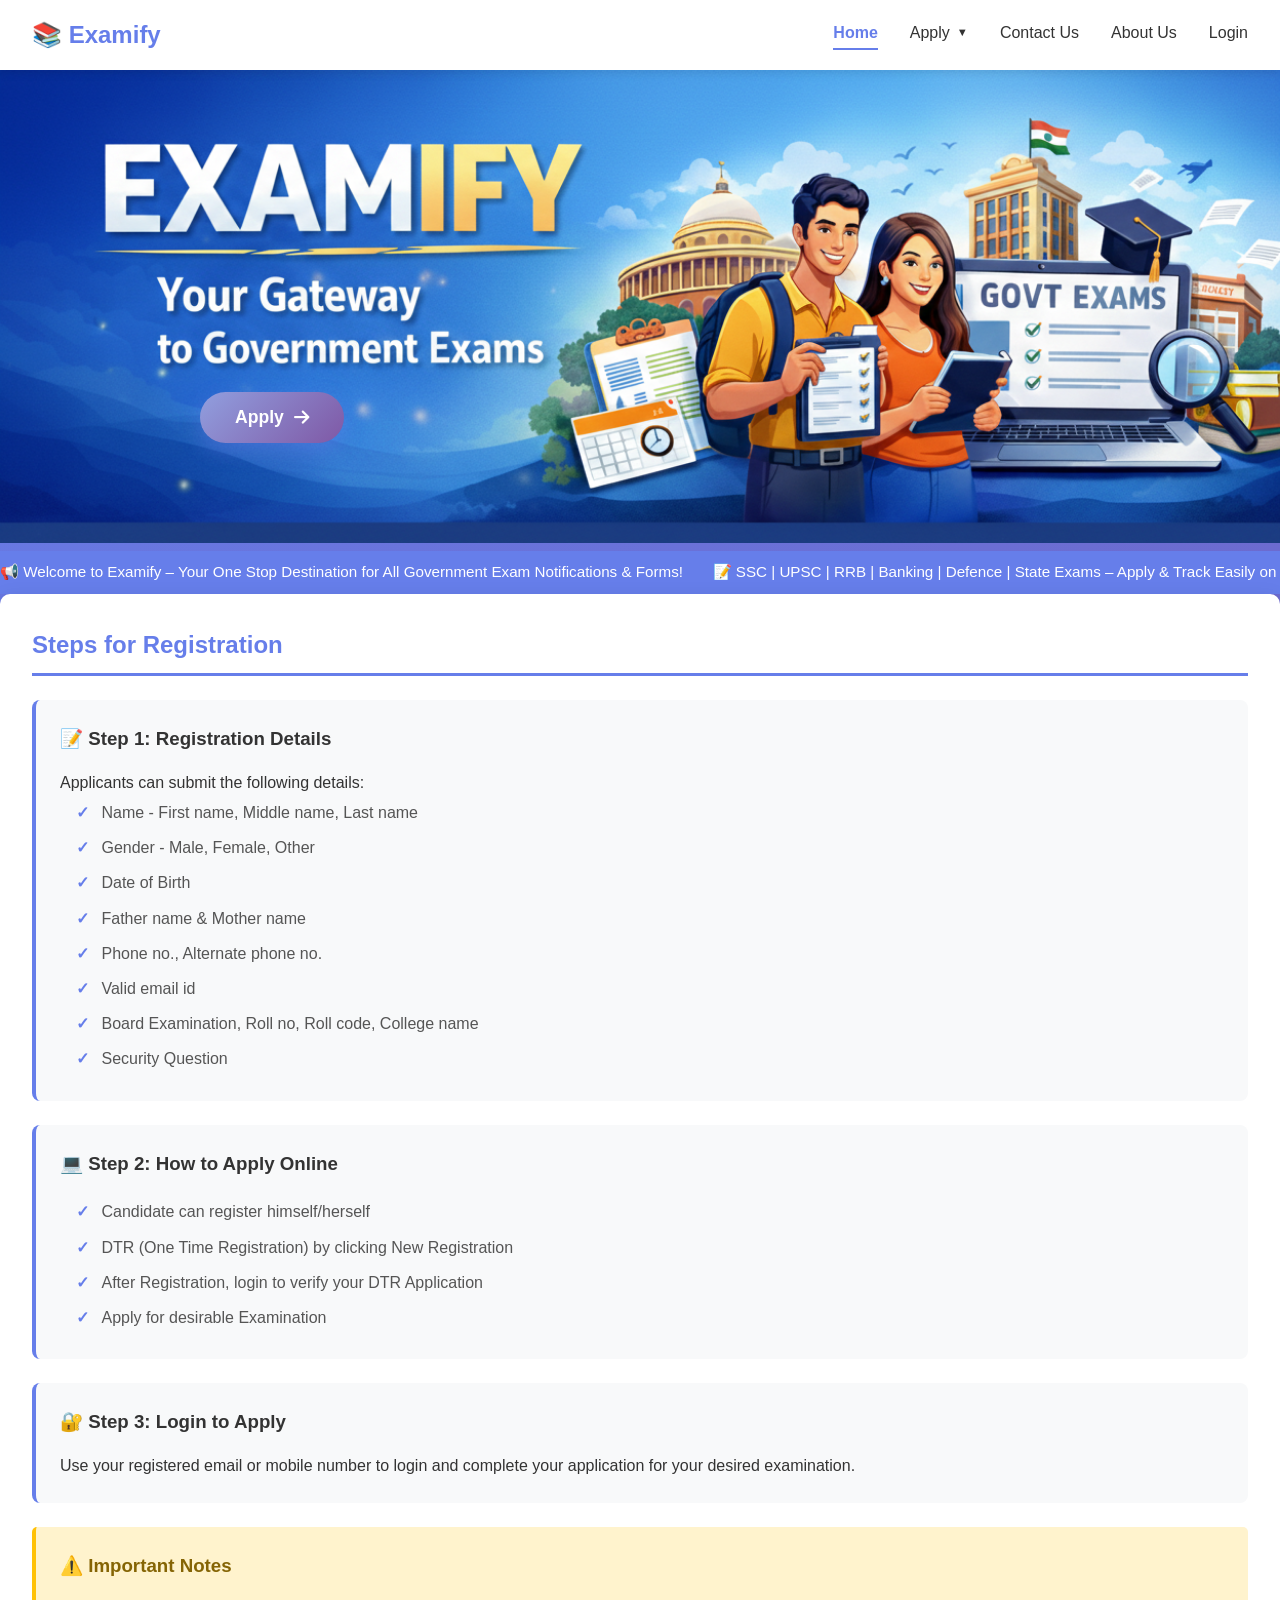
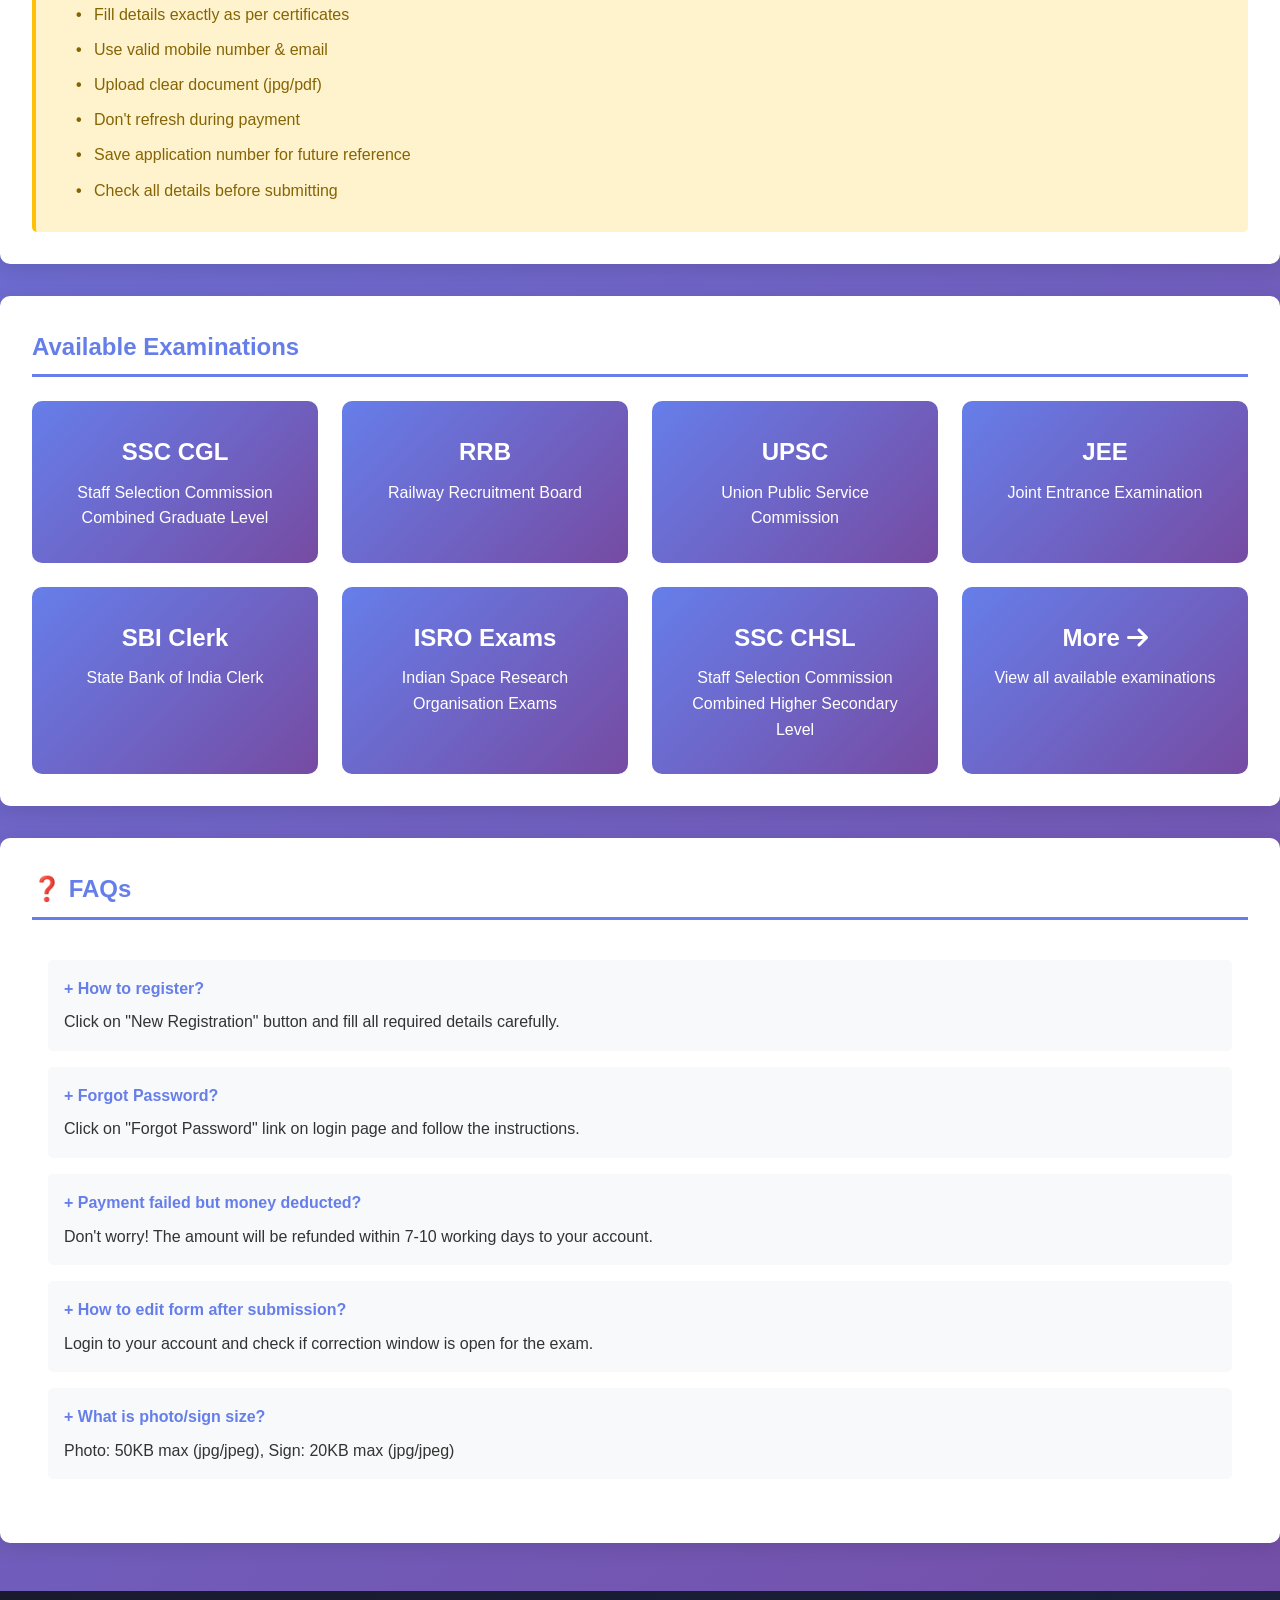
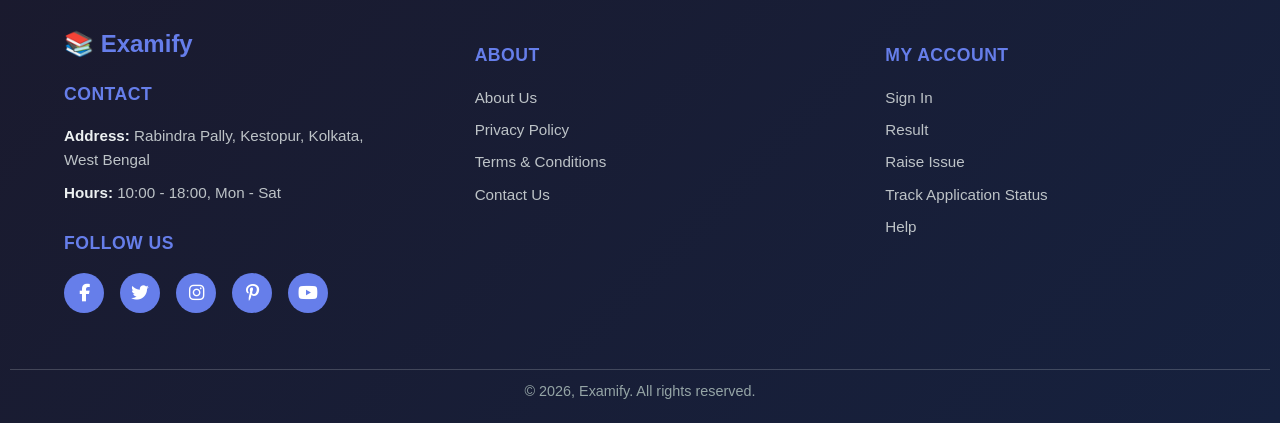
<file: index.html>
<!DOCTYPE html>
<html lang="en">

<head>
    <meta charset="UTF-8">
    <meta name="viewport" content="width=device-width, initial-scale=1.0">
    <link rel="stylesheet" href="shared.css">
    <link rel="stylesheet" href="home.css">
    <link rel="stylesheet" href="https://cdnjs.cloudflare.com/ajax/libs/font-awesome/6.7.2/css/all.min.css">
    <title>Examify</title>
    <style>
        /* Toast — defined here so it works even if shared.css has issues */
        .toast {
            position: fixed;
            bottom: 2rem;
            right: 2rem;
            background: #667eea;
            color: white;
            padding: 1rem 1.5rem;
            border-radius: 8px;
            font-size: 0.95rem;
            box-shadow: 0 5px 20px rgba(0,0,0,0.2);
            z-index: 9999;
            opacity: 0;
            transform: translateY(20px);
            transition: all 0.4s ease;
            pointer-events: none;
            min-width: 250px;
            text-align: center;
        }
        .toast.show    { opacity: 1; transform: translateY(0); }
        .toast.success { background: #27ae60; }
        .toast.error   { background: #e74c3c; }

        /* Back to top */
        .back-to-top {
            position: fixed;
            bottom: 2rem;
            left: 2rem;
            width: 44px;
            height: 44px;
            background: #667eea;
            color: white;
            border: none;
            border-radius: 50%;
            font-size: 1.2rem;
            cursor: pointer;
            display: none;
            align-items: center;
            justify-content: center;
            box-shadow: 0 4px 15px rgba(102,126,234,0.4);
            transition: all 0.3s;
            z-index: 999;
        }
        .back-to-top:hover   { background: #764ba2; transform: translateY(-3px); }
        .back-to-top.visible { display: flex; }

        /* Welcome bar when logged in */
        .welcome-bar {
            background: #27ae60;
            color: white;
            text-align: center;
            padding: 0.6rem 1rem;
            font-size: 0.92rem;
            font-weight: 500;
            display: none;
        }

        .welcome-bar.show {
            display: block;
        }

        .welcome-bar a {
            color: white;
            font-weight: 700;
            text-decoration: underline;
            margin-left: 1rem;
            cursor: pointer;
        }

        /* Marquee */
        .marquee-wrapper {
            overflow: hidden;
            background: #667eea;
            color: white;
            padding: 0.6rem 0;
            font-size: 0.95rem;
            font-weight: 500;
        }

        .marquee-track {
            display: flex;
            white-space: nowrap;
            animation: marquee-scroll 30s linear infinite;
        }

        .marquee-track:hover {
            animation-play-state: paused;
        }

        @keyframes marquee-scroll {
            from { transform: translateX(100vw); }
            to   { transform: translateX(-100%); }
        }
    </style>
</head>

<body>

    <!-- Welcome bar (shown when logged in) -->
    <div class="welcome-bar" id="welcomeBar">
        👋 Welcome back, <span id="welcomeName"></span>!
        <a onclick="logout()">Logout</a>
    </div>

    <!-- Header -->
    <div class="header">
        <div class="logo">📚 Examify</div>
        <div class="nav">
            <a href="index.html">Home</a>
            <div class="nav-dropdown">
    <a href="#">Apply <span class="drop-arrow">▼</span></a>
    <div class="dropdown-menu">
        <a class="dropdown-item" href="apply.html">
            <div class="drop-icon purple">📋</div>
            <div class="drop-text">
                <span class="drop-title">Apply for Examify</span>
                <span class="drop-sub">Fill our online application form</span>
            </div>
        </a>
        <div class="dropdown-divider"></div>
        <a class="dropdown-item" href="govexams.html">
            <div class="drop-icon green">🏛️</div>
            <div class="drop-text">
                <span class="drop-title">Government Exam Links</span>
                <span class="drop-sub">Go to official exam websites</span>
            </div>
        </a>
    </div>
</div>
            <a href="contact.html">Contact Us</a>
            <a href="aboutus.html">About Us</a>
            <a href="login.html" id="navLoginLink">Login</a>
        </div>
        <button class="hamburger" id="hamburger" onclick="toggleMenu()">
            <span></span><span></span><span></span>
        </button>
    </div>
    <nav class="mobile-nav" id="mobileNav">
        <a href="index.html">Home</a>
        <span class="mobile-apply-label">── Apply ──</span>
<a href="apply.html" class="mobile-apply-sub">📋 Apply for Examify</a>
<a href="govexams.html" class="mobile-apply-sub">🏛️ Government Exam Links</a>
        <a href="contact.html">Contact Us</a>
        <a href="aboutus.html">About Us</a>
        <a href="login.html" id="mobileLoginLink">Login</a>
    </nav>

    <!-- Banner -->
    <section class="banner">
        <img src="photo/banner1.png" alt="Examify Banner">
        <a href="apply.html">
            <button class="apply-btn">Apply <i class="fa-solid fa-arrow-right"></i></button>
        </a>
    </section>

    <!-- Marquee (CSS based — no deprecated tag) -->
    <div class="marquee-wrapper">
        <div class="marquee-track">
            📢 Welcome to Examify – Your One Stop Destination for All Government Exam Notifications &amp; Forms!
            &nbsp;&nbsp;&nbsp;&nbsp;&nbsp;
            📝 SSC | UPSC | RRB | Banking | Defence | State Exams – Apply &amp; Track Easily on Examify!
            &nbsp;&nbsp;&nbsp;&nbsp;&nbsp;
        </div>
    </div>

    <!-- Registration Steps -->
    <div class="section" id="registration">
        <h2>Steps for Registration</h2>
        <div class="registration-steps">

            <div class="step">
                <h3>📝 Step 1: Registration Details</h3>
                <p>Applicants can submit the following details:</p>
                <ul>
                    <li>Name - First name, Middle name, Last name</li>
                    <li>Gender - Male, Female, Other</li>
                    <li>Date of Birth</li>
                    <li>Father name &amp; Mother name</li>
                    <li>Phone no., Alternate phone no.</li>
                    <li>Valid email id</li>
                    <li>Board Examination, Roll no, Roll code, College name</li>
                    <li>Security Question</li>
                </ul>
            </div>

            <div class="step">
                <h3>💻 Step 2: How to Apply Online</h3>
                <ul>
                    <li>Candidate can register himself/herself</li>
                    <li>DTR (One Time Registration) by clicking New Registration</li>
                    <li>After Registration, login to verify your DTR Application</li>
                    <li>Apply for desirable Examination</li>
                </ul>
            </div>

            <div class="step">
                <h3>🔐 Step 3: Login to Apply</h3>
                <p>Use your registered email or mobile number to login and complete your application for your desired examination.</p>
            </div>

        </div>

        <div class="note-box">
            <h3>⚠️ Important Notes</h3>
            <ul>
                <li>Fill details exactly as per certificates</li>
                <li>Use valid mobile number &amp; email</li>
                <li>Upload clear document (jpg/pdf)</li>
                <li>Don't refresh during payment</li>
                <li>Save application number for future reference</li>
                <li>Check all details before submitting</li>
            </ul>
        </div>
    </div>

    <!-- Available Examinations -->
    <div class="section" id="exams">
        <h2>Available Examinations</h2>
        <div class="exam-grid">
            <div class="exam-card" onclick="window.location.href='apply.html'">
                <h3>SSC CGL</h3>
                <p>Staff Selection Commission Combined Graduate Level</p>
            </div>
            <div class="exam-card" onclick="window.location.href='apply.html'">
                <h3>RRB</h3>
                <p>Railway Recruitment Board</p>
            </div>
            <div class="exam-card" onclick="window.location.href='apply.html'">
                <h3>UPSC</h3>
                <p>Union Public Service Commission</p>
            </div>
            <div class="exam-card" onclick="window.location.href='apply.html'">
                <h3>JEE</h3>
                <p>Joint Entrance Examination</p>
            </div>
            <div class="exam-card" onclick="window.location.href='apply.html'">
                <h3>SBI Clerk</h3>
                <p>State Bank of India Clerk</p>
            </div>
            <div class="exam-card" onclick="window.location.href='apply.html'">
                <h3>ISRO Exams</h3>
                <p>Indian Space Research Organisation Exams</p>
            </div>
            <div class="exam-card" onclick="window.location.href='apply.html'">
                <h3>SSC CHSL</h3>
                <p>Staff Selection Commission Combined Higher Secondary Level</p>
            </div>
            <div class="exam-card" onclick="window.location.href='apply.html'">
                <h3>More <i class="fa-solid fa-arrow-right"></i></h3>
                <p>View all available examinations</p>
            </div>
        </div>
    </div>

    <!-- FAQs -->
    <div class="section" id="faq">
        <h2>❓ FAQs</h2>
        <div class="faq">
            <div class="faq-item">
                <strong>+ How to register?</strong>
                <p>Click on "New Registration" button and fill all required details carefully.</p>
            </div>
            <div class="faq-item">
                <strong>+ Forgot Password?</strong>
                <p>Click on "Forgot Password" link on login page and follow the instructions.</p>
            </div>
            <div class="faq-item">
                <strong>+ Payment failed but money deducted?</strong>
                <p>Don't worry! The amount will be refunded within 7-10 working days to your account.</p>
            </div>
            <div class="faq-item">
                <strong>+ How to edit form after submission?</strong>
                <p>Login to your account and check if correction window is open for the exam.</p>
            </div>
            <div class="faq-item">
                <strong>+ What is photo/sign size?</strong>
                <p>Photo: 50KB max (jpg/jpeg), Sign: 20KB max (jpg/jpeg)</p>
            </div>
        </div>
    </div>

    <!-- Footer -->
    <footer>
        <div class="footer-container">
            <div class="col">
                <div class="logo">📚 Examify</div>
                <h4>Contact</h4>
                <p><strong>Address:</strong> Rabindra Pally, Kestopur, Kolkata, West Bengal</p>
                <p><strong>Hours:</strong> 10:00 - 18:00, Mon - Sat</p>
                <div class="follow">
                    <h4>Follow Us</h4>
                    <div class="icon">
                        <i class="fab fa-facebook-f"></i>
                        <i class="fab fa-twitter"></i>
                        <i class="fab fa-instagram"></i>
                        <i class="fab fa-pinterest-p"></i>
                        <i class="fab fa-youtube"></i>
                    </div>
                </div>
            </div>

            <div class="col">
                <h4>About</h4>
                <a href="aboutus.html">About Us</a>
                <a href="#">Privacy Policy</a>
                <a href="#">Terms &amp; Conditions</a>
                <a href="contact.html">Contact Us</a>
            </div>

            <div class="col">
                <h4>My Account</h4>
                <a href="login.html">Sign In</a>
                <a href="#">Result</a>
                <a href="contact.html">Raise Issue</a>
                <a href="#">Track Application Status</a>
                <a href="contact.html">Help</a>
            </div>
        </div>

        <div class="copyright">
            <p>© 2026, Examify. All rights reserved.</p>
        </div>
    </footer>

    <!-- Back to top & Toast -->
    <button class="back-to-top" id="backToTop" onclick="window.scrollTo({top:0,behavior:'smooth'})">↑</button>
    <div class="toast" id="toast"></div>

    <script>

        // ── Hamburger ──
        function toggleMenu() {
            document.getElementById('hamburger').classList.toggle('open');
            document.getElementById('mobileNav').classList.toggle('open');
        }

        // ── Active nav link ──
        document.querySelectorAll('.nav a, .mobile-nav a').forEach(function(link) {
            if (link.href === window.location.href) {
                link.classList.add('active');
            }
        });

        // ── Back to top ──
        window.addEventListener('scroll', function() {
            var btn = document.getElementById('backToTop');
            if (window.scrollY > 300) btn.classList.add('visible');
            else btn.classList.remove('visible');
        });

        // ── Toast ──
        function showToast(message, type) {
            var toast = document.getElementById('toast');
            toast.textContent = message;
            toast.className = 'toast show ' + (type || '');
            setTimeout(function() {
                toast.className = 'toast';
            }, 3000);
        }

        // ── Show welcome bar if logged in ──
        var userStr = localStorage.getItem('examifyUser');
        if (userStr) {
            var user = JSON.parse(userStr);
            // show welcome bar
            document.getElementById('welcomeBar').classList.add('show');
            document.getElementById('welcomeName').textContent = user.name;
            // change Login link to Logout in nav
            document.getElementById('navLoginLink').textContent = 'Logout';
            document.getElementById('navLoginLink').href = '#';
            document.getElementById('navLoginLink').onclick = logout;
            document.getElementById('mobileLoginLink').textContent = 'Logout';
            document.getElementById('mobileLoginLink').href = '#';
            document.getElementById('mobileLoginLink').onclick = logout;
        }

        // ── Logout ──
        function logout() {
            localStorage.removeItem('examifyUser');
            showToast('Logged out successfully!', 'success');
            setTimeout(function() {
                window.location.reload();
            }, 1500);
        }

    </script>

</body>
</html>
</file>
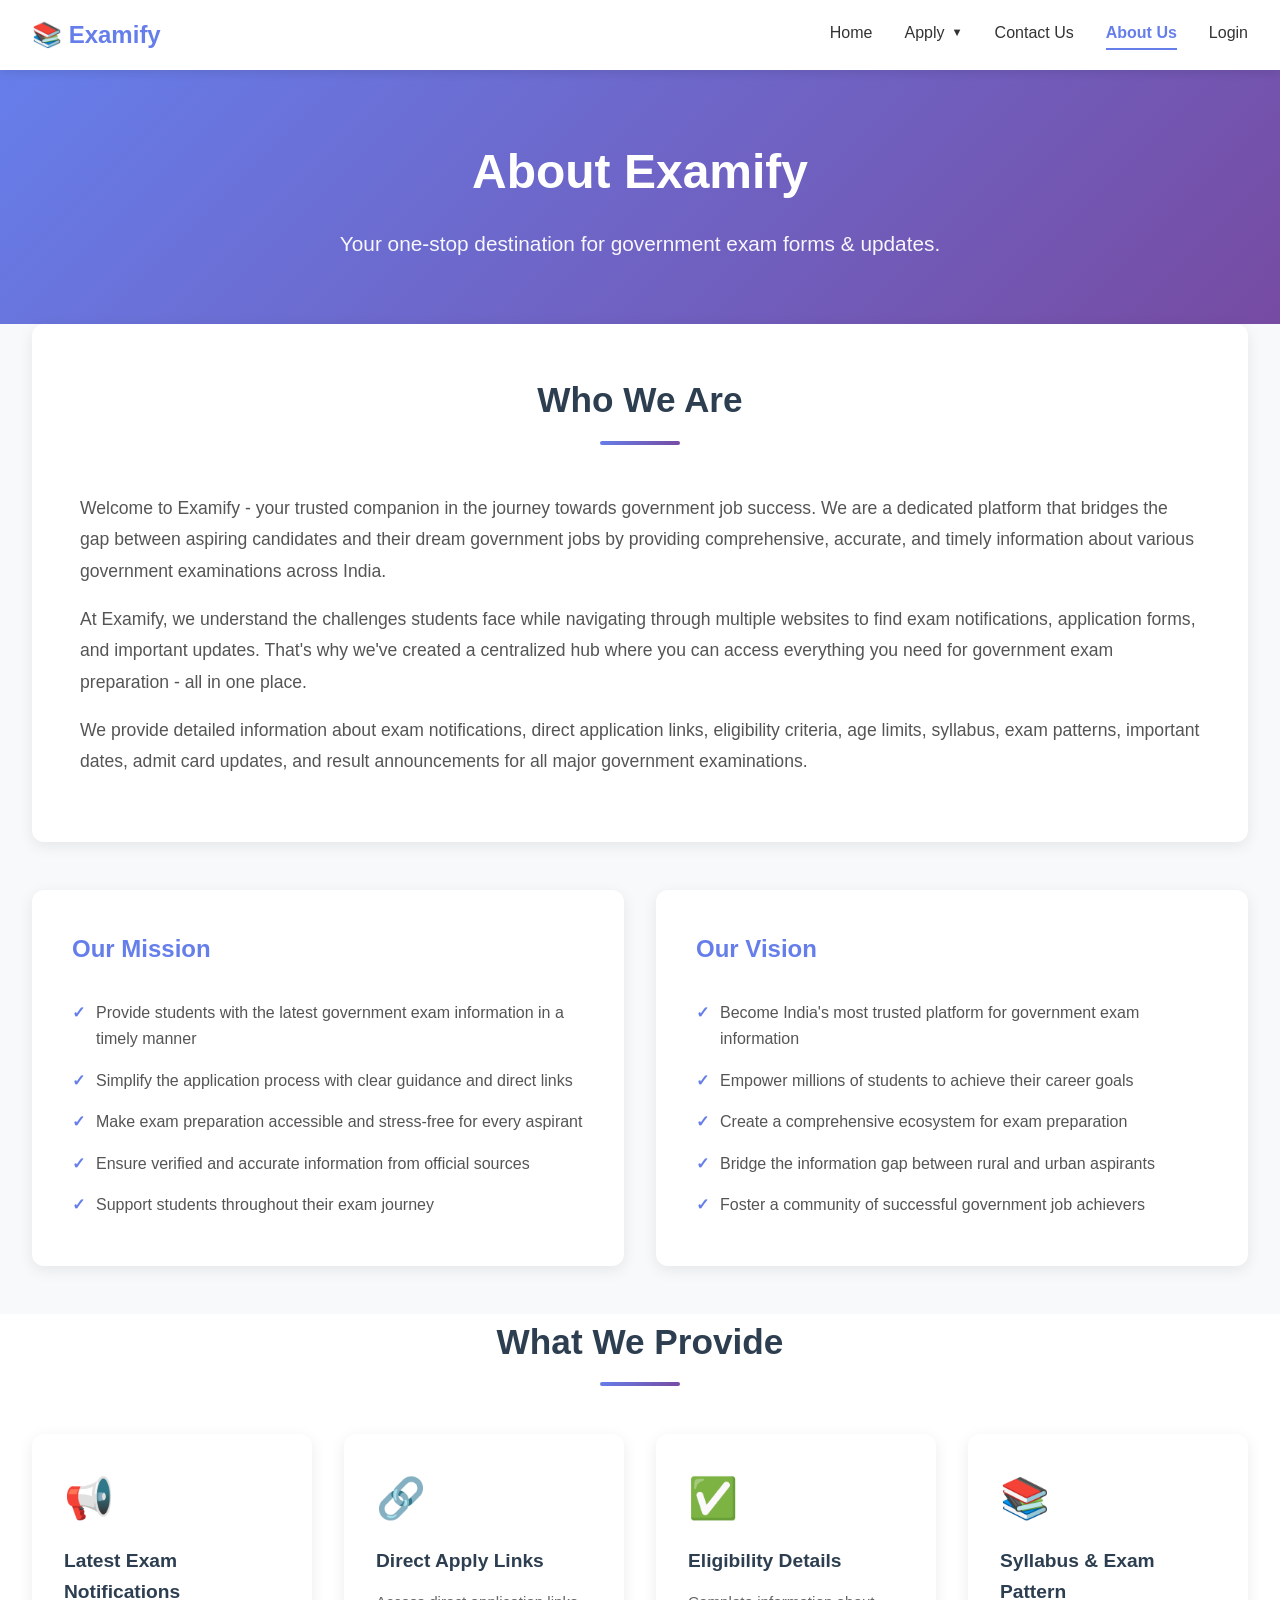
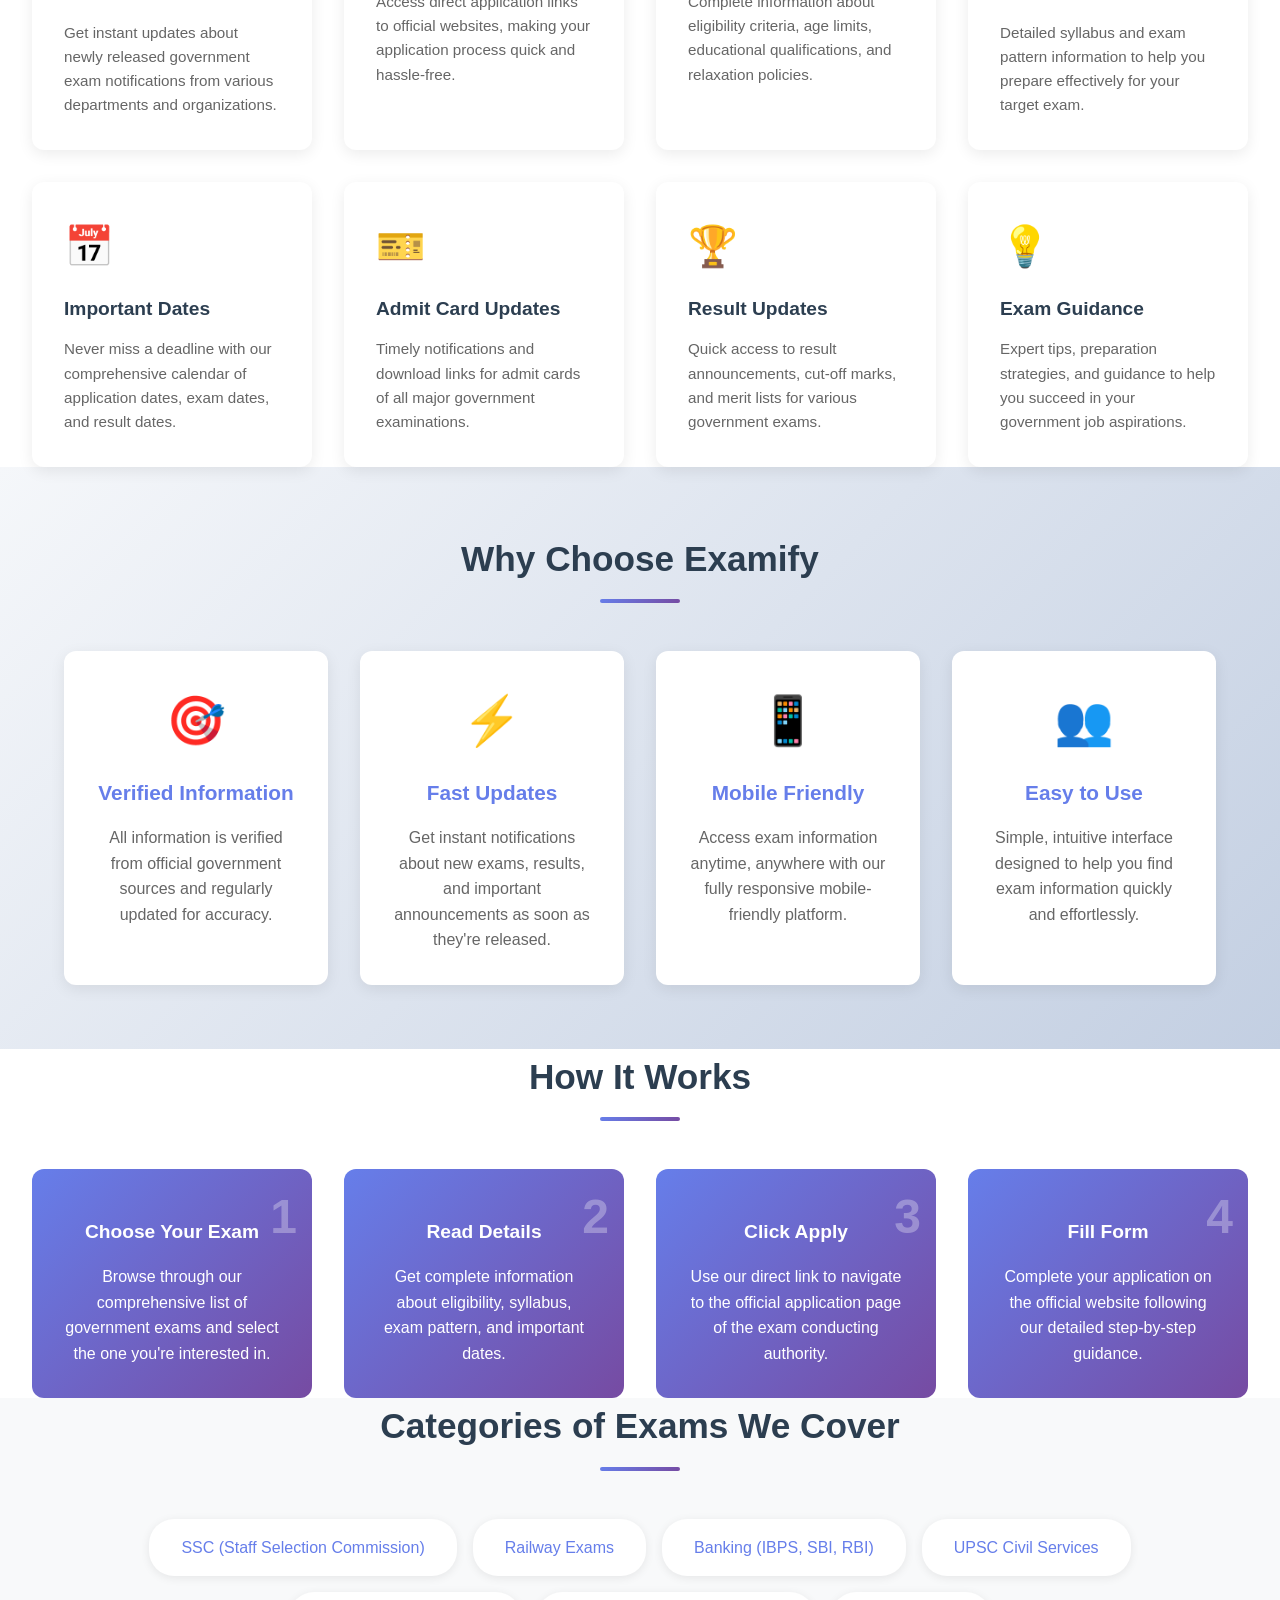
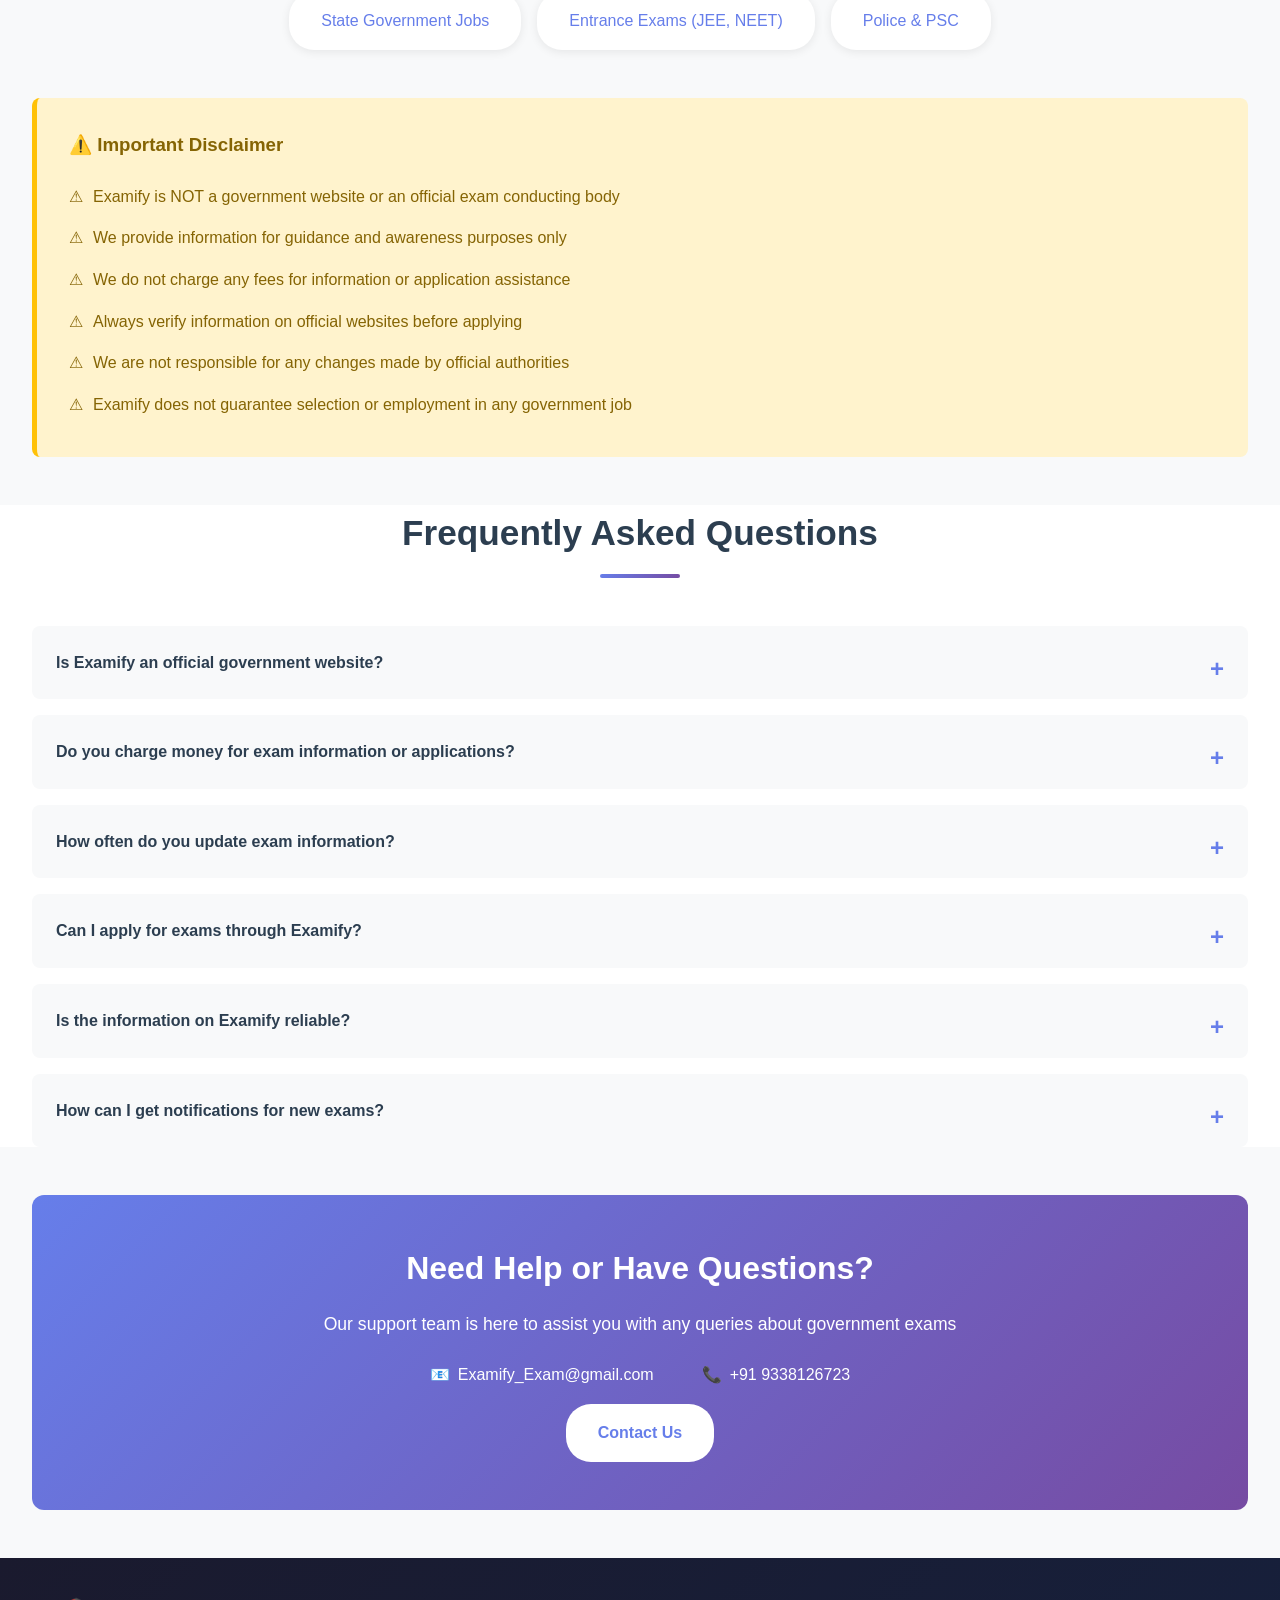
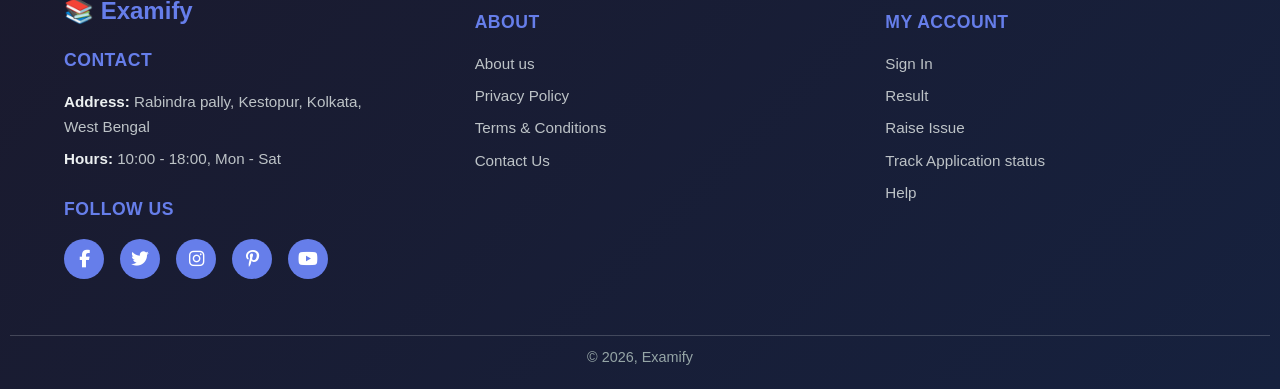
<file: aboutus.html>
<!DOCTYPE html>
<html lang="en">

<head>
    <meta charset="UTF-8">
    <meta name="viewport" content="width=device-width, initial-scale=1.0">
    <link rel="stylesheet" href="shared.css">
    <link rel="stylesheet" href="aboutus.css">
    <link rel="stylesheet" href="https://cdnjs.cloudflare.com/ajax/libs/font-awesome/6.7.2/css/all.min.css">

    <title>About Us - Examify</title>
</head>

<body>
        <div class="header">
    <div class="logo">📚 Examify</div>
    <div class="nav">
        <a href="index.html">Home</a>
        <div class="nav-dropdown">
    <a href="#">Apply <span class="drop-arrow">▼</span></a>
    <div class="dropdown-menu">
        <a class="dropdown-item" href="apply.html">
            <div class="drop-icon purple">📋</div>
            <div class="drop-text">
                <span class="drop-title">Apply for Examify</span>
                <span class="drop-sub">Fill our online application form</span>
            </div>
        </a>
        <div class="dropdown-divider"></div>
        <a class="dropdown-item" href="govexams.html">
            <div class="drop-icon green">🏛️</div>
            <div class="drop-text">
                <span class="drop-title">Government Exam Links</span>
                <span class="drop-sub">Go to official exam websites</span>
            </div>
        </a>
    </div>
</div>
        <a href="contact.html">Contact Us</a>
        <a href="aboutus.html">About Us</a>
        <a href="login.html">Login</a>
    </div>
    <button class="hamburger" id="hamburger" onclick="toggleMenu()">
        <span></span>
        <span></span>
        <span></span>
    </button>
</div>
<nav class="mobile-nav" id="mobileNav">
    <a href="index.html">Home</a>
    <span class="mobile-apply-label">── Apply ──</span>
<a href="apply.html" class="mobile-apply-sub">📋 Apply for Examify</a>
<a href="govexams.html" class="mobile-apply-sub">🏛️ Government Exam Links</a>
    <a href="contact.html">Contact Us</a>
    <a href="aboutus.html">About Us</a>
    <a href="login.html">Login</a>
</nav>

    <section class="hero">
        <h1>About Examify</h1>
        <p>Your one-stop destination for government exam forms & updates.</p>
    </section>

    <section>
        <div class="container">
            <div class="intro-section">
                <h2 class="section-title">Who We Are</h2>
                <p>Welcome to Examify - your trusted companion in the journey towards government job success. We are a
                    dedicated platform that bridges the gap between aspiring candidates and their dream government jobs
                    by providing comprehensive, accurate, and timely information about various government examinations
                    across India.</p>
                <p>At Examify, we understand the challenges students face while navigating through multiple websites to
                    find exam notifications, application forms, and important updates. That's why we've created a
                    centralized hub where you can access everything you need for government exam preparation - all in
                    one place.</p>
                <p>We provide detailed information about exam notifications, direct application links, eligibility
                    criteria, age limits, syllabus, exam patterns, important dates, admit card updates, and result
                    announcements for all major government examinations.</p>
            </div>

            <div class="mission-vision">
                <div class="mission-card">
                    <h3>Our Mission</h3>
                    <ul>
                        <li>Provide students with the latest government exam information in a timely manner</li>
                        <li>Simplify the application process with clear guidance and direct links</li>
                        <li>Make exam preparation accessible and stress-free for every aspirant</li>
                        <li>Ensure verified and accurate information from official sources</li>
                        <li>Support students throughout their exam journey</li>
                    </ul>
                </div>

                <div class="vision-card">
                    <h3>Our Vision</h3>
                    <ul>
                        <li>Become India's most trusted platform for government exam information</li>
                        <li>Empower millions of students to achieve their career goals</li>
                        <li>Create a comprehensive ecosystem for exam preparation</li>
                        <li>Bridge the information gap between rural and urban aspirants</li>
                        <li>Foster a community of successful government job achievers</li>
                    </ul>
                </div>
            </div>
        </div>
    </section>

    <section style="background: white;">
        <div class="container">
            <h2 class="section-title">What We Provide</h2>
            <div class="services-grid">
                <div class="service-card">
                    <div class="service-icon">📢</div>
                    <h3>Latest Exam Notifications</h3>
                    <p>Get instant updates about newly released government exam notifications from various departments
                        and organizations.</p>
                </div>

                <div class="service-card">
                    <div class="service-icon">🔗</div>
                    <h3>Direct Apply Links</h3>
                    <p>Access direct application links to official websites, making your application process quick and
                        hassle-free.</p>
                </div>

                <div class="service-card">
                    <div class="service-icon">✅</div>
                    <h3>Eligibility Details</h3>
                    <p>Complete information about eligibility criteria, age limits, educational qualifications, and
                        relaxation policies.</p>
                </div>

                <div class="service-card">
                    <div class="service-icon">📚</div>
                    <h3>Syllabus & Exam Pattern</h3>
                    <p>Detailed syllabus and exam pattern information to help you prepare effectively for your target
                        exam.</p>
                </div>

                <div class="service-card">
                    <div class="service-icon">📅</div>
                    <h3>Important Dates</h3>
                    <p>Never miss a deadline with our comprehensive calendar of application dates, exam dates, and
                        result dates.</p>
                </div>

                <div class="service-card">
                    <div class="service-icon">🎫</div>
                    <h3>Admit Card Updates</h3>
                    <p>Timely notifications and download links for admit cards of all major government examinations.</p>
                </div>

                <div class="service-card">
                    <div class="service-icon">🏆</div>
                    <h3>Result Updates</h3>
                    <p>Quick access to result announcements, cut-off marks, and merit lists for various government
                        exams.</p>
                </div>

                <div class="service-card">
                    <div class="service-icon">💡</div>
                    <h3>Exam Guidance</h3>
                    <p>Expert tips, preparation strategies, and guidance to help you succeed in your government job
                        aspirations.</p>
                </div>
            </div>
        </div>
    </section>

    <section class="why-choose">
        <div class="container">
            <h2 class="section-title">Why Choose Examify</h2>
            <div class="features-grid">
                <div class="feature-box">
                    <div style="font-size: 3rem;">🎯</div>
                    <h4>Verified Information</h4>
                    <p>All information is verified from official government sources and regularly updated for accuracy.
                    </p>
                </div>

                <div class="feature-box">
                    <div style="font-size: 3rem;">⚡</div>
                    <h4>Fast Updates</h4>
                    <p>Get instant notifications about new exams, results, and important announcements as soon as
                        they're released.</p>
                </div>

                <div class="feature-box">
                    <div style="font-size: 3rem;">📱</div>
                    <h4>Mobile Friendly</h4>
                    <p>Access exam information anytime, anywhere with our fully responsive mobile-friendly platform.</p>
                </div>

                <div class="feature-box">
                    <div style="font-size: 3rem;">👥</div>
                    <h4>Easy to Use</h4>
                    <p>Simple, intuitive interface designed to help you find exam information quickly and effortlessly.
                    </p>
                </div>
            </div>
        </div>
    </section>

    <section class="how-it-works">
        <div class="container">
            <h2 class="section-title">How It Works</h2>
            <div class="steps-container">
                <div class="step-card">
                    <div class="step-number">1</div>
                    <h4>Choose Your Exam</h4>
                    <p>Browse through our comprehensive list of government exams and select the one you're interested
                        in.</p>
                </div>

                <div class="step-card">
                    <div class="step-number">2</div>
                    <h4>Read Details</h4>
                    <p>Get complete information about eligibility, syllabus, exam pattern, and important dates.</p>
                </div>

                <div class="step-card">
                    <div class="step-number">3</div>
                    <h4>Click Apply</h4>
                    <p>Use our direct link to navigate to the official application page of the exam conducting
                        authority.</p>
                </div>

                <div class="step-card">
                    <div class="step-number">4</div>
                    <h4>Fill Form</h4>
                    <p>Complete your application on the official website following our detailed step-by-step guidance.
                    </p>
                </div>
            </div>
        </div>
    </section>

    <section class="categories-section">
        <div class="container">
            <h2 class="section-title">Categories of Exams We Cover</h2>
            <div class="categories-grid">
                <div class="category-tag">SSC (Staff Selection Commission)</div>
                <div class="category-tag">Railway Exams</div>
                <div class="category-tag">Banking (IBPS, SBI, RBI)</div>
                <div class="category-tag">UPSC Civil Services</div>
                <div class="category-tag">State Government Jobs</div>
                <div class="category-tag">Entrance Exams (JEE, NEET)</div>
                <div class="category-tag">Police & PSC</div>
            </div>
        </div>
    </section>

    <section>
        <div class="container">
            <div class="disclaimer">
                <h3>⚠️ Important Disclaimer</h3>
                <ul>
                    <li>Examify is NOT a government website or an official exam conducting body</li>
                    <li>We provide information for guidance and awareness purposes only</li>
                    <li>We do not charge any fees for information or application assistance</li>
                    <li>Always verify information on official websites before applying</li>
                    <li>We are not responsible for any changes made by official authorities</li>
                    <li>Examify does not guarantee selection or employment in any government job</li>
                </ul>
            </div>
        </div>
    </section>

    <section class="faq-section">
        <div class="container">
            <h2 class="section-title">Frequently Asked Questions</h2>

            <div class="faq-item">
                <div class="faq-question">Is Examify an official government website?</div>
                <div class="faq-answer">No, Examify is not a government website. We are an independent information
                    portal that provides guidance about various government exams. You can also fill out exam forms
                    through Examify. Our website is officially partnered with government websites.</div>
            </div>

            <div class="faq-item">
                <div class="faq-question">Do you charge money for exam information or applications?</div>
                <div class="faq-answer">No, Examify is completely free to use. We do not charge any fees for providing
                    exam information, notifications, or guidance. However, application fees (if any) are as per the
                    official exam conducting authority.</div>
            </div>

            <div class="faq-item">
                <div class="faq-question">How often do you update exam information?</div>
                <div class="faq-answer">We update our platform multiple times daily to ensure you get the latest
                    information as soon as it's released by official authorities. Our team continuously monitors
                    official websites for new notifications and updates.</div>
            </div>

            <div class="faq-item">
                <div class="faq-question">Can I apply for exams through Examify?</div>
                <div class="faq-answer">You can also fill out exam forms through Examify. Our website is officially
                    partnered with government website.</div>
            </div>

            <div class="faq-item">
                <div class="faq-question">Is the information on Examify reliable?</div>
                <div class="faq-answer">Yes, we verify all information from official government sources before
                    publishing. However, we always recommend cross-checking important details on the official website
                    before making any decisions.</div>
            </div>

            <div class="faq-item">
                <div class="faq-question">How can I get notifications for new exams?</div>
                <div class="faq-answer">You can bookmark our website and visit regularly for updates. We also recommend
                    following us on social media for instant notifications about new exam announcements.</div>
            </div>
        </div>
    </section>

    <section>
        <div class="container">
            <div class="contact-cta">
                <h3>Need Help or Have Questions?</h3>
                <p>Our support team is here to assist you with any queries about government exams</p>
                <div class="contact-info">
                    <div class="contact-item">
                        <span>📧</span>
                        <span>Examify_Exam@gmail.com</span>
                    </div>
                    <div class="contact-item">
                        <span>📞</span>
                        <span>+91 9338126723</span>
                    </div>
                </div>
                <a href="contact.html" class="cta-button">Contact Us</a>
            </div>
        </div>
    </section>

    <footer>
        <div class="footer-container">
            <div class="col">
                <div class="logo">📚 Examify</div>
                <h4>Contact</h4>
                <p><strong>Address:</strong> Rabindra pally, Kestopur, Kolkata, West Bengal</p>
                <p><strong>Hours:</strong> 10:00 - 18:00, Mon - Sat</p>

                <div class="follow">
                    <h4>Follow Us</h4>
                    <div class="icon">
                        <i class="fab fa-facebook-f"></i>
                        <i class="fab fa-twitter"></i>
                        <i class="fab fa-instagram"></i>
                        <i class="fab fa-pinterest-p"></i>
                        <i class="fab fa-youtube"></i>
                    </div>
                </div>
            </div>

            <div class="col">
                <h4>About</h4>
                <a href="#">About us</a>
                <a href="#">Privacy Policy</a>
                <a href="#">Terms & Conditions</a>
                <a href="#">Contact Us</a>
            </div>

            <div class="col">
                <h4>My Account</h4>
                <a href="login.html">Sign In</a>
                <a href="#">Result</a>
                <a href="#">Raise Issue</a>
                <a href="#">Track Application status</a>
                <a href="#">Help</a>
            </div>
        </div>

        <div class="copyright">
            <p>© 2026, Examify</p>
        </div>
    </footer>

    <button class="back-to-top" id="backToTop" onclick="window.scrollTo({top:0,behavior:'smooth'})">↑</button>
<div class="toast" id="toast"></div>

<script>
    // ── Hamburger menu ──
    function toggleMenu() {
        document.getElementById('hamburger').classList.toggle('open');
        document.getElementById('mobileNav').classList.toggle('open');
    }

    // ── Active nav link ──
    const links = document.querySelectorAll('.nav a, .mobile-nav a');
    links.forEach(link => {
        if (link.href === window.location.href) link.classList.add('active');
    });

    // ── Back to top ──
    window.addEventListener('scroll', () => {
        const btn = document.getElementById('backToTop');
        if (window.scrollY > 300) btn.classList.add('visible');
        else btn.classList.remove('visible');
    });

    // ── Toast ──
    function showToast(message, type = '') {
        const toast = document.getElementById('toast');
        toast.textContent = message;
        toast.className = 'toast show ' + type;
        setTimeout(() => { toast.className = 'toast'; }, 3000);
    }

    // ── FAQ Toggle ──
    document.querySelectorAll('.faq-question').forEach(question => {
        question.addEventListener('click', () => {
            const faqItem = question.parentElement;
            faqItem.classList.toggle('active');
        });
    });
</script>
</body>

</html>
</file>
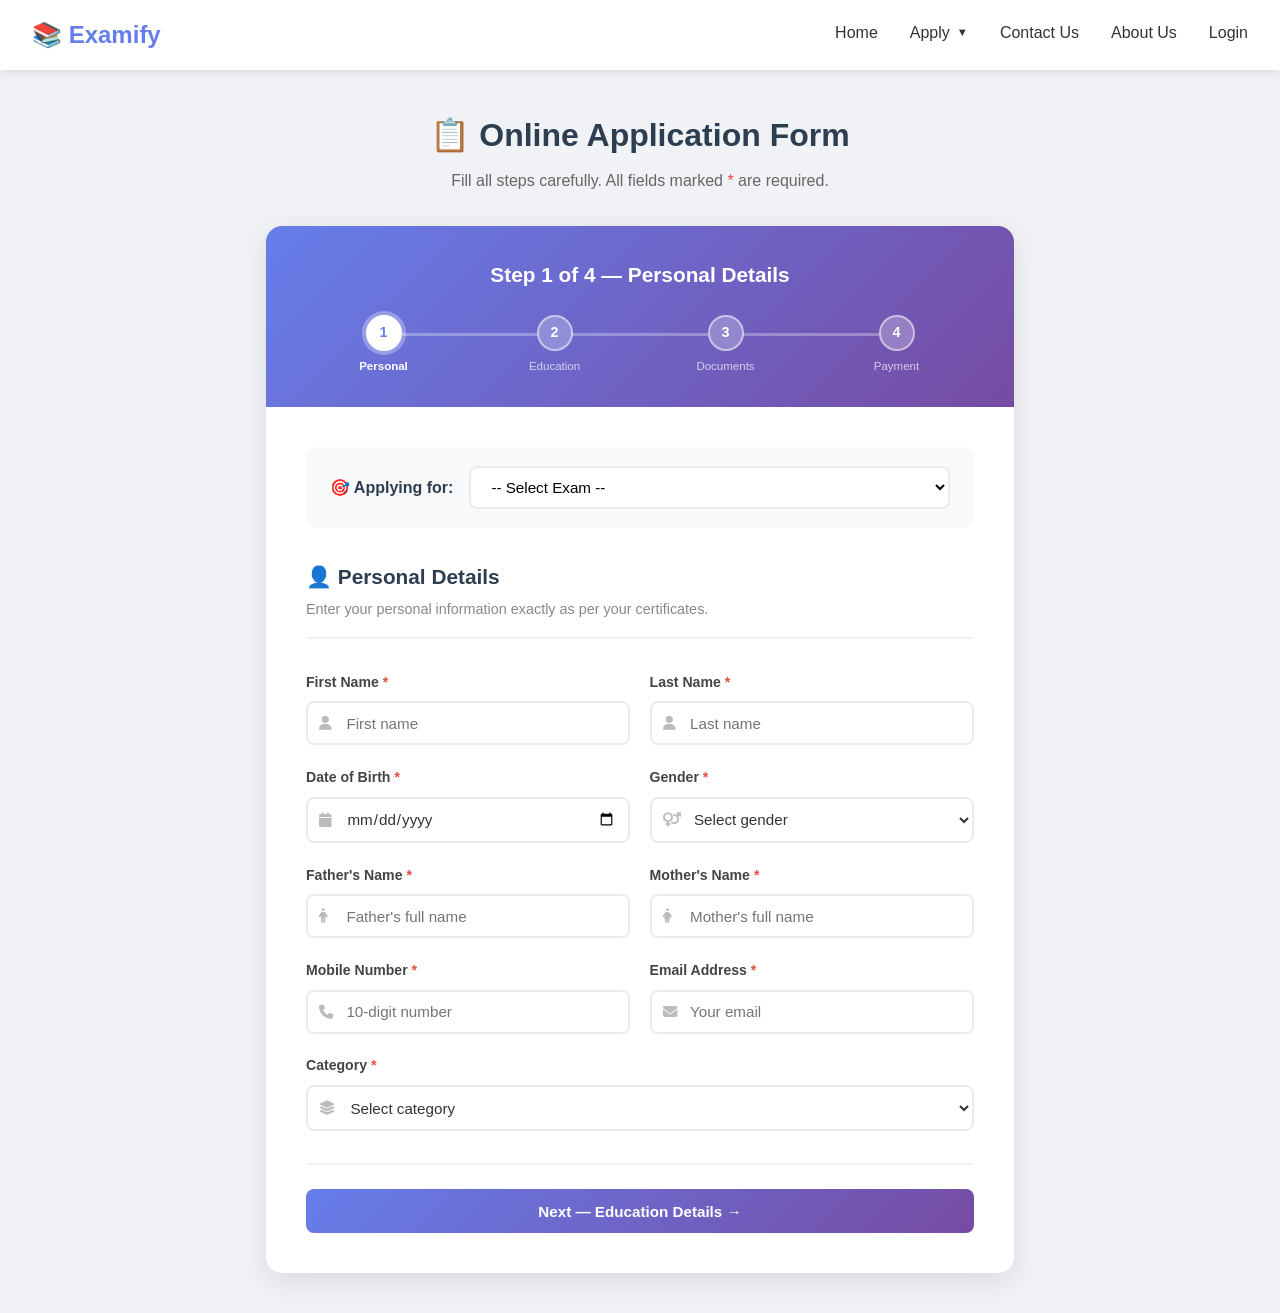
<file: apply.html>
<!DOCTYPE html>
<html lang="en">

<head>
    <meta charset="UTF-8">
    <meta name="viewport" content="width=device-width, initial-scale=1.0">
    <link rel="stylesheet" href="shared.css">
    <link rel="stylesheet" href="https://cdnjs.cloudflare.com/ajax/libs/font-awesome/6.7.2/css/all.min.css">
    <title>Apply - Examify</title>
    <style>
        body {
            background: #f0f2f5;
            min-height: 100vh;
        }

        .page-wrapper {
            max-width: 780px;
            margin: 2.5rem auto;
            padding: 0 1rem;
        }

        .page-title {
            text-align: center;
            margin-bottom: 2rem;
        }

        .page-title h1 {
            font-size: 2rem;
            color: #2c3e50;
            margin-bottom: 0.4rem;
        }

        .page-title p {
            color: #666;
        }

        /* ── Wizard Card ── */
        .wizard-card {
            background: white;
            border-radius: 16px;
            box-shadow: 0 8px 30px rgba(0,0,0,0.1);
            overflow: hidden;
        }

        /* ── Progress Bar Header ── */
        .wizard-header {
            background: linear-gradient(135deg, #667eea 0%, #764ba2 100%);
            padding: 2rem;
        }

        .wizard-header h2 {
            color: white;
            font-size: 1.3rem;
            margin-bottom: 1.5rem;
            text-align: center;
        }

        /* step dots + line */
        .progress-steps {
            display: flex;
            align-items: center;
            justify-content: center;
            gap: 0;
        }

        .progress-step {
            display: flex;
            flex-direction: column;
            align-items: center;
            gap: 6px;
            position: relative;
            flex: 1;
        }

        /* connecting line between dots */
        .progress-step:not(:last-child)::after {
            content: '';
            position: absolute;
            top: 18px;
            left: 60%;
            width: 80%;
            height: 3px;
            background: rgba(255,255,255,0.3);
            transition: background 0.4s;
        }

        .progress-step.done:not(:last-child)::after {
            background: white;
        }

        .step-bubble {
            width: 36px;
            height: 36px;
            border-radius: 50%;
            background: rgba(255,255,255,0.25);
            border: 2px solid rgba(255,255,255,0.5);
            color: white;
            display: flex;
            align-items: center;
            justify-content: center;
            font-weight: 700;
            font-size: 0.9rem;
            transition: all 0.4s;
            z-index: 1;
        }

        .progress-step.active .step-bubble {
            background: white;
            color: #667eea;
            border-color: white;
            box-shadow: 0 0 0 4px rgba(255,255,255,0.3);
        }

        .progress-step.done .step-bubble {
            background: #27ae60;
            border-color: #27ae60;
        }

        .step-name {
            font-size: 0.72rem;
            color: rgba(255,255,255,0.7);
            font-weight: 500;
            text-align: center;
        }

        .progress-step.active .step-name {
            color: white;
            font-weight: 700;
        }

        .progress-step.done .step-name {
            color: rgba(255,255,255,0.9);
        }

        /* ── Wizard Body ── */
        .wizard-body {
            padding: 2.5rem;
        }

        /* panels */
        .panel {
            display: none;
            animation: fadeIn 0.3s ease;
        }

        .panel.active {
            display: block;
        }

        @keyframes fadeIn {
            from { opacity: 0; transform: translateX(20px); }
            to   { opacity: 1; transform: translateX(0); }
        }

        .panel-title {
            font-size: 1.3rem;
            font-weight: 700;
            color: #2c3e50;
            margin-bottom: 0.3rem;
        }

        .panel-subtitle {
            color: #888;
            font-size: 0.9rem;
            margin-bottom: 2rem;
            padding-bottom: 1rem;
            border-bottom: 2px solid #f0f2f5;
        }

        /* form groups */
        .form-row {
            display: grid;
            grid-template-columns: 1fr 1fr;
            gap: 1.2rem;
        }

        .form-group {
            margin-bottom: 1.3rem;
        }

        .form-group.full {
            grid-column: 1 / -1;
        }

        .form-group label {
            display: block;
            font-weight: 600;
            color: #444;
            margin-bottom: 0.5rem;
            font-size: 0.88rem;
        }

        .form-group label span {
            color: #e74c3c;
        }

        .input-wrap {
            position: relative;
        }

        .input-wrap i {
            position: absolute;
            left: 13px;
            top: 50%;
            transform: translateY(-50%);
            color: #bbb;
            font-size: 0.9rem;
        }

        .input-wrap input,
        .input-wrap select,
        .input-wrap textarea {
            width: 100%;
            padding: 0.72rem 0.75rem 0.72rem 2.4rem;
            border: 2px solid #e9ecef;
            border-radius: 8px;
            font-size: 0.95rem;
            font-family: inherit;
            color: #333;
            background: white;
            transition: border-color 0.3s, box-shadow 0.3s;
            outline: none;
        }

        .input-wrap textarea {
            resize: vertical;
            min-height: 80px;
            padding-top: 0.72rem;
        }

        .input-wrap input:focus,
        .input-wrap select:focus,
        .input-wrap textarea:focus {
            border-color: #667eea;
            box-shadow: 0 0 0 3px rgba(102,126,234,0.12);
        }

        .error-msg {
            color: #e74c3c;
            font-size: 0.8rem;
            margin-top: 0.3rem;
            display: none;
        }

        .error-msg.show {
            display: block;
        }

        /* file upload */
        .file-upload {
            border: 2px dashed #d0d5dd;
            border-radius: 8px;
            padding: 1.2rem;
            text-align: center;
            cursor: pointer;
            transition: all 0.3s;
            background: #fafafa;
        }

        .file-upload:hover {
            border-color: #667eea;
            background: #f0f2ff;
        }

        .file-upload input[type="file"] {
            display: none;
        }

        .file-upload i {
            font-size: 1.5rem;
            color: #667eea;
            margin-bottom: 0.5rem;
            display: block;
        }

        .file-upload p {
            font-size: 0.85rem;
            color: #666;
            margin: 0;
        }

        .file-upload .file-name {
            font-size: 0.82rem;
            color: #27ae60;
            margin-top: 0.4rem;
            font-weight: 600;
        }

        /* payment options */
        .payment-grid {
            display: grid;
            grid-template-columns: repeat(auto-fit, minmax(130px, 1fr));
            gap: 1rem;
            margin-bottom: 1.5rem;
        }

        .payment-option {
            border: 2px solid #e9ecef;
            border-radius: 10px;
            padding: 1rem;
            text-align: center;
            cursor: pointer;
            transition: all 0.3s;
        }

        .payment-option:hover {
            border-color: #667eea;
            background: #f0f2ff;
        }

        .payment-option.selected {
            border-color: #667eea;
            background: #f0f2ff;
        }

        .payment-option i {
            font-size: 1.6rem;
            color: #667eea;
            margin-bottom: 0.4rem;
            display: block;
        }

        .payment-option p {
            font-size: 0.82rem;
            font-weight: 600;
            color: #444;
            margin: 0;
        }

        /* fee box */
        .fee-box {
            background: linear-gradient(135deg, #667eea 0%, #764ba2 100%);
            color: white;
            border-radius: 10px;
            padding: 1.2rem 1.5rem;
            display: flex;
            justify-content: space-between;
            align-items: center;
            margin-bottom: 1.5rem;
        }

        .fee-box h4 {
            margin: 0 0 0.2rem;
            font-size: 0.9rem;
            opacity: 0.9;
        }

        .fee-box .amount {
            font-size: 1.8rem;
            font-weight: 700;
        }

        .fee-box .exam-name-fee {
            font-size: 0.82rem;
            opacity: 0.8;
        }

        /* declaration box */
        .declaration {
            background: #fffbeb;
            border-left: 4px solid #f59e0b;
            border-radius: 0 8px 8px 0;
            padding: 1rem 1.2rem;
            margin-bottom: 1.5rem;
            font-size: 0.88rem;
            color: #78350f;
            line-height: 1.7;
        }

        .checkbox-wrap {
            display: flex;
            align-items: flex-start;
            gap: 0.6rem;
            margin-bottom: 1rem;
        }

        .checkbox-wrap input[type="checkbox"] {
            margin-top: 3px;
            accent-color: #667eea;
            width: 16px;
            height: 16px;
            cursor: pointer;
            flex-shrink: 0;
        }

        .checkbox-wrap label {
            font-size: 0.88rem;
            color: #555;
            cursor: pointer;
            line-height: 1.5;
        }

        /* nav buttons */
        .btn-group {
            display: flex;
            gap: 1rem;
            margin-top: 2rem;
            padding-top: 1.5rem;
            border-top: 2px solid #f0f2f5;
        }

        .btn-back {
            padding: 0.85rem 1.8rem;
            background: white;
            border: 2px solid #667eea;
            color: #667eea;
            border-radius: 8px;
            font-size: 0.95rem;
            font-weight: 600;
            cursor: pointer;
            font-family: inherit;
            transition: all 0.3s;
        }

        .btn-back:hover {
            background: #f0f2ff;
        }

        .btn-next {
            flex: 1;
            padding: 0.85rem;
            background: linear-gradient(135deg, #667eea 0%, #764ba2 100%);
            color: white;
            border: none;
            border-radius: 8px;
            font-size: 0.95rem;
            font-weight: 600;
            cursor: pointer;
            font-family: inherit;
            transition: all 0.3s;
        }

        .btn-next:hover {
            transform: translateY(-2px);
            box-shadow: 0 8px 20px rgba(102,126,234,0.4);
        }

        .btn-next:disabled {
            opacity: 0.6;
            cursor: not-allowed;
            transform: none;
        }

        .spinner {
            display: inline-block;
            width: 15px;
            height: 15px;
            border: 2px solid rgba(255,255,255,0.4);
            border-top-color: white;
            border-radius: 50%;
            animation: spin 0.7s linear infinite;
            vertical-align: middle;
            margin-right: 6px;
        }

        @keyframes spin { to { transform: rotate(360deg); } }

        /* exam selector on top */
        .exam-selector {
            background: #f8f9fa;
            border-radius: 12px;
            padding: 1.2rem 1.5rem;
            margin-bottom: 2rem;
            display: flex;
            align-items: center;
            gap: 1rem;
            flex-wrap: wrap;
        }

        .exam-selector label {
            font-weight: 700;
            color: #2c3e50;
            white-space: nowrap;
        }

        .exam-selector select {
            flex: 1;
            padding: 0.6rem 1rem;
            border: 2px solid #e9ecef;
            border-radius: 8px;
            font-size: 0.95rem;
            font-family: inherit;
            outline: none;
            background: white;
            transition: border-color 0.3s;
            min-width: 200px;
        }

        .exam-selector select:focus {
            border-color: #667eea;
        }

        @media (max-width: 600px) {
            .form-row { grid-template-columns: 1fr; }
            .wizard-body { padding: 1.5rem; }
            .wizard-header { padding: 1.5rem 1rem; }
            .btn-group { flex-direction: column; }
            .btn-back { order: 2; }
        }
    </style>
</head>

<body>

    <!-- Header -->
    <div class="header">
        <div class="logo">📚 Examify</div>
        <div class="nav">
            <a href="index.html">Home</a>
            <div class="nav-dropdown">
    <a href="#">Apply <span class="drop-arrow">▼</span></a>
    <div class="dropdown-menu">
        <a class="dropdown-item" href="apply.html">
            <div class="drop-icon purple">📋</div>
            <div class="drop-text">
                <span class="drop-title">Apply for Examify</span>
                <span class="drop-sub">Fill our online application form</span>
            </div>
        </a>
        <div class="dropdown-divider"></div>
        <a class="dropdown-item" href="govexams.html">
            <div class="drop-icon green">🏛️</div>
            <div class="drop-text">
                <span class="drop-title">Government Exam Links</span>
                <span class="drop-sub">Go to official exam websites</span>
            </div>
        </a>
    </div>
</div>
            <a href="contact.html">Contact Us</a>
            <a href="aboutus.html">About Us</a>
            <a href="login.html">Login</a>
        </div>
        <button class="hamburger" id="hamburger" onclick="toggleMenu()">
            <span></span><span></span><span></span>
        </button>
    </div>
    <nav class="mobile-nav" id="mobileNav">
        <a href="index.html">Home</a>
        <span class="mobile-apply-label">── Apply ──</span>
<a href="apply.html" class="mobile-apply-sub">📋 Apply for Examify</a>
<a href="govexams.html" class="mobile-apply-sub">🏛️ Government Exam Links</a>
        <a href="contact.html">Contact Us</a>
        <a href="aboutus.html">About Us</a>
        <a href="login.html">Login</a>
    </nav>

    <div class="page-wrapper">

        <div class="page-title">
            <h1>📋 Online Application Form</h1>
            <p>Fill all steps carefully. All fields marked <span style="color:#e74c3c">*</span> are required.</p>
        </div>

        <div class="wizard-card">

            <!-- Progress Header -->
            <div class="wizard-header">
                <h2 id="wizardTitle">Step 1 of 4 — Personal Details</h2>
                <div class="progress-steps">
                    <div class="progress-step active" id="dot1">
                        <div class="step-bubble">1</div>
                        <div class="step-name">Personal</div>
                    </div>
                    <div class="progress-step" id="dot2">
                        <div class="step-bubble">2</div>
                        <div class="step-name">Education</div>
                    </div>
                    <div class="progress-step" id="dot3">
                        <div class="step-bubble">3</div>
                        <div class="step-name">Documents</div>
                    </div>
                    <div class="progress-step" id="dot4">
                        <div class="step-bubble">4</div>
                        <div class="step-name">Payment</div>
                    </div>
                </div>
            </div>

            <div class="wizard-body">

                <!-- Exam Selector (shown on all steps) -->
                <div class="exam-selector">
                    <label>🎯 Applying for:</label>
                    <select id="examSelect">
                        <option value="">-- Select Exam --</option>
                        <option value="SSC CGL|100">SSC CGL — ₹100</option>
                        <option value="SSC CHSL|100">SSC CHSL — ₹100</option>
                        <option value="UPSC CSE|200">UPSC CSE — ₹200</option>
                        <option value="RRB NTPC|250">RRB NTPC — ₹250</option>
                        <option value="SBI Clerk|750">SBI Clerk — ₹750</option>
                        <option value="JEE Main|650">JEE Main — ₹650</option>
                        <option value="ISRO|0">ISRO — Free</option>
                    </select>
                </div>

                <!-- ── PANEL 1: Personal Details ── -->
                <div class="panel active" id="panel1">
                    <div class="panel-title">👤 Personal Details</div>
                    <div class="panel-subtitle">Enter your personal information exactly as per your certificates.</div>

                    <div class="form-row">
                        <div class="form-group">
                            <label>First Name <span>*</span></label>
                            <div class="input-wrap">
                                <i class="fa-solid fa-user"></i>
                                <input type="text" id="firstName" placeholder="First name">
                            </div>
                            <div class="error-msg" id="err-firstName">Please enter your first name.</div>
                        </div>
                        <div class="form-group">
                            <label>Last Name <span>*</span></label>
                            <div class="input-wrap">
                                <i class="fa-solid fa-user"></i>
                                <input type="text" id="lastName" placeholder="Last name">
                            </div>
                            <div class="error-msg" id="err-lastName">Please enter your last name.</div>
                        </div>
                    </div>

                    <div class="form-row">
                        <div class="form-group">
                            <label>Date of Birth <span>*</span></label>
                            <div class="input-wrap">
                                <i class="fa-solid fa-calendar"></i>
                                <input type="date" id="dob">
                            </div>
                            <div class="error-msg" id="err-dob">Please enter your date of birth.</div>
                        </div>
                        <div class="form-group">
                            <label>Gender <span>*</span></label>
                            <div class="input-wrap">
                                <i class="fa-solid fa-venus-mars"></i>
                                <select id="gender">
                                    <option value="">Select gender</option>
                                    <option>Male</option>
                                    <option>Female</option>
                                    <option>Other</option>
                                </select>
                            </div>
                            <div class="error-msg" id="err-gender">Please select your gender.</div>
                        </div>
                    </div>

                    <div class="form-row">
                        <div class="form-group">
                            <label>Father's Name <span>*</span></label>
                            <div class="input-wrap">
                                <i class="fa-solid fa-person"></i>
                                <input type="text" id="fatherName" placeholder="Father's full name">
                            </div>
                            <div class="error-msg" id="err-fatherName">Please enter father's name.</div>
                        </div>
                        <div class="form-group">
                            <label>Mother's Name <span>*</span></label>
                            <div class="input-wrap">
                                <i class="fa-solid fa-person-dress"></i>
                                <input type="text" id="motherName" placeholder="Mother's full name">
                            </div>
                            <div class="error-msg" id="err-motherName">Please enter mother's name.</div>
                        </div>
                    </div>

                    <div class="form-row">
                        <div class="form-group">
                            <label>Mobile Number <span>*</span></label>
                            <div class="input-wrap">
                                <i class="fa-solid fa-phone"></i>
                                <input type="tel" id="phone" placeholder="10-digit number" maxlength="10">
                            </div>
                            <div class="error-msg" id="err-phone">Enter a valid 10-digit number.</div>
                        </div>
                        <div class="form-group">
                            <label>Email Address <span>*</span></label>
                            <div class="input-wrap">
                                <i class="fa-solid fa-envelope"></i>
                                <input type="email" id="email" placeholder="Your email">
                            </div>
                            <div class="error-msg" id="err-email">Enter a valid email address.</div>
                        </div>
                    </div>

                    <div class="form-group">
                        <label>Category <span>*</span></label>
                        <div class="input-wrap">
                            <i class="fa-solid fa-layer-group"></i>
                            <select id="category">
                                <option value="">Select category</option>
                                <option>General</option>
                                <option>OBC</option>
                                <option>SC</option>
                                <option>ST</option>
                                <option>EWS</option>
                                <option>PwD</option>
                            </select>
                        </div>
                        <div class="error-msg" id="err-category">Please select your category.</div>
                    </div>

                    <div class="btn-group">
                        <button class="btn-next" onclick="goTo(2)">
                            Next — Education Details →
                        </button>
                    </div>
                </div>

                <!-- ── PANEL 2: Education ── -->
                <div class="panel" id="panel2">
                    <div class="panel-title">🎓 Education Details</div>
                    <div class="panel-subtitle">Enter your educational qualifications as per your mark sheets.</div>

                    <div class="form-row">
                        <div class="form-group">
                            <label>10th Board <span>*</span></label>
                            <div class="input-wrap">
                                <i class="fa-solid fa-school"></i>
                                <select id="board10">
                                    <option value="">Select board</option>
                                    <option>CBSE</option>
                                    <option>ICSE</option>
                                    <option>West Bengal Board</option>
                                    <option>UP Board</option>
                                    <option>Bihar Board</option>
                                    <option>Other State Board</option>
                                </select>
                            </div>
                            <div class="error-msg" id="err-board10">Please select your 10th board.</div>
                        </div>
                        <div class="form-group">
                            <label>10th Passing Year <span>*</span></label>
                            <div class="input-wrap">
                                <i class="fa-solid fa-calendar-check"></i>
                                <input type="number" id="year10" placeholder="e.g. 2020" min="2000" max="2025">
                            </div>
                            <div class="error-msg" id="err-year10">Please enter your passing year.</div>
                        </div>
                    </div>

                    <div class="form-row">
                        <div class="form-group">
                            <label>10th Roll Number <span>*</span></label>
                            <div class="input-wrap">
                                <i class="fa-solid fa-hashtag"></i>
                                <input type="text" id="roll10" placeholder="Board roll number">
                            </div>
                            <div class="error-msg" id="err-roll10">Please enter your roll number.</div>
                        </div>
                        <div class="form-group">
                            <label>10th Percentage <span>*</span></label>
                            <div class="input-wrap">
                                <i class="fa-solid fa-percent"></i>
                                <input type="number" id="percent10" placeholder="e.g. 85.5" min="0" max="100" step="0.1">
                            </div>
                            <div class="error-msg" id="err-percent10">Please enter your percentage.</div>
                        </div>
                    </div>

                    <div class="form-row">
                        <div class="form-group">
                            <label>12th Board <span>*</span></label>
                            <div class="input-wrap">
                                <i class="fa-solid fa-school-flag"></i>
                                <select id="board12">
                                    <option value="">Select board</option>
                                    <option>CBSE</option>
                                    <option>ICSE</option>
                                    <option>West Bengal Board</option>
                                    <option>UP Board</option>
                                    <option>Bihar Board</option>
                                    <option>Other State Board</option>
                                </select>
                            </div>
                            <div class="error-msg" id="err-board12">Please select your 12th board.</div>
                        </div>
                        <div class="form-group">
                            <label>12th Passing Year <span>*</span></label>
                            <div class="input-wrap">
                                <i class="fa-solid fa-calendar-check"></i>
                                <input type="number" id="year12" placeholder="e.g. 2022" min="2000" max="2026">
                            </div>
                            <div class="error-msg" id="err-year12">Please enter your passing year.</div>
                        </div>
                    </div>

                    <div class="form-row">
                        <div class="form-group">
                            <label>Highest Qualification <span>*</span></label>
                            <div class="input-wrap">
                                <i class="fa-solid fa-graduation-cap"></i>
                                <select id="qualification">
                                    <option value="">Select qualification</option>
                                    <option>10th Pass</option>
                                    <option>12th Pass</option>
                                    <option>Diploma</option>
                                    <option>Graduation</option>
                                    <option>Post Graduation</option>
                                </select>
                            </div>
                            <div class="error-msg" id="err-qualification">Please select your qualification.</div>
                        </div>
                        <div class="form-group">
                            <label>College / University</label>
                            <div class="input-wrap">
                                <i class="fa-solid fa-building-columns"></i>
                                <input type="text" id="college" placeholder="College name (optional)">
                            </div>
                        </div>
                    </div>

                    <div class="btn-group">
                        <button class="btn-back" onclick="goTo(1)">← Back</button>
                        <button class="btn-next" onclick="goTo(3)">
                            Next — Upload Documents →
                        </button>
                    </div>
                </div>

                <!-- ── PANEL 3: Documents ── -->
                <div class="panel" id="panel3">
                    <div class="panel-title">📄 Upload Documents</div>
                    <div class="panel-subtitle">Upload clear scanned copies. Photo max 50KB, Signature max 20KB (JPG/PNG only).</div>

                    <div class="form-row">
                        <div class="form-group">
                            <label>Passport Photo <span>*</span></label>
                            <label class="file-upload" id="photoLabel">
                                <input type="file" id="photoFile" accept="image/*" onchange="handleFile('photoFile','photoLabel','photoName')">
                                <i class="fa-solid fa-camera"></i>
                                <p>Click to upload photo</p>
                                <p style="font-size:0.75rem;color:#aaa;">JPG/PNG, max 50KB</p>
                                <div class="file-name" id="photoName"></div>
                            </label>
                            <div class="error-msg" id="err-photo">Please upload your passport photo.</div>
                        </div>
                        <div class="form-group">
                            <label>Signature <span>*</span></label>
                            <label class="file-upload" id="signLabel">
                                <input type="file" id="signFile" accept="image/*" onchange="handleFile('signFile','signLabel','signName')">
                                <i class="fa-solid fa-signature"></i>
                                <p>Click to upload signature</p>
                                <p style="font-size:0.75rem;color:#aaa;">JPG/PNG, max 20KB</p>
                                <div class="file-name" id="signName"></div>
                            </label>
                            <div class="error-msg" id="err-sign">Please upload your signature.</div>
                        </div>
                    </div>

                    <div class="form-row">
                        <div class="form-group">
                            <label>Aadhaar Card <span>*</span></label>
                            <label class="file-upload" id="aadhaarLabel">
                                <input type="file" id="aadhaarFile" accept="image/*,.pdf" onchange="handleFile('aadhaarFile','aadhaarLabel','aadhaarName')">
                                <i class="fa-solid fa-id-card"></i>
                                <p>Click to upload Aadhaar</p>
                                <p style="font-size:0.75rem;color:#aaa;">JPG/PNG/PDF</p>
                                <div class="file-name" id="aadhaarName"></div>
                            </label>
                            <div class="error-msg" id="err-aadhaar">Please upload your Aadhaar card.</div>
                        </div>
                        <div class="form-group">
                            <label>10th Certificate <span>*</span></label>
                            <label class="file-upload" id="cert10Label">
                                <input type="file" id="cert10File" accept="image/*,.pdf" onchange="handleFile('cert10File','cert10Label','cert10Name')">
                                <i class="fa-solid fa-file-certificate"></i>
                                <p>Click to upload certificate</p>
                                <p style="font-size:0.75rem;color:#aaa;">JPG/PNG/PDF</p>
                                <div class="file-name" id="cert10Name"></div>
                            </label>
                            <div class="error-msg" id="err-cert10">Please upload your 10th certificate.</div>
                        </div>
                    </div>

                    <div class="btn-group">
                        <button class="btn-back" onclick="goTo(2)">← Back</button>
                        <button class="btn-next" onclick="goTo(4)">
                            Next — Payment →
                        </button>
                    </div>
                </div>

                <!-- ── PANEL 4: Payment ── -->
                <div class="panel" id="panel4">
                    <div class="panel-title">💳 Payment</div>
                    <div class="panel-subtitle">Review your application fee and select a payment method.</div>

                    <!-- fee display -->
                    <div class="fee-box">
                        <div>
                            <h4>Application Fee</h4>
                            <div class="exam-name-fee" id="feeExamName">No exam selected</div>
                        </div>
                        <div class="amount" id="feeAmount">₹0</div>
                    </div>

                    <!-- payment method -->
                    <div class="form-group">
                        <label>Select Payment Method <span>*</span></label>
                        <div class="payment-grid">
                            <div class="payment-option" onclick="selectPayment(this,'UPI')">
                                <i class="fa-solid fa-mobile-screen"></i>
                                <p>UPI</p>
                            </div>
                            <div class="payment-option" onclick="selectPayment(this,'Net Banking')">
                                <i class="fa-solid fa-building-columns"></i>
                                <p>Net Banking</p>
                            </div>
                            <div class="payment-option" onclick="selectPayment(this,'Debit Card')">
                                <i class="fa-solid fa-credit-card"></i>
                                <p>Debit Card</p>
                            </div>
                            <div class="payment-option" onclick="selectPayment(this,'Credit Card')">
                                <i class="fa-solid fa-credit-card"></i>
                                <p>Credit Card</p>
                            </div>
                        </div>
                        <div class="error-msg" id="err-payment">Please select a payment method.</div>
                    </div>

                    <!-- declaration -->
                    <div class="declaration">
                        ⚠️ I hereby declare that all the information provided in this application is true and correct
                        to the best of my knowledge. I understand that any false information may result in
                        cancellation of my candidature.
                    </div>

                    <div class="checkbox-wrap">
                        <input type="checkbox" id="declaration" >
                        <label for="declaration">
                            I agree to the declaration above and confirm that all details entered are correct.
                            I have read the <a href="#" style="color:#667eea">Terms & Conditions</a>.
                        </label>
                    </div>
                    <div class="error-msg" id="err-declaration">You must agree to the declaration.</div>

                    <div class="btn-group">
                        <button class="btn-back" onclick="goTo(3)">← Back</button>
                        <button class="btn-next" id="submitBtn" onclick="submitForm()">
                            Submit & Pay →
                        </button>
                    </div>
                </div>

            </div>
        </div>
    </div>

    <button class="back-to-top" id="backToTop" onclick="window.scrollTo({top:0,behavior:'smooth'})">↑</button>
    <div class="toast" id="toast"></div>

    <script>
        // ── Shared behaviours ──
        function toggleMenu() {
            document.getElementById('hamburger').classList.toggle('open');
            document.getElementById('mobileNav').classList.toggle('open');
        }
        document.querySelectorAll('.nav a, .mobile-nav a').forEach(link => {
            if (link.href === window.location.href) link.classList.add('active');
        });
        window.addEventListener('scroll', () => {
            const btn = document.getElementById('backToTop');
            if (window.scrollY > 300) btn.classList.add('visible');
            else btn.classList.remove('visible');
        });
        function showToast(message, type = '') {
            const toast = document.getElementById('toast');
            toast.textContent = message;
            toast.className = 'toast show ' + type;
            setTimeout(() => { toast.className = 'toast'; }, 3500);
        }

        // ── Step titles ──
        const titles = [
            '', // index 0 unused
            'Step 1 of 4 — Personal Details',
            'Step 2 of 4 — Education Details',
            'Step 3 of 4 — Upload Documents',
            'Step 4 of 4 — Payment',
        ];

        let currentStep = 1;
        let selectedPayment = '';

        // ── Navigate to a step ──
        function goTo(step) {
            if (step > currentStep && !validateStep(currentStep)) return;

            // update panels
            document.querySelectorAll('.panel').forEach((p, i) => {
                p.classList.toggle('active', i + 1 === step);
            });

            // update dots
            for (let i = 1; i <= 4; i++) {
                const dot = document.getElementById('dot' + i);
                dot.classList.remove('active', 'done');
                if (i === step) dot.classList.add('active');
                if (i < step)  dot.classList.add('done');
            }

            // update title
            document.getElementById('wizardTitle').textContent = titles[step];

            // update fee box on step 4
            if (step === 4) updateFeeBox();

            currentStep = step;
            window.scrollTo({ top: 0, behavior: 'smooth' });
        }

        // ── Validation per step ──
        function validateStep(step) {
            let valid = true;

            function check(id, errorId, condition) {
                const show = !condition;
                document.getElementById(errorId).classList.toggle('show', show);
                if (show) valid = false;
            }

            if (step === 1) {
                check('firstName',  'err-firstName',  document.getElementById('firstName').value.trim());
                check('lastName',   'err-lastName',   document.getElementById('lastName').value.trim());
                check('dob',        'err-dob',        document.getElementById('dob').value);
                check('gender',     'err-gender',     document.getElementById('gender').value);
                check('fatherName', 'err-fatherName', document.getElementById('fatherName').value.trim());
                check('motherName', 'err-motherName', document.getElementById('motherName').value.trim());
                check('phone',      'err-phone',      /^\d{10}$/.test(document.getElementById('phone').value.trim()));
                check('email',      'err-email',      /^[^\s@]+@[^\s@]+\.[^\s@]+$/.test(document.getElementById('email').value.trim()));
                check('category',   'err-category',   document.getElementById('category').value);
            }

            if (step === 2) {
                check('board10',       'err-board10',       document.getElementById('board10').value);
                check('year10',        'err-year10',        document.getElementById('year10').value);
                check('roll10',        'err-roll10',        document.getElementById('roll10').value.trim());
                check('percent10',     'err-percent10',     document.getElementById('percent10').value);
                check('board12',       'err-board12',       document.getElementById('board12').value);
                check('year12',        'err-year12',        document.getElementById('year12').value);
                check('qualification', 'err-qualification', document.getElementById('qualification').value);
            }

            if (step === 3) {
                check('photoFile',   'err-photo',   document.getElementById('photoFile').files.length > 0);
                check('signFile',    'err-sign',    document.getElementById('signFile').files.length > 0);
                check('aadhaarFile', 'err-aadhaar', document.getElementById('aadhaarFile').files.length > 0);
                check('cert10File',  'err-cert10',  document.getElementById('cert10File').files.length > 0);
            }

            if (!valid) showToast('Please fill all required fields.', 'error');
            return valid;
        }

        // ── File upload handler ──
        function handleFile(inputId, labelId, nameId) {
            const file = document.getElementById(inputId).files[0];
            if (file) {
                document.getElementById(nameId).textContent = '✓ ' + file.name;
                document.getElementById(labelId).style.borderColor = '#27ae60';
            }
        }

        // ── Payment method selector ──
        function selectPayment(el, method) {
            document.querySelectorAll('.payment-option').forEach(o => o.classList.remove('selected'));
            el.classList.add('selected');
            selectedPayment = method;
            document.getElementById('err-payment').classList.remove('show');
        }

        // ── Update fee box ──
        function updateFeeBox() {
            const val = document.getElementById('examSelect').value;
            if (val) {
                const [name, fee] = val.split('|');
                document.getElementById('feeExamName').textContent = name;
                document.getElementById('feeAmount').textContent = fee === '0' ? 'Free' : '₹' + fee;
            } else {
                document.getElementById('feeExamName').textContent = 'No exam selected';
                document.getElementById('feeAmount').textContent = '₹0';
            }
        }

        // ── Submit ──
        function submitForm() {
            // validate step 4
            let valid = true;
            if (!selectedPayment) {
                document.getElementById('err-payment').classList.add('show');
                valid = false;
            }
            if (!document.getElementById('declaration').checked) {
                document.getElementById('err-declaration').classList.add('show');
                valid = false;
            }
            if (!document.getElementById('examSelect').value) {
                showToast('Please select an exam first.', 'error');
                valid = false;
            }
            if (!valid) { showToast('Please complete all required fields.', 'error'); return; }

            // show spinner
            const btn = document.getElementById('submitBtn');
            btn.innerHTML = '<span class="spinner"></span> Processing...';
            btn.disabled = true;

            setTimeout(() => {
                // generate registration number
                const regNo = 'EXM' + Date.now().toString().slice(-8);

                // collect all data
                const examVal  = document.getElementById('examSelect').value;
                const [examName, examFee] = examVal.split('|');

                const applicationData = {
                    regNo:         regNo,
                    exam:          examName,
                    fee:           examFee === '0' ? 'Free' : '₹' + examFee,
                    paymentMethod: selectedPayment,
                    firstName:     document.getElementById('firstName').value.trim(),
                    lastName:      document.getElementById('lastName').value.trim(),
                    dob:           document.getElementById('dob').value,
                    gender:        document.getElementById('gender').value,
                    fatherName:    document.getElementById('fatherName').value.trim(),
                    motherName:    document.getElementById('motherName').value.trim(),
                    phone:         document.getElementById('phone').value.trim(),
                    email:         document.getElementById('email').value.trim(),
                    category:      document.getElementById('category').value,
                    board10:       document.getElementById('board10').value,
                    year10:        document.getElementById('year10').value,
                    roll10:        document.getElementById('roll10').value.trim(),
                    percent10:     document.getElementById('percent10').value,
                    board12:       document.getElementById('board12').value,
                    year12:        document.getElementById('year12').value,
                    qualification: document.getElementById('qualification').value,
                    submittedAt:   new Date().toLocaleString(),
                };

                // save to localStorage
                localStorage.setItem('examifyApplication', JSON.stringify(applicationData));

                // go to confirmation page
                window.location.href = 'confirmation.html';
            }, 2000);
        }
    </script>

</body>
</html>
</file>
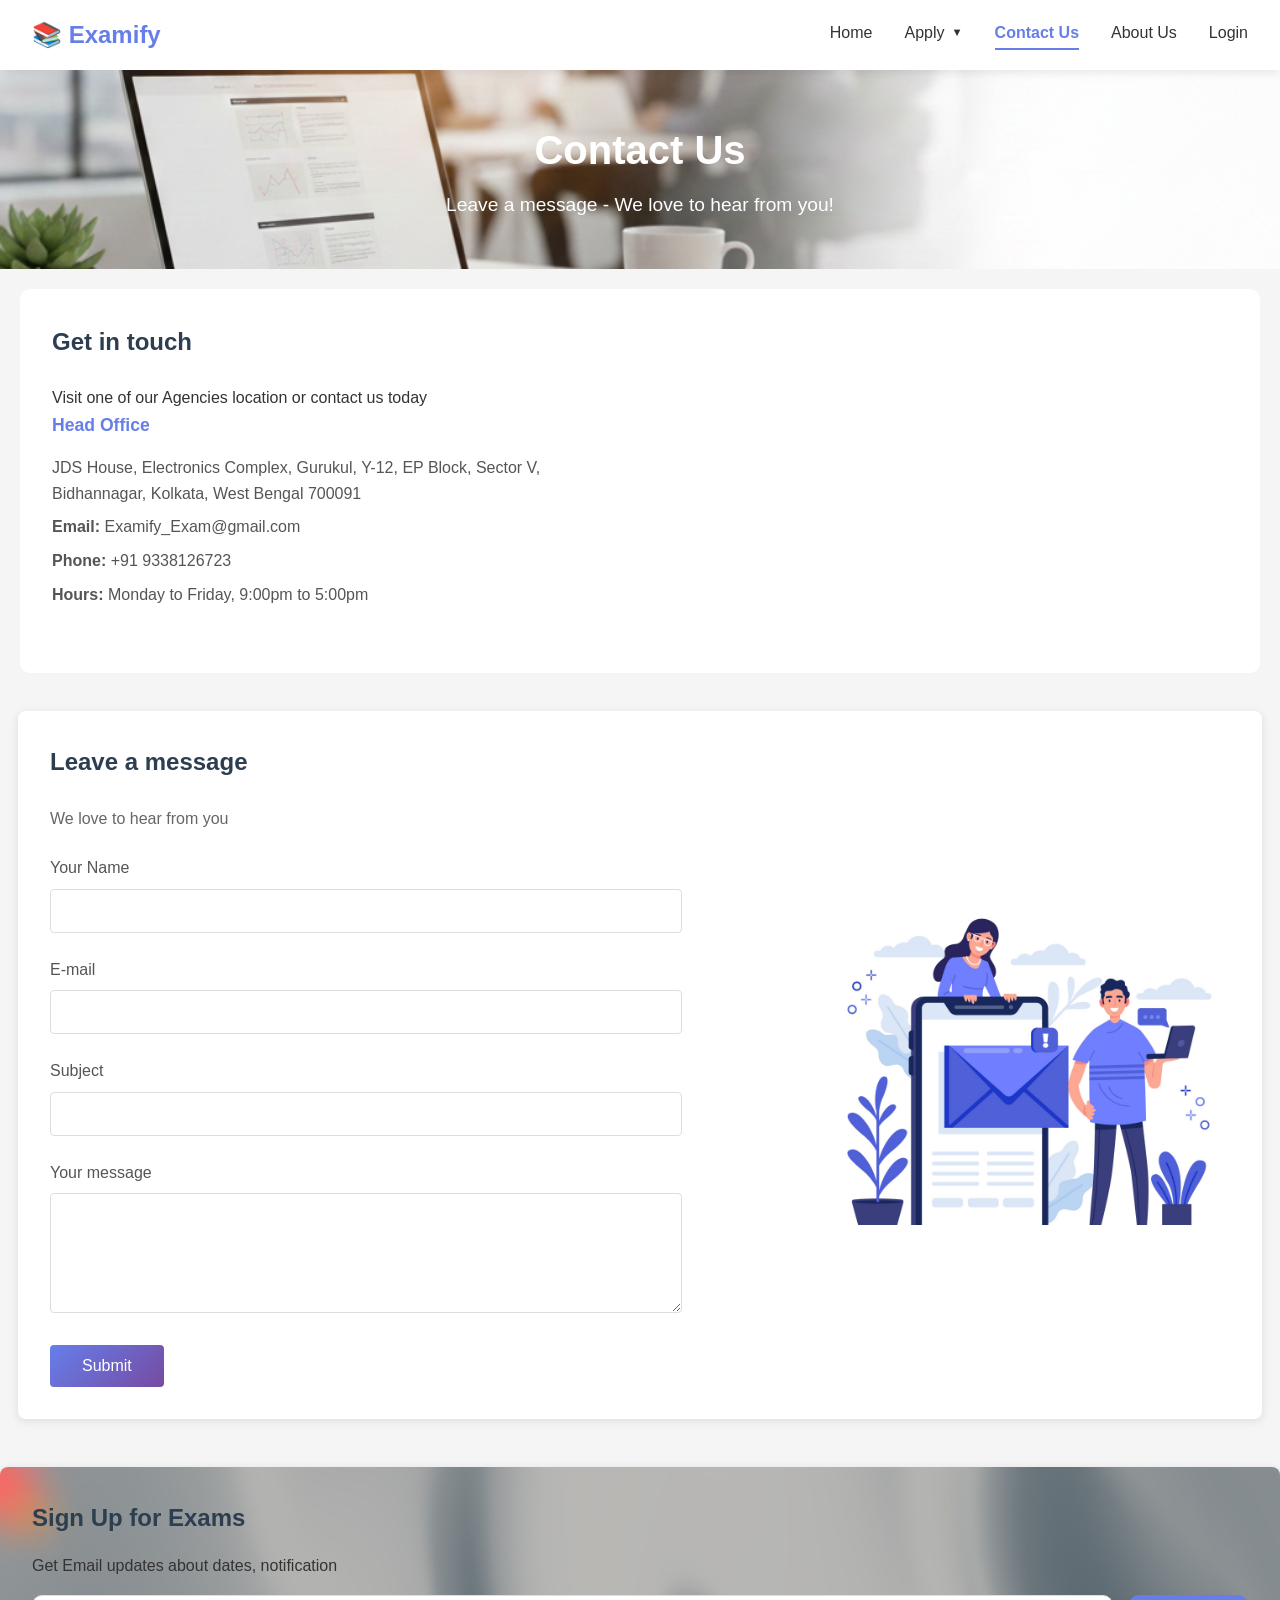
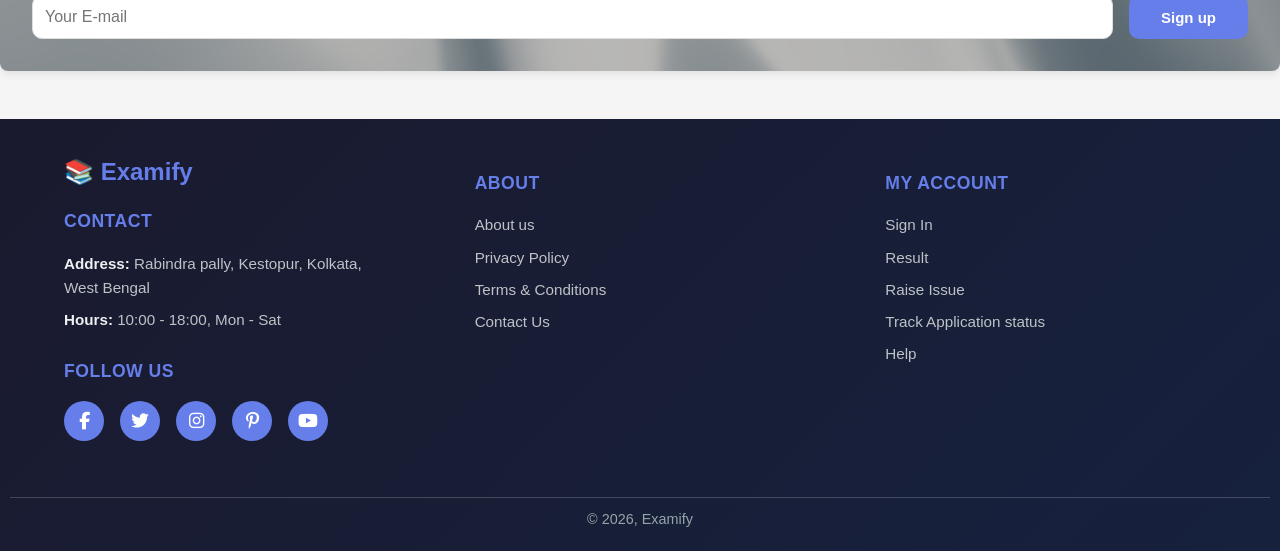
<file: contact.html>
<!DOCTYPE html>
<html lang="en">

<head>
    <meta charset="UTF-8">
    <meta name="viewport" content="width=device-width, initial-scale=1.0">
    <link rel="stylesheet" href="shared.css">
    <link rel="stylesheet" href="contact.css">
    <link rel="stylesheet" href="https://cdnjs.cloudflare.com/ajax/libs/font-awesome/6.7.2/css/all.min.css">
    <title>Contact Us - Examify</title>
</head>

<body>
    <div class="header">
        <div class="logo">📚 Examify</div>
        <div class="nav">
            <a href="index.html">Home</a>
            <div class="nav-dropdown">
    <a href="#">Apply <span class="drop-arrow">▼</span></a>
    <div class="dropdown-menu">
        <a class="dropdown-item" href="apply.html">
            <div class="drop-icon purple">📋</div>
            <div class="drop-text">
                <span class="drop-title">Apply for Examify</span>
                <span class="drop-sub">Fill our online application form</span>
            </div>
        </a>
        <div class="dropdown-divider"></div>
        <a class="dropdown-item" href="govexams.html">
            <div class="drop-icon green">🏛️</div>
            <div class="drop-text">
                <span class="drop-title">Government Exam Links</span>
                <span class="drop-sub">Go to official exam websites</span>
            </div>
        </a>
    </div>
</div>
            <a href="contact.html">Contact Us</a>
            <a href="aboutus.html">About Us</a>
            <a href="login.html">Login</a>
        </div>
        <button class="hamburger" id="hamburger" onclick="toggleMenu()">
            <span></span>
            <span></span>
            <span></span>
        </button>
    </div>
    <nav class="mobile-nav" id="mobileNav">
        <a href="index.html">Home</a>
        <span class="mobile-apply-label">── Apply ──</span>
<a href="apply.html" class="mobile-apply-sub">📋 Apply for Examify</a>
<a href="govexams.html" class="mobile-apply-sub">🏛️ Government Exam Links</a>
        <a href="contact.html">Contact Us</a>
        <a href="aboutus.html">About Us</a>
        <a href="login.html">Login</a>
    </nav>

    <section class="hero">
        <h1>Contact Us</h1>
        <p>Leave a message - We love to hear from you!</p>
    </section>

    <div class="container">
        <div class="contact-info">
            <div>
                <h2>Get in touch</h2>
                <p>Visit one of our Agencies location or contact us today</p>

                <div class="info-section">
                    <h3>Head Office</h3>
                    <p>JDS House, Electronics Complex, Gurukul, Y-12, EP Block, Sector V, Bidhannagar, Kolkata, West
                        Bengal 700091</p>
                    <p><strong>Email:</strong> Examify_Exam@gmail.com</p>
                    <p><strong>Phone:</strong> +91 9338126723</p>
                    <p><strong>Hours:</strong> Monday to Friday, 9:00pm to 5:00pm</p>
                </div>


            </div>

            <div class="map-placeholder">
                <iframe
                    src="https://www.google.com/maps/embed?pb=!1m18!1m12!1m3!1d3684.1712521739914!2d88.43479857428711!3d22.572697432968585!2m3!1f0!2f0!3f0!3m2!1i1024!2i768!4f13.1!3m3!1m2!1s0x3a027514cd20d659%3A0x4b66eefc1cb3ed78!2sIEM%20Kolkata!5e0!3m2!1sen!2sin!4v1769237095548!5m2!1sen!2sin"
                    width="600" height="450" style="border:0;" allowfullscreen="" loading="lazy"
                    referrerpolicy="no-referrer-when-downgrade"></iframe>
            </div>
        </div>
    </div>

    <div class="contact-form">
        <div>
            <h2>Leave a message</h2>
            <p style="margin-bottom: 1.5rem; color: #666;">We love to hear from you</p>

            <form id="contactForm">
                <div class="form-group">
                    <label for="name">Your Name</label>
                    <input type="text" id="name" name="name" required>
                </div>

                <div class="form-group">
                    <label for="email">E-mail</label>
                    <input type="email" id="email" name="email" required>
                </div>

                <div class="form-group">
                    <label for="subject">Subject</label>
                    <input type="text" id="subject" name="subject" required>
                </div>

                <div class="form-group">
                    <label for="message">Your message</label>
                    <textarea id="message" name="message" required></textarea>
                </div>

                <button type="submit" class="submit-btn">Submit</button>
            </form>
        </div>

        <div>
            <img src="photo/photo1.jpg" alt="">
        </div>
    </div>

    <div class="newsletter">
        <h2>Sign Up for Exams</h2>
        <p>Get Email updates about dates, notification</p>
        <form class="newsletter-form">
            <input type="email" placeholder="Your E-mail" required>
            <button type="submit">Sign up</button>
        </form>
    </div>

    <footer>
        <div class="footer-container">
            <div class="col">
                <div class="logo">📚 Examify</div>
                <h4>Contact</h4>
                <p><strong>Address:</strong> Rabindra pally, Kestopur, Kolkata, West Bengal</p>
                <p><strong>Hours:</strong> 10:00 - 18:00, Mon - Sat</p>

                <div class="follow">
                    <h4>Follow Us</h4>
                    <div class="icon">
                        <i class="fab fa-facebook-f"></i>
                        <i class="fab fa-twitter"></i>
                        <i class="fab fa-instagram"></i>
                        <i class="fab fa-pinterest-p"></i>
                        <i class="fab fa-youtube"></i>
                    </div>
                </div>
            </div>

            <div class="col">
                <h4>About</h4>
                <a href="#">About us</a>
                <a href="#">Privacy Policy</a>
                <a href="#">Terms & Conditions</a>
                <a href="#">Contact Us</a>
            </div>

            <div class="col">
                <h4>My Account</h4>
                <a href="login.html">Sign In</a>
                <a href="#">Result</a>
                <a href="#">Raise Issue</a>
                <a href="#">Track Application status</a>
                <a href="#">Help</a>
            </div>
        </div>

        <div class="copyright">
            <p>© 2026, Examify</p>
        </div>
    </footer>

    <script>
        document.getElementById('contactForm').addEventListener('submit', function (e) {
            e.preventDefault();
            showToast('Thank you! We will get back to you soon.', 'success');
            this.reset();
        });
    </script>

<button class="back-to-top" id="backToTop" onclick="window.scrollTo({top:0,behavior:'smooth'})">↑</button>
<div class="toast" id="toast"></div>

<script>
    function toggleMenu() {
        document.getElementById('hamburger').classList.toggle('open');
        document.getElementById('mobileNav').classList.toggle('open');
    }
    const links = document.querySelectorAll('.nav a, .mobile-nav a');
    links.forEach(link => {
        if (link.href === window.location.href) link.classList.add('active');
    });
    window.addEventListener('scroll', () => {
        const btn = document.getElementById('backToTop');
        if (window.scrollY > 300) btn.classList.add('visible');
        else btn.classList.remove('visible');
    });
    function showToast(message, type = '') {
        const toast = document.getElementById('toast');
        toast.textContent = message;
        toast.className = 'toast show ' + type;
        setTimeout(() => { toast.className = 'toast'; }, 3000);
    }
</script>
</body>

</html>
</file>
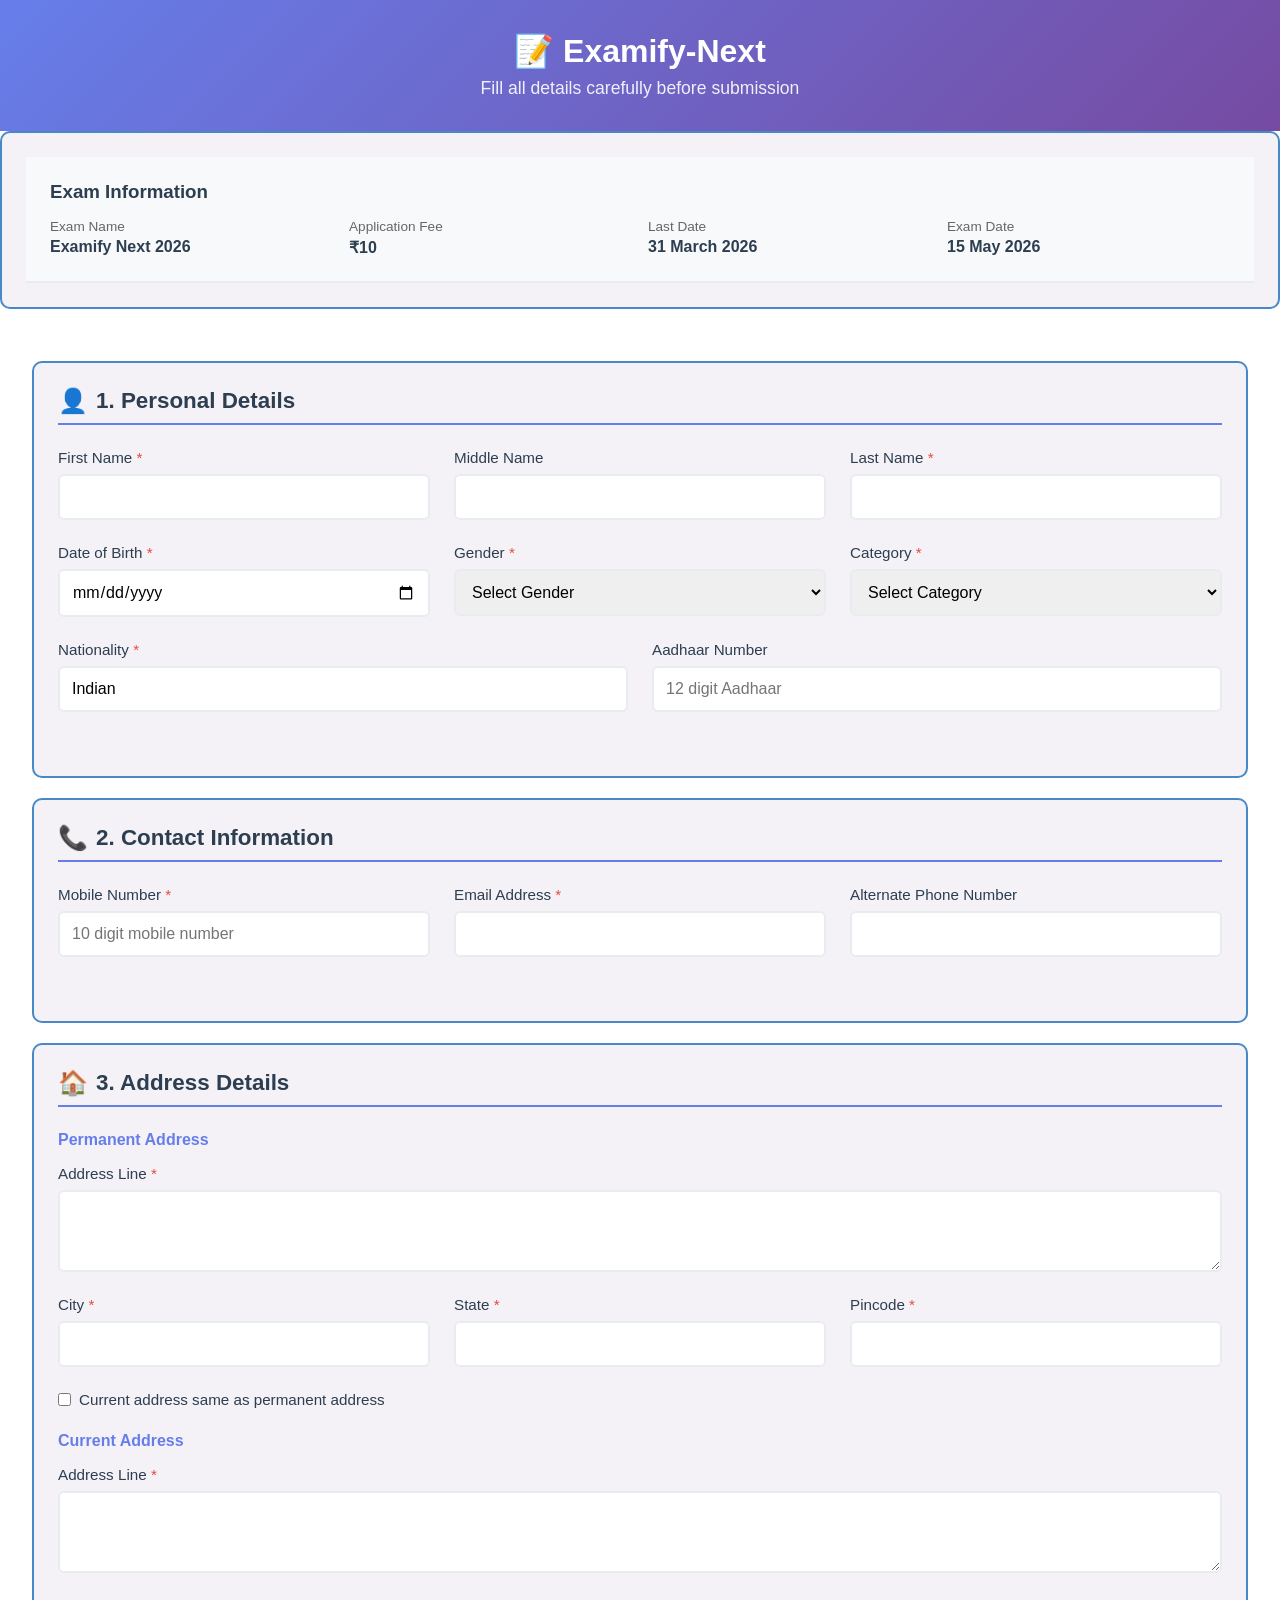
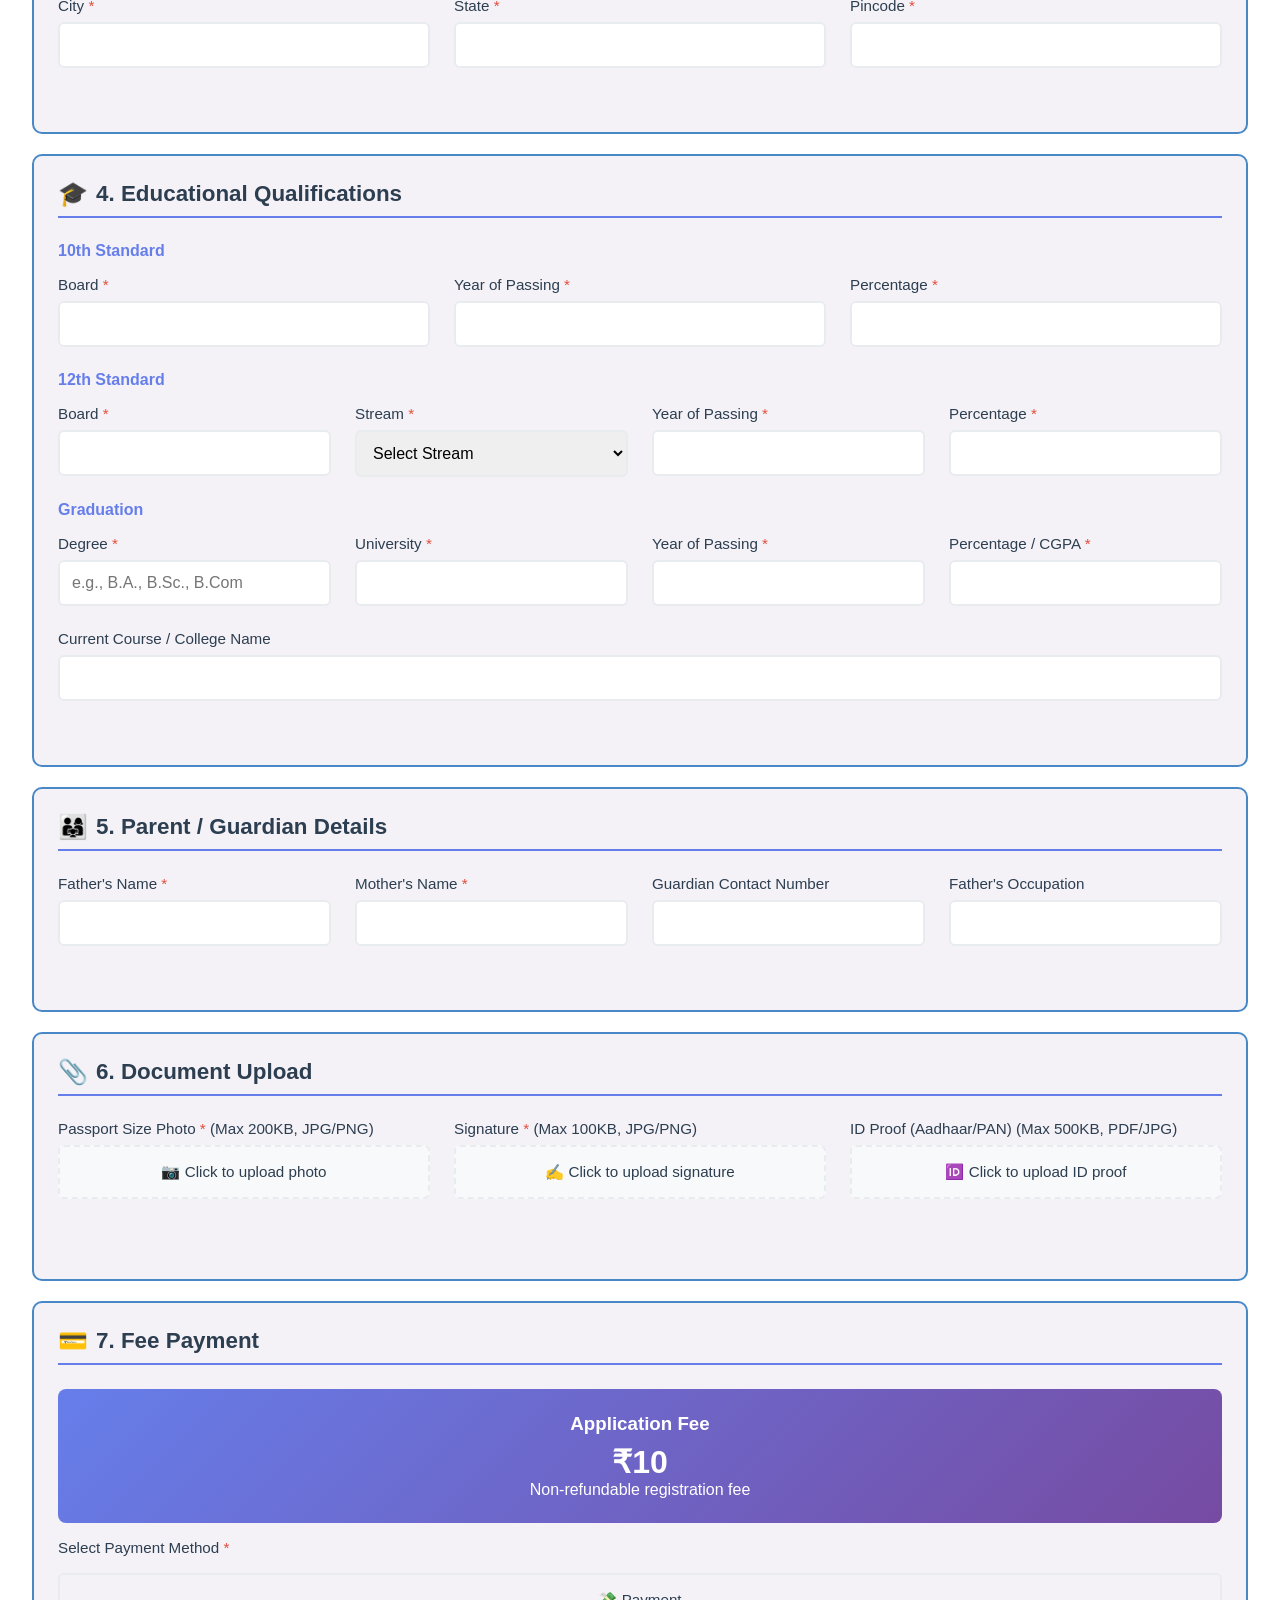
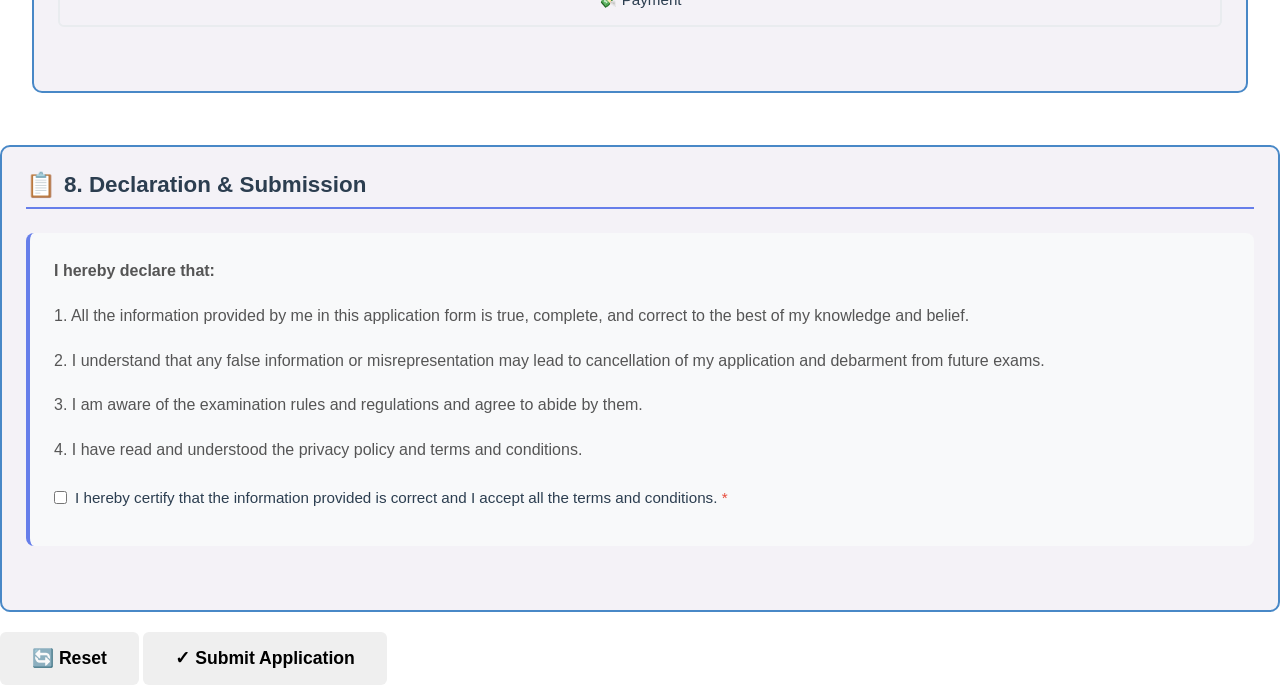
<file: Exam.html>
<!DOCTYPE html>
<html lang="en">
<head>
    <meta charset="UTF-8">
    <meta name="viewport" content="width=device-width, initial-scale=1.0">
    <link rel="stylesheet" href="Exam.css">
    <title>Exam Application Form - Examify</title>
    
</head>
<body>
    <div class="container">
        <div class="form-header">
            <h1>📝 Examify-Next </h1>
            <p>Fill all details carefully before submission</p>
        </div>
        
        <div class="border">
        <div class="exam-info">
            <h3>Exam Information</h3>
            <div class="info-grid">
                <div class="info-item">
                    <span class="info-label">Exam Name</span>
                    <span class="info-value">Examify Next 2026</span>
                </div>
                <div class="info-item">
                    <span class="info-label">Application Fee</span>
                    <span class="info-value">₹10</span>
                </div>
                <div class="info-item">
                    <span class="info-label">Last Date</span>
                    <span class="info-value">31 March 2026</span>
                </div>
                <div class="info-item">
                    <span class="info-label">Exam Date</span>
                    <span class="info-value">15 May 2026</span>
                </div>
            </div>
        </div>
        </div>
        

        <div class="form-body">
            <div class="success-message" id="successMessage">
                Form submitted successfully! You can download your confirmation slip below.
            </div>
            
            <div class="border">
            <form id="examForm">
                <!-- Section 1: Personal Details -->
                <div class="section">
                    <h2 class="section-title">
                        <span class="section-icon">👤</span>
                        1. Personal Details
                    </h2>
                    
                    <div class="form-row">
                        <div class="form-group">
                            <label>First Name <span class="required">*</span></label>
                            <input type="text" name="firstName" required>
                            <span class="error-message">Please enter first name</span>
                        </div>
                        
                        <div class="form-group">
                            <label>Middle Name</label>
                            <input type="text" name="middleName">
                        </div>
                        
                        <div class="form-group">
                            <label>Last Name <span class="required">*</span></label>
                            <input type="text" name="lastName" required>
                            <span class="error-message">Please enter last name</span>
                        </div>
                    </div>
                    
                    <div class="form-row">
                        <div class="form-group">
                            <label>Date of Birth <span class="required">*</span></label>
                            <input type="date" name="dob" required>
                            <span class="error-message">Please select date of birth</span>
                        </div>
                        
                        <div class="form-group">
                            <label>Gender <span class="required">*</span></label>
                            <select name="gender" required>
                                <option value="">Select Gender</option>
                                <option value="male">Male</option>
                                <option value="female">Female</option>
                                <option value="other">Other</option>
                            </select>
                            <span class="error-message">Please select gender</span>
                        </div>
                        
                        <div class="form-group">
                            <label>Category <span class="required">*</span></label>
                            <select name="category" required>
                                <option value="">Select Category</option>
                                <option value="general">General</option>
                                <option value="obc">OBC</option>
                                <option value="sc">SC</option>
                                <option value="st">ST</option>
                                <option value="ews">EWS</option>
                            </select>
                            <span class="error-message">Please select category</span>
                        </div>
                    </div>
                    
                    <div class="form-row">
                        <div class="form-group">
                            <label>Nationality <span class="required">*</span></label>
                            <input type="text" name="nationality" value="Indian" required>
                        </div>
                        
                        <div class="form-group">
                            <label>Aadhaar Number</label>
                            <input type="text" name="aadhaar" pattern="[0-9]{12}" placeholder="12 digit Aadhaar">
                        </div>
                    </div>
                </div>
                </div>
                <div class="border">
                <!-- Section 2: Contact Information -->
                <div class="section">
                    <h2 class="section-title">
                        <span class="section-icon">📞</span>
                        2. Contact Information
                    </h2>
                    
                    <div class="form-row">
                        <div class="form-group">
                            <label>Mobile Number <span class="required">*</span></label>
                            <input type="tel" name="mobile" pattern="[0-9]{10}" placeholder="10 digit mobile number" required>
                            <span class="error-message">Please enter valid mobile number</span>
                        </div>
                        
                        <div class="form-group">
                            <label>Email Address <span class="required">*</span></label>
                            <input type="email" name="email" required>
                            <span class="error-message">Please enter valid email</span>
                        </div>
                        
                        <div class="form-group">
                            <label>Alternate Phone Number</label>
                            <input type="tel" name="alternateMobile" pattern="[0-9]{10}">
                        </div>
                    </div>
                </div>
                </div>
                <div class="border">
                <!-- Section 3: Address Details -->
                <div class="section">
                    <h2 class="section-title">
                        <span class="section-icon">🏠</span>
                        3. Address Details
                    </h2>
                    
                    <h4 style="margin-bottom: 1rem; color: #667eea;">Permanent Address</h4>
                    
                    <div class="form-row">
                        <div class="form-group full-width">
                            <label>Address Line <span class="required">*</span></label>
                            <textarea name="permanentAddress" rows="3" required></textarea>
                        </div>
                    </div>
                    
                    <div class="form-row">
                        <div class="form-group">
                            <label>City <span class="required">*</span></label>
                            <input type="text" name="permanentCity" required>
                        </div>
                        
                        <div class="form-group">
                            <label>State <span class="required">*</span></label>
                            <input type="text" name="permanentState" required>
                        </div>
                        
                        <div class="form-group">
                            <label>Pincode <span class="required">*</span></label>
                            <input type="text" name="permanentPincode" pattern="[0-9]{6}" required>
                        </div>
                    </div>
                    
                    <div class="checkbox-group">
                        <input type="checkbox" id="sameAddress" name="sameAddress">
                        <label for="sameAddress">Current address same as permanent address</label>
                    </div>
                    
                    <div id="currentAddressSection">
                        <h4 style="margin: 1.5rem 0 1rem; color: #667eea;">Current Address</h4>
                        
                        <div class="form-row">
                            <div class="form-group full-width">
                                <label>Address Line <span class="required">*</span></label>
                                <textarea name="currentAddress" rows="3" required></textarea>
                            </div>
                        </div>
                        
                        <div class="form-row">
                            <div class="form-group">
                                <label>City <span class="required">*</span></label>
                                <input type="text" name="currentCity" required>
                            </div>
                            
                            <div class="form-group">
                                <label>State <span class="required">*</span></label>
                                <input type="text" name="currentState" required>
                            </div>
                            
                            <div class="form-group">
                                <label>Pincode <span class="required">*</span></label>
                                <input type="text" name="currentPincode" pattern="[0-9]{6}" required>
                            </div>
                        </div>
                    </div>
                </div>
                </div>
                <div class="border">
                <!-- Section 4: Educational Qualifications -->
                <div class="section">
                    <h2 class="section-title">
                        <span class="section-icon">🎓</span>
                        4. Educational Qualifications
                    </h2>
                    
                    <h4 style="margin-bottom: 1rem; color: #667eea;">10th Standard</h4>
                    <div class="form-row">
                        <div class="form-group">
                            <label>Board <span class="required">*</span></label>
                            <input type="text" name="tenth_board" required>
                        </div>
                        
                        <div class="form-group">
                            <label>Year of Passing <span class="required">*</span></label>
                            <input type="number" name="tenth_year" min="1990" max="2026" required>
                        </div>
                        
                        <div class="form-group">
                            <label>Percentage <span class="required">*</span></label>
                            <input type="number" name="tenth_percentage" min="0" max="100" step="0.01" required>
                        </div>
                    </div>
                    
                    <h4 style="margin: 1.5rem 0 1rem; color: #667eea;">12th Standard</h4>
                    <div class="form-row">
                        <div class="form-group">
                            <label>Board <span class="required">*</span></label>
                            <input type="text" name="twelfth_board" required>
                        </div>
                        
                        <div class="form-group">
                            <label>Stream <span class="required">*</span></label>
                            <select name="twelfth_stream" required>
                                <option value="">Select Stream</option>
                                <option value="science">Science</option>
                                <option value="commerce">Commerce</option>
                                <option value="arts">Arts</option>
                            </select>
                        </div>
                        
                        <div class="form-group">
                            <label>Year of Passing <span class="required">*</span></label>
                            <input type="number" name="twelfth_year" min="1990" max="2026" required>
                        </div>
                        
                        <div class="form-group">
                            <label>Percentage <span class="required">*</span></label>
                            <input type="number" name="twelfth_percentage" min="0" max="100" step="0.01" required>
                        </div>
                    </div>
                    
                    <h4 style="margin: 1.5rem 0 1rem; color: #667eea;">Graduation</h4>
                    <div class="form-row">
                        <div class="form-group">
                            <label>Degree <span class="required">*</span></label>
                            <input type="text" name="graduation_degree" placeholder="e.g., B.A., B.Sc., B.Com" required>
                        </div>
                        
                        <div class="form-group">
                            <label>University <span class="required">*</span></label>
                            <input type="text" name="graduation_university" required>
                        </div>
                        
                        <div class="form-group">
                            <label>Year of Passing <span class="required">*</span></label>
                            <input type="number" name="graduation_year" min="1990" max="2026" required>
                        </div>
                        
                        <div class="form-group">
                            <label>Percentage / CGPA <span class="required">*</span></label>
                            <input type="text" name="graduation_percentage" required>
                        </div>
                    </div>
                    
                    <div class="form-row">
                        <div class="form-group">
                            <label>Current Course / College Name</label>
                            <input type="text" name="current_course">
                        </div>
                    </div>
                </div>
                </div>
                <div class="border">
                <!-- Section 5: Parent/Guardian Details -->
                <div class="section">
                    <h2 class="section-title">
                        <span class="section-icon">👨‍👩‍👧</span>
                        5. Parent / Guardian Details
                    </h2>
                    
                    <div class="form-row">
                        <div class="form-group">
                            <label>Father's Name <span class="required">*</span></label>
                            <input type="text" name="fatherName" required>
                        </div>
                        
                        <div class="form-group">
                            <label>Mother's Name <span class="required">*</span></label>
                            <input type="text" name="motherName" required>
                        </div>
                        
                        <div class="form-group">
                            <label>Guardian Contact Number</label>
                            <input type="tel" name="guardianContact" pattern="[0-9]{10}">
                        </div>
                        
                        <div class="form-group">
                            <label>Father's Occupation</label>
                            <input type="text" name="fatherOccupation">
                        </div>
                    </div>
                </div>
                </div>
                <div class="border">
                <!-- Section 6: Document Upload -->
                <div class="section">
                    <h2 class="section-title">
                        <span class="section-icon">📎</span>
                        6. Document Upload
                    </h2>
                    
                    <div class="form-row">
                        <div class="form-group">
                            <label>Passport Size Photo <span class="required">*</span> (Max 200KB, JPG/PNG)</label>
                            <label class="file-upload-label">
                                <input type="file" name="photo" accept="image/*" required>
                                📷 Click to upload photo
                            </label>
                            <div class="upload-preview" id="photoPreview"></div>
                        </div>
                        
                        <div class="form-group">
                            <label>Signature <span class="required">*</span> (Max 100KB, JPG/PNG)</label>
                            <label class="file-upload-label">
                                <input type="file" name="signature" accept="image/*" required>
                                ✍️ Click to upload signature
                            </label>
                            <div class="upload-preview" id="signaturePreview"></div>
                        </div>
                        
                        <div class="form-group">
                            <label>ID Proof (Aadhaar/PAN) (Max 500KB, PDF/JPG)</label>
                            <label class="file-upload-label">
                                <input type="file" name="idProof" accept="image/*,.pdf">
                                🆔 Click to upload ID proof
                            </label>
                            <div class="upload-preview" id="idProofPreview"></div>
                        </div>
                    </div>
                </div>
                </div>
                <div class="border">
                <!-- Section 7: Fee Payment -->
                <div class="section">
                    <h2 class="section-title">
                        <span class="section-icon">💳</span>
                        7. Fee Payment
                    </h2>
                    
                    <div class="fee-amount">
                        <h3>Application Fee</h3>
                        <div class="amount">₹10</div>
                        <p>Non-refundable registration fee</p>
                    </div>
                    
                    <label>Select Payment Method <span class="required">*</span></label>
                    <div class="payment-methods">
                        <div class="payment-option" data-method="Payment">
                            <input type="radio" name="paymentMethod" value="Payment" id="upi" required>
                            <label for="Payment">💸 Payment</label>
                        </div>
                        
                    </div>
                    
                    
                    </div>
                </div>
                </div>
                <div class="border">
                <!-- Section 8: Declaration -->
                <div class="section">
                    <h2 class="section-title">
                        <span class="section-icon">📋</span>
                        8. Declaration & Submission
                    </h2>
                    
                    <div class="declaration-box">
                        <p><strong>I hereby declare that:</strong></p>
                        <p>1. All the information provided by me in this application form is true, complete, and correct to the best of my knowledge and belief.</p>
                        <p>2. I understand that any false information or misrepresentation may lead to cancellation of my application and debarment from future exams.</p>
                        <p>3. I am aware of the examination rules and regulations and agree to abide by them.</p>
                        <p>4. I have read and understood the privacy policy and terms and conditions.</p>
                        
                        <div class="checkbox-group" style="margin-top: 1.5rem;">
                            <input type="checkbox" id="declaration" name="declaration" required>
                            <label for="declaration">
                                I hereby certify that the information provided is correct and I accept all the terms and conditions.
                                <span class="required">*</span>
                            </label>
                            <span class="error-message">You must accept the declaration</span>
                        </div>
                    </div>
                </div>
                </div>
        
                <!-- Form Actions -->
                <div class="form-actions">
                    <button type="reset" class="btn btn-reset">
                        <span>🔄 Reset</span>
                    </button>
                    <button type="submit" class="btn btn-submit">
                        <span>✓ Submit Application</span>
                    </button>
                </div>
            </form>
            
            <div class="confirmation-slip" id="confirmationSlip" style="display: none;">
                <div class="slip-header">
                    <h2>Examination Confirmation Slip</h2>
                    <p>Ref ID: <span id="refId"></span></p>
                </div>
                
                <div class="slip-content">
                    <div class="slip-row">
                        <span class="slip-label">Candidate Name:</span>
                        <span class="slip-value" id="slipName"></span>
                    </div>
                    <div class="slip-row">
                        <span class="slip-label">Email:</span>
                        <span class="slip-value" id="slipEmail"></span>
                    </div>
                    <div class="slip-row">
                        <span class="slip-label">Mobile:</span>
                        <span class="slip-value" id="slipMobile"></span>
                    </div>
                    <div class="slip-row">
                        <span class="slip-label">Exam Date:</span>
                        <span class="slip-value">15 May 2026</span>
                    </div>
                    <div class="slip-row">
                        <span class="slip-label">Application Fee:</span>
                        <span class="slip-value">₹10</span>
                    </div>
                </div>
                
                <div class="slip-footer">
                    <p>Please keep this confirmation slip for future reference.</p>
                    <button type="button" class="btn btn-submit" onclick="window.print()">
                        🖨️ Print / Download
                    </button>
                </div>
            </div>
        </div>
    </div>
    </div>
    <script>
        // Form submission handling
        const form = document.getElementById('examForm');
        const successMessage = document.getElementById('successMessage');
        const confirmationSlip = document.getElementById('confirmationSlip');
        const currentAddressSection = document.getElementById('currentAddressSection');
        const sameAddressCheckbox = document.querySelector('input[name="sameAddress"]');
        
        // Show/hide current address based on checkbox
        sameAddressCheckbox.addEventListener('change', function() {
            if (this.checked) {
                currentAddressSection.style.display = 'none';
                // Make current address fields not required
                document.querySelectorAll('#currentAddressSection input, #currentAddressSection textarea').forEach(field => {
                    field.removeAttribute('required');
                });
            } else {
                currentAddressSection.style.display = 'block';
                // Make current address fields required
                document.querySelectorAll('#currentAddressSection input, #currentAddressSection textarea').forEach(field => {
                    field.setAttribute('required', '');
                });
            }
        });
        
        // File upload preview
        function setupFilePreview(inputSelector, previewSelector) {
            const fileInput = document.querySelector(inputSelector);
            const preview = document.querySelector(previewSelector);
            
            if (fileInput) {
                fileInput.addEventListener('change', function(e) {
                    if (e.target.files && e.target.files[0]) {
                        const reader = new FileReader();
                        reader.onload = function(event) {
                            preview.innerHTML = `<img src="${event.target.result}" alt="preview">`;
                        };
                        reader.readAsDataURL(e.target.files[0]);
                    }
                });
            }
        }
        
        setupFilePreview('input[name="photo"]', '#photoPreview');
        setupFilePreview('input[name="signature"]', '#signaturePreview');
        setupFilePreview('input[name="idProof"]', '#idProofPreview');
        
        // Form validation and submission
        form.addEventListener('submit', function(e) {
            e.preventDefault();
            
            // Validate form
            if (!form.checkValidity()) {
                form.reportValidity();
                return;
            }
            
            // Get form data
            const formData = new FormData(form);
            const firstName = formData.get('firstName');
            const lastName = formData.get('lastName');
            const email = formData.get('email');
            const mobile = formData.get('mobile');
            
            // Generate reference ID
            const refId = 'EXAM' + Date.now();
            
            // Hide form and show confirmation
            form.style.display = 'none';
            successMessage.style.display = 'block';
            confirmationSlip.style.display = 'block';
            
            // Populate confirmation slip
            document.getElementById('refId').textContent = refId;
            document.getElementById('slipName').textContent = firstName + ' ' + lastName;
            document.getElementById('slipEmail').textContent = email;
            document.getElementById('slipMobile').textContent = mobile;
            
            // Scroll to confirmation
            confirmationSlip.scrollIntoView({ behavior: 'smooth' });
        });
        
        // Initialize current address section
        if (!sameAddressCheckbox.checked) {
            currentAddressSection.style.display = 'block';
        } else {
            currentAddressSection.style.display = 'none';
        }
    </script>
</body>
</html>
</file>
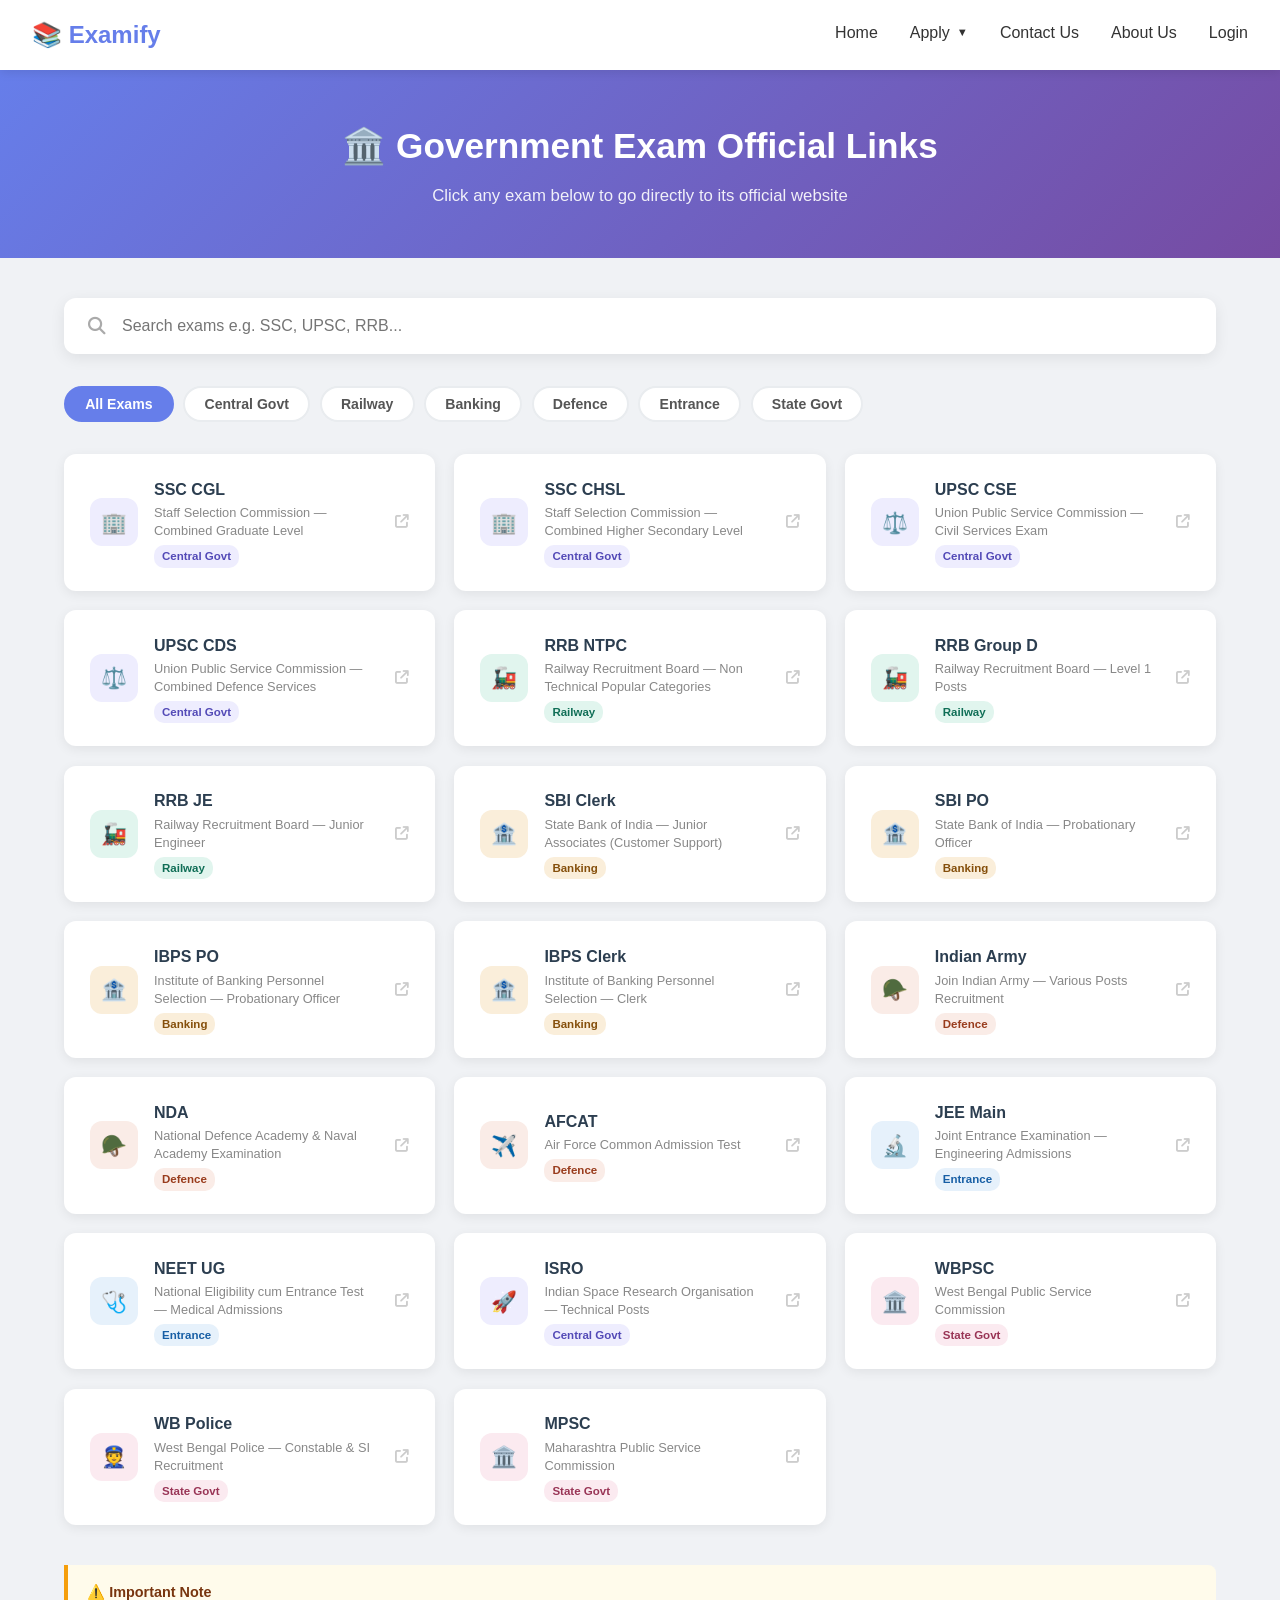
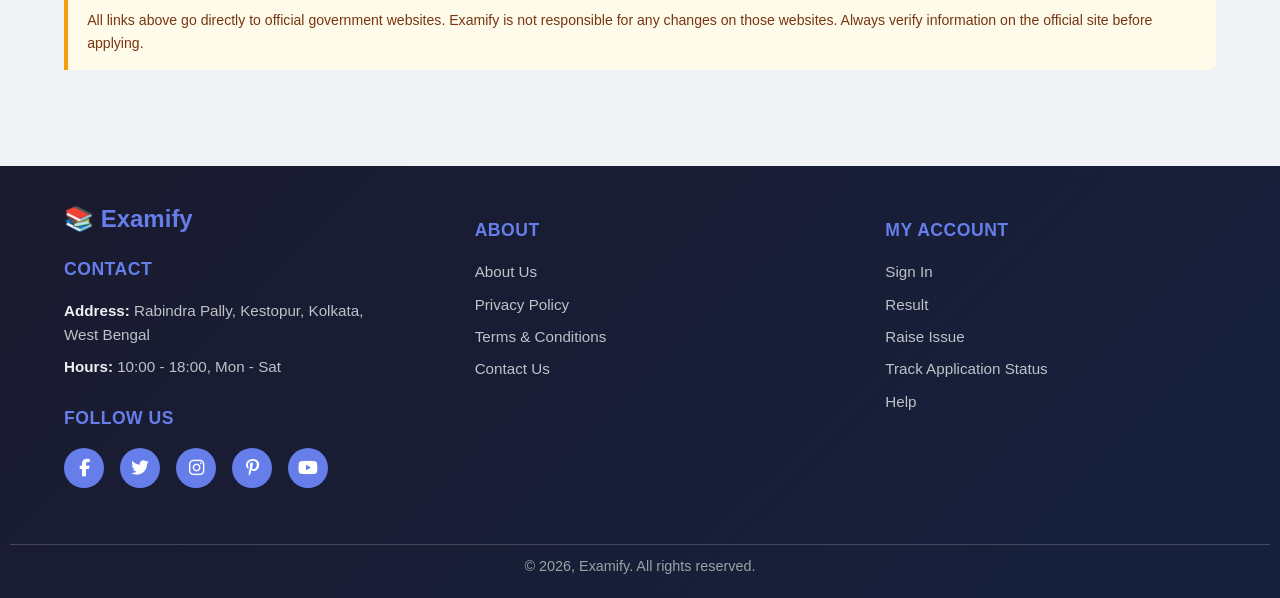
<file: govexams.html>
<!DOCTYPE html>
<html lang="en">

<head>
    <meta charset="UTF-8">
    <meta name="viewport" content="width=device-width, initial-scale=1.0">
    <link rel="stylesheet" href="shared.css">
    <link rel="stylesheet" href="https://cdnjs.cloudflare.com/ajax/libs/font-awesome/6.7.2/css/all.min.css">
    <title>Government Exam Links - Examify</title>
    <style>
        body {
            background: #f0f2f5;
            min-height: 100vh;
        }

        .hero {
            background: linear-gradient(135deg, #667eea 0%, #764ba2 100%);
            color: white;
            padding: 3rem 2rem;
            text-align: center;
        }

        .hero h1 { font-size: 2.2rem; margin-bottom: 0.5rem; }
        .hero p  { font-size: 1.05rem; opacity: 0.9; }

        .page-wrapper {
            max-width: 1200px;
            margin: 2.5rem auto;
            padding: 0 1.5rem 3rem;
        }

        /* ── Search bar ── */
        .search-bar {
            background: white;
            border-radius: 12px;
            padding: 1.2rem 1.5rem;
            box-shadow: 0 4px 15px rgba(0,0,0,0.08);
            margin-bottom: 2rem;
            display: flex;
            gap: 1rem;
            align-items: center;
        }

        .search-bar i {
            color: #aaa;
            font-size: 1.1rem;
        }

        .search-bar input {
            flex: 1;
            border: none;
            outline: none;
            font-size: 1rem;
            font-family: inherit;
            color: #333;
        }

        /* ── Filter tabs ── */
        .filter-tabs {
            display: flex;
            gap: 0.6rem;
            flex-wrap: wrap;
            margin-bottom: 2rem;
        }

        .filter-tab {
            padding: 0.5rem 1.2rem;
            border-radius: 20px;
            border: 2px solid #e9ecef;
            background: white;
            color: #555;
            font-size: 0.88rem;
            font-weight: 600;
            cursor: pointer;
            transition: all 0.3s;
            font-family: inherit;
        }

        .filter-tab:hover,
        .filter-tab.active {
            background: #667eea;
            border-color: #667eea;
            color: white;
        }

        /* ── Category heading ── */
        .category-title {
            font-size: 1.1rem;
            font-weight: 700;
            color: #2c3e50;
            margin: 2rem 0 1rem;
            padding-left: 0.8rem;
            border-left: 4px solid #667eea;
        }

        /* ── Exam cards grid ── */
        .exam-grid {
            display: grid;
            grid-template-columns: repeat(auto-fill, minmax(300px, 1fr));
            gap: 1.2rem;
        }

        .exam-card {
            background: white;
            border-radius: 12px;
            padding: 1.3rem 1.5rem;
            box-shadow: 0 3px 12px rgba(0,0,0,0.07);
            display: flex;
            align-items: center;
            gap: 1rem;
            text-decoration: none;
            transition: all 0.3s;
            border: 2px solid transparent;
            cursor: pointer;
        }

        .exam-card:hover {
            transform: translateY(-4px);
            box-shadow: 0 8px 25px rgba(102,126,234,0.2);
            border-color: #667eea;
        }

        /* icon circle */
        .exam-icon {
            width: 48px;
            height: 48px;
            border-radius: 12px;
            display: flex;
            align-items: center;
            justify-content: center;
            font-size: 1.3rem;
            flex-shrink: 0;
        }

        .exam-info { flex: 1; }

        .exam-name {
            font-size: 1rem;
            font-weight: 700;
            color: #2c3e50;
            margin-bottom: 2px;
        }

        .exam-full {
            font-size: 0.8rem;
            color: #888;
            line-height: 1.4;
        }

        .exam-tag {
            font-size: 0.72rem;
            font-weight: 600;
            padding: 2px 8px;
            border-radius: 10px;
            margin-top: 5px;
            display: inline-block;
        }

        .tag-central  { background: #eeedfe; color: #534ab7; }
        .tag-railway  { background: #e1f5ee; color: #0f6e56; }
        .tag-banking  { background: #faeeda; color: #854f0b; }
        .tag-defence  { background: #faece7; color: #993c1d; }
        .tag-state    { background: #fbeaf0; color: #993556; }
        .tag-entrance { background: #e6f1fb; color: #185fa5; }

        .external-icon {
            color: #ccc;
            font-size: 0.85rem;
            transition: color 0.3s;
        }

        .exam-card:hover .external-icon {
            color: #667eea;
        }

        /* ── Note box ── */
        .note {
            background: #fffbeb;
            border-left: 4px solid #f59e0b;
            border-radius: 0 8px 8px 0;
            padding: 1rem 1.2rem;
            margin-top: 2.5rem;
            font-size: 0.88rem;
            color: #78350f;
        }

        .note strong { display: block; margin-bottom: 0.3rem; font-size: 0.9rem; }

        /* Toast */
        .toast {
            position: fixed;
            bottom: 2rem;
            right: 2rem;
            background: #667eea;
            color: white;
            padding: 1rem 1.5rem;
            border-radius: 8px;
            font-size: 0.95rem;
            box-shadow: 0 5px 20px rgba(0,0,0,0.2);
            z-index: 9999;
            opacity: 0;
            transform: translateY(20px);
            transition: all 0.4s ease;
            pointer-events: none;
            min-width: 250px;
            text-align: center;
        }
        .toast.show    { opacity: 1; transform: translateY(0); }
        .toast.success { background: #27ae60; }
        .toast.error   { background: #e74c3c; }

        @media (max-width: 600px) {
            .exam-grid { grid-template-columns: 1fr; }
            .hero h1   { font-size: 1.6rem; }
        }
    </style>
</head>

<body>

    <!-- Header -->
    <div class="header">
        <div class="logo">📚 Examify</div>
        <div class="nav">
            <a href="index.html">Home</a>

            <!-- Apply dropdown -->
            <div class="nav-dropdown">
                <a href="#">Apply <span class="drop-arrow">▼</span></a>
                <div class="dropdown-menu">
                    <a class="dropdown-item" href="apply.html">
                        <div class="drop-icon purple">📋</div>
                        <div class="drop-text">
                            <span class="drop-title">Apply for Examify</span>
                            <span class="drop-sub">Fill our online application form</span>
                        </div>
                    </a>
                    <div class="dropdown-divider"></div>
                    <a class="dropdown-item" href="govexams.html">
                        <div class="drop-icon green">🏛️</div>
                        <div class="drop-text">
                            <span class="drop-title">Government Exam Links</span>
                            <span class="drop-sub">Go to official exam websites</span>
                        </div>
                    </a>
                </div>
            </div>

            <a href="contact.html">Contact Us</a>
            <a href="aboutus.html">About Us</a>
            <a href="login.html">Login</a>
        </div>
        <button class="hamburger" id="hamburger" onclick="toggleMenu()">
            <span></span><span></span><span></span>
        </button>
    </div>
    <nav class="mobile-nav" id="mobileNav">
        <a href="index.html">Home</a>
        <span class="mobile-apply-label">── Apply ──</span>
        <a href="apply.html" class="mobile-apply-sub">📋 Apply for Examify</a>
        <a href="govexams.html" class="mobile-apply-sub">🏛️ Government Exam Links</a>
        <a href="contact.html">Contact Us</a>
        <a href="aboutus.html">About Us</a>
        <a href="login.html">Login</a>
    </nav>

    <!-- Hero -->
    <div class="hero">
        <h1>🏛️ Government Exam Official Links</h1>
        <p>Click any exam below to go directly to its official website</p>
    </div>

    <div class="page-wrapper">

        <!-- Search -->
        <div class="search-bar">
            <i class="fa-solid fa-magnifying-glass"></i>
            <input type="text" id="searchInput" placeholder="Search exams e.g. SSC, UPSC, RRB..." oninput="filterExams()">
        </div>

        <!-- Filter tabs -->
        <div class="filter-tabs">
            <button class="filter-tab active" onclick="filterByTag('all', this)">All Exams</button>
            <button class="filter-tab" onclick="filterByTag('central', this)">Central Govt</button>
            <button class="filter-tab" onclick="filterByTag('railway', this)">Railway</button>
            <button class="filter-tab" onclick="filterByTag('banking', this)">Banking</button>
            <button class="filter-tab" onclick="filterByTag('defence', this)">Defence</button>
            <button class="filter-tab" onclick="filterByTag('entrance', this)">Entrance</button>
            <button class="filter-tab" onclick="filterByTag('state', this)">State Govt</button>
        </div>

        <!-- Exam cards — all in one grid, filtered by JS -->
        <div class="exam-grid" id="examGrid">

            <!-- Central Govt -->
            <a class="exam-card" href="https://ssc.gov.in" target="_blank" data-tag="central" data-name="SSC CGL Staff Selection Commission Combined Graduate Level">
                <div class="exam-icon" style="background:#eeedfe">🏢</div>
                <div class="exam-info">
                    <div class="exam-name">SSC CGL</div>
                    <div class="exam-full">Staff Selection Commission — Combined Graduate Level</div>
                    <span class="exam-tag tag-central">Central Govt</span>
                </div>
                <i class="fa-solid fa-arrow-up-right-from-square external-icon"></i>
            </a>

            <a class="exam-card" href="https://ssc.gov.in" target="_blank" data-tag="central" data-name="SSC CHSL Staff Selection Commission Combined Higher Secondary Level">
                <div class="exam-icon" style="background:#eeedfe">🏢</div>
                <div class="exam-info">
                    <div class="exam-name">SSC CHSL</div>
                    <div class="exam-full">Staff Selection Commission — Combined Higher Secondary Level</div>
                    <span class="exam-tag tag-central">Central Govt</span>
                </div>
                <i class="fa-solid fa-arrow-up-right-from-square external-icon"></i>
            </a>

            <a class="exam-card" href="https://upsc.gov.in" target="_blank" data-tag="central" data-name="UPSC CSE Union Public Service Commission Civil Services Examination">
                <div class="exam-icon" style="background:#eeedfe">⚖️</div>
                <div class="exam-info">
                    <div class="exam-name">UPSC CSE</div>
                    <div class="exam-full">Union Public Service Commission — Civil Services Exam</div>
                    <span class="exam-tag tag-central">Central Govt</span>
                </div>
                <i class="fa-solid fa-arrow-up-right-from-square external-icon"></i>
            </a>

            <a class="exam-card" href="https://upsc.gov.in" target="_blank" data-tag="central" data-name="UPSC CDS Combined Defence Services Examination">
                <div class="exam-icon" style="background:#eeedfe">⚖️</div>
                <div class="exam-info">
                    <div class="exam-name">UPSC CDS</div>
                    <div class="exam-full">Union Public Service Commission — Combined Defence Services</div>
                    <span class="exam-tag tag-central">Central Govt</span>
                </div>
                <i class="fa-solid fa-arrow-up-right-from-square external-icon"></i>
            </a>

            <!-- Railway -->
            <a class="exam-card" href="https://indianrailways.gov.in" target="_blank" data-tag="railway" data-name="RRB NTPC Railway Recruitment Board Non Technical Popular Categories">
                <div class="exam-icon" style="background:#e1f5ee">🚂</div>
                <div class="exam-info">
                    <div class="exam-name">RRB NTPC</div>
                    <div class="exam-full">Railway Recruitment Board — Non Technical Popular Categories</div>
                    <span class="exam-tag tag-railway">Railway</span>
                </div>
                <i class="fa-solid fa-arrow-up-right-from-square external-icon"></i>
            </a>

            <a class="exam-card" href="https://indianrailways.gov.in" target="_blank" data-tag="railway" data-name="RRB Group D Railway Recruitment Board Group D Level 1">
                <div class="exam-icon" style="background:#e1f5ee">🚂</div>
                <div class="exam-info">
                    <div class="exam-name">RRB Group D</div>
                    <div class="exam-full">Railway Recruitment Board — Level 1 Posts</div>
                    <span class="exam-tag tag-railway">Railway</span>
                </div>
                <i class="fa-solid fa-arrow-up-right-from-square external-icon"></i>
            </a>

            <a class="exam-card" href="https://indianrailways.gov.in" target="_blank" data-tag="railway" data-name="RRB JE Railway Recruitment Board Junior Engineer">
                <div class="exam-icon" style="background:#e1f5ee">🚂</div>
                <div class="exam-info">
                    <div class="exam-name">RRB JE</div>
                    <div class="exam-full">Railway Recruitment Board — Junior Engineer</div>
                    <span class="exam-tag tag-railway">Railway</span>
                </div>
                <i class="fa-solid fa-arrow-up-right-from-square external-icon"></i>
            </a>

            <!-- Banking -->
            <a class="exam-card" href="https://www.sbi.co.in/careers" target="_blank" data-tag="banking" data-name="SBI Clerk State Bank of India Junior Associates">
                <div class="exam-icon" style="background:#faeeda">🏦</div>
                <div class="exam-info">
                    <div class="exam-name">SBI Clerk</div>
                    <div class="exam-full">State Bank of India — Junior Associates (Customer Support)</div>
                    <span class="exam-tag tag-banking">Banking</span>
                </div>
                <i class="fa-solid fa-arrow-up-right-from-square external-icon"></i>
            </a>

            <a class="exam-card" href="https://www.sbi.co.in/careers" target="_blank" data-tag="banking" data-name="SBI PO State Bank of India Probationary Officer">
                <div class="exam-icon" style="background:#faeeda">🏦</div>
                <div class="exam-info">
                    <div class="exam-name">SBI PO</div>
                    <div class="exam-full">State Bank of India — Probationary Officer</div>
                    <span class="exam-tag tag-banking">Banking</span>
                </div>
                <i class="fa-solid fa-arrow-up-right-from-square external-icon"></i>
            </a>

            <a class="exam-card" href="https://www.ibps.in" target="_blank" data-tag="banking" data-name="IBPS PO Institute of Banking Personnel Selection Probationary Officer">
                <div class="exam-icon" style="background:#faeeda">🏦</div>
                <div class="exam-info">
                    <div class="exam-name">IBPS PO</div>
                    <div class="exam-full">Institute of Banking Personnel Selection — Probationary Officer</div>
                    <span class="exam-tag tag-banking">Banking</span>
                </div>
                <i class="fa-solid fa-arrow-up-right-from-square external-icon"></i>
            </a>

            <a class="exam-card" href="https://www.ibps.in" target="_blank" data-tag="banking" data-name="IBPS Clerk Institute of Banking Personnel Selection Clerk">
                <div class="exam-icon" style="background:#faeeda">🏦</div>
                <div class="exam-info">
                    <div class="exam-name">IBPS Clerk</div>
                    <div class="exam-full">Institute of Banking Personnel Selection — Clerk</div>
                    <span class="exam-tag tag-banking">Banking</span>
                </div>
                <i class="fa-solid fa-arrow-up-right-from-square external-icon"></i>
            </a>

            <!-- Defence -->
            <a class="exam-card" href="https://www.joinindianarmy.nic.in" target="_blank" data-tag="defence" data-name="Indian Army Recruitment Join Indian Army">
                <div class="exam-icon" style="background:#faece7">🪖</div>
                <div class="exam-info">
                    <div class="exam-name">Indian Army</div>
                    <div class="exam-full">Join Indian Army — Various Posts Recruitment</div>
                    <span class="exam-tag tag-defence">Defence</span>
                </div>
                <i class="fa-solid fa-arrow-up-right-from-square external-icon"></i>
            </a>

            <a class="exam-card" href="https://www.nda.nic.in" target="_blank" data-tag="defence" data-name="NDA National Defence Academy Naval Academy Examination">
                <div class="exam-icon" style="background:#faece7">🪖</div>
                <div class="exam-info">
                    <div class="exam-name">NDA</div>
                    <div class="exam-full">National Defence Academy &amp; Naval Academy Examination</div>
                    <span class="exam-tag tag-defence">Defence</span>
                </div>
                <i class="fa-solid fa-arrow-up-right-from-square external-icon"></i>
            </a>

            <a class="exam-card" href="https://www.afcat.cdac.in" target="_blank" data-tag="defence" data-name="AFCAT Air Force Common Admission Test">
                <div class="exam-icon" style="background:#faece7">✈️</div>
                <div class="exam-info">
                    <div class="exam-name">AFCAT</div>
                    <div class="exam-full">Air Force Common Admission Test</div>
                    <span class="exam-tag tag-defence">Defence</span>
                </div>
                <i class="fa-solid fa-arrow-up-right-from-square external-icon"></i>
            </a>

            <!-- Entrance -->
            <a class="exam-card" href="https://jeemain.nta.ac.in" target="_blank" data-tag="entrance" data-name="JEE Main Joint Entrance Examination Engineering">
                <div class="exam-icon" style="background:#e6f1fb">🔬</div>
                <div class="exam-info">
                    <div class="exam-name">JEE Main</div>
                    <div class="exam-full">Joint Entrance Examination — Engineering Admissions</div>
                    <span class="exam-tag tag-entrance">Entrance</span>
                </div>
                <i class="fa-solid fa-arrow-up-right-from-square external-icon"></i>
            </a>

            <a class="exam-card" href="https://neet.nta.nic.in" target="_blank" data-tag="entrance" data-name="NEET National Eligibility cum Entrance Test Medical">
                <div class="exam-icon" style="background:#e6f1fb">🩺</div>
                <div class="exam-info">
                    <div class="exam-name">NEET UG</div>
                    <div class="exam-full">National Eligibility cum Entrance Test — Medical Admissions</div>
                    <span class="exam-tag tag-entrance">Entrance</span>
                </div>
                <i class="fa-solid fa-arrow-up-right-from-square external-icon"></i>
            </a>

            <a class="exam-card" href="https://www.isro.gov.in/Careers.html" target="_blank" data-tag="central" data-name="ISRO Indian Space Research Organisation Recruitment">
                <div class="exam-icon" style="background:#eeedfe">🚀</div>
                <div class="exam-info">
                    <div class="exam-name">ISRO</div>
                    <div class="exam-full">Indian Space Research Organisation — Technical Posts</div>
                    <span class="exam-tag tag-central">Central Govt</span>
                </div>
                <i class="fa-solid fa-arrow-up-right-from-square external-icon"></i>
            </a>

            <!-- State -->
            <a class="exam-card" href="https://wbpsc.gov.in" target="_blank" data-tag="state" data-name="WBPSC West Bengal Public Service Commission">
                <div class="exam-icon" style="background:#fbeaf0">🏛️</div>
                <div class="exam-info">
                    <div class="exam-name">WBPSC</div>
                    <div class="exam-full">West Bengal Public Service Commission</div>
                    <span class="exam-tag tag-state">State Govt</span>
                </div>
                <i class="fa-solid fa-arrow-up-right-from-square external-icon"></i>
            </a>

            <a class="exam-card" href="https://wbpolice.gov.in" target="_blank" data-tag="state" data-name="WB Police West Bengal Police Recruitment">
                <div class="exam-icon" style="background:#fbeaf0">👮</div>
                <div class="exam-info">
                    <div class="exam-name">WB Police</div>
                    <div class="exam-full">West Bengal Police — Constable &amp; SI Recruitment</div>
                    <span class="exam-tag tag-state">State Govt</span>
                </div>
                <i class="fa-solid fa-arrow-up-right-from-square external-icon"></i>
            </a>

            <a class="exam-card" href="https://mpsc.gov.in" target="_blank" data-tag="state" data-name="MPSC Maharashtra Public Service Commission">
                <div class="exam-icon" style="background:#fbeaf0">🏛️</div>
                <div class="exam-info">
                    <div class="exam-name">MPSC</div>
                    <div class="exam-full">Maharashtra Public Service Commission</div>
                    <span class="exam-tag tag-state">State Govt</span>
                </div>
                <i class="fa-solid fa-arrow-up-right-from-square external-icon"></i>
            </a>

        </div>

        <!-- Note -->
        <div class="note">
            <strong>⚠️ Important Note</strong>
            All links above go directly to official government websites. Examify is not responsible for any changes on those websites. Always verify information on the official site before applying.
        </div>

    </div>

    <!-- Footer -->
    <footer>
        <div class="footer-container">
            <div class="col">
                <div class="logo">📚 Examify</div>
                <h4>Contact</h4>
                <p><strong>Address:</strong> Rabindra Pally, Kestopur, Kolkata, West Bengal</p>
                <p><strong>Hours:</strong> 10:00 - 18:00, Mon - Sat</p>
                <div class="follow">
                    <h4>Follow Us</h4>
                    <div class="icon">
                        <i class="fab fa-facebook-f"></i>
                        <i class="fab fa-twitter"></i>
                        <i class="fab fa-instagram"></i>
                        <i class="fab fa-pinterest-p"></i>
                        <i class="fab fa-youtube"></i>
                    </div>
                </div>
            </div>
            <div class="col">
                <h4>About</h4>
                <a href="aboutus.html">About Us</a>
                <a href="#">Privacy Policy</a>
                <a href="#">Terms &amp; Conditions</a>
                <a href="contact.html">Contact Us</a>
            </div>
            <div class="col">
                <h4>My Account</h4>
                <a href="login.html">Sign In</a>
                <a href="#">Result</a>
                <a href="contact.html">Raise Issue</a>
                <a href="#">Track Application Status</a>
                <a href="contact.html">Help</a>
            </div>
        </div>
        <div class="copyright">
            <p>© 2026, Examify. All rights reserved.</p>
        </div>
    </footer>

    <button class="back-to-top" id="backToTop" onclick="window.scrollTo({top:0,behavior:'smooth'})">↑</button>
    <div class="toast" id="toast"></div>

    <script>
        function toggleMenu() {
            document.getElementById('hamburger').classList.toggle('open');
            document.getElementById('mobileNav').classList.toggle('open');
        }

        document.querySelectorAll('.nav a, .mobile-nav a').forEach(function(link) {
            if (link.href === window.location.href) link.classList.add('active');
        });

        window.addEventListener('scroll', function() {
            var btn = document.getElementById('backToTop');
            if (window.scrollY > 300) btn.classList.add('visible');
            else btn.classList.remove('visible');
        });

        function showToast(message, type) {
            var toast = document.getElementById('toast');
            toast.textContent = message;
            toast.className = 'toast show ' + (type || '');
            setTimeout(function() { toast.className = 'toast'; }, 3000);
        }

        // ── Search ──
        function filterExams() {
            var query = document.getElementById('searchInput').value.toLowerCase();
            var cards = document.querySelectorAll('.exam-card');
            cards.forEach(function(card) {
                var name = card.getAttribute('data-name').toLowerCase();
                card.style.display = name.includes(query) ? 'flex' : 'none';
            });
        }

        // ── Tag filter ──
        var currentTag = 'all';
        function filterByTag(tag, btn) {
            currentTag = tag;
            // update active tab
            document.querySelectorAll('.filter-tab').forEach(function(t) {
                t.classList.remove('active');
            });
            btn.classList.add('active');

            var cards = document.querySelectorAll('.exam-card');
            cards.forEach(function(card) {
                if (tag === 'all' || card.getAttribute('data-tag') === tag) {
                    card.style.display = 'flex';
                } else {
                    card.style.display = 'none';
                }
            });
        }
    </script>

</body>
</html>
</file>
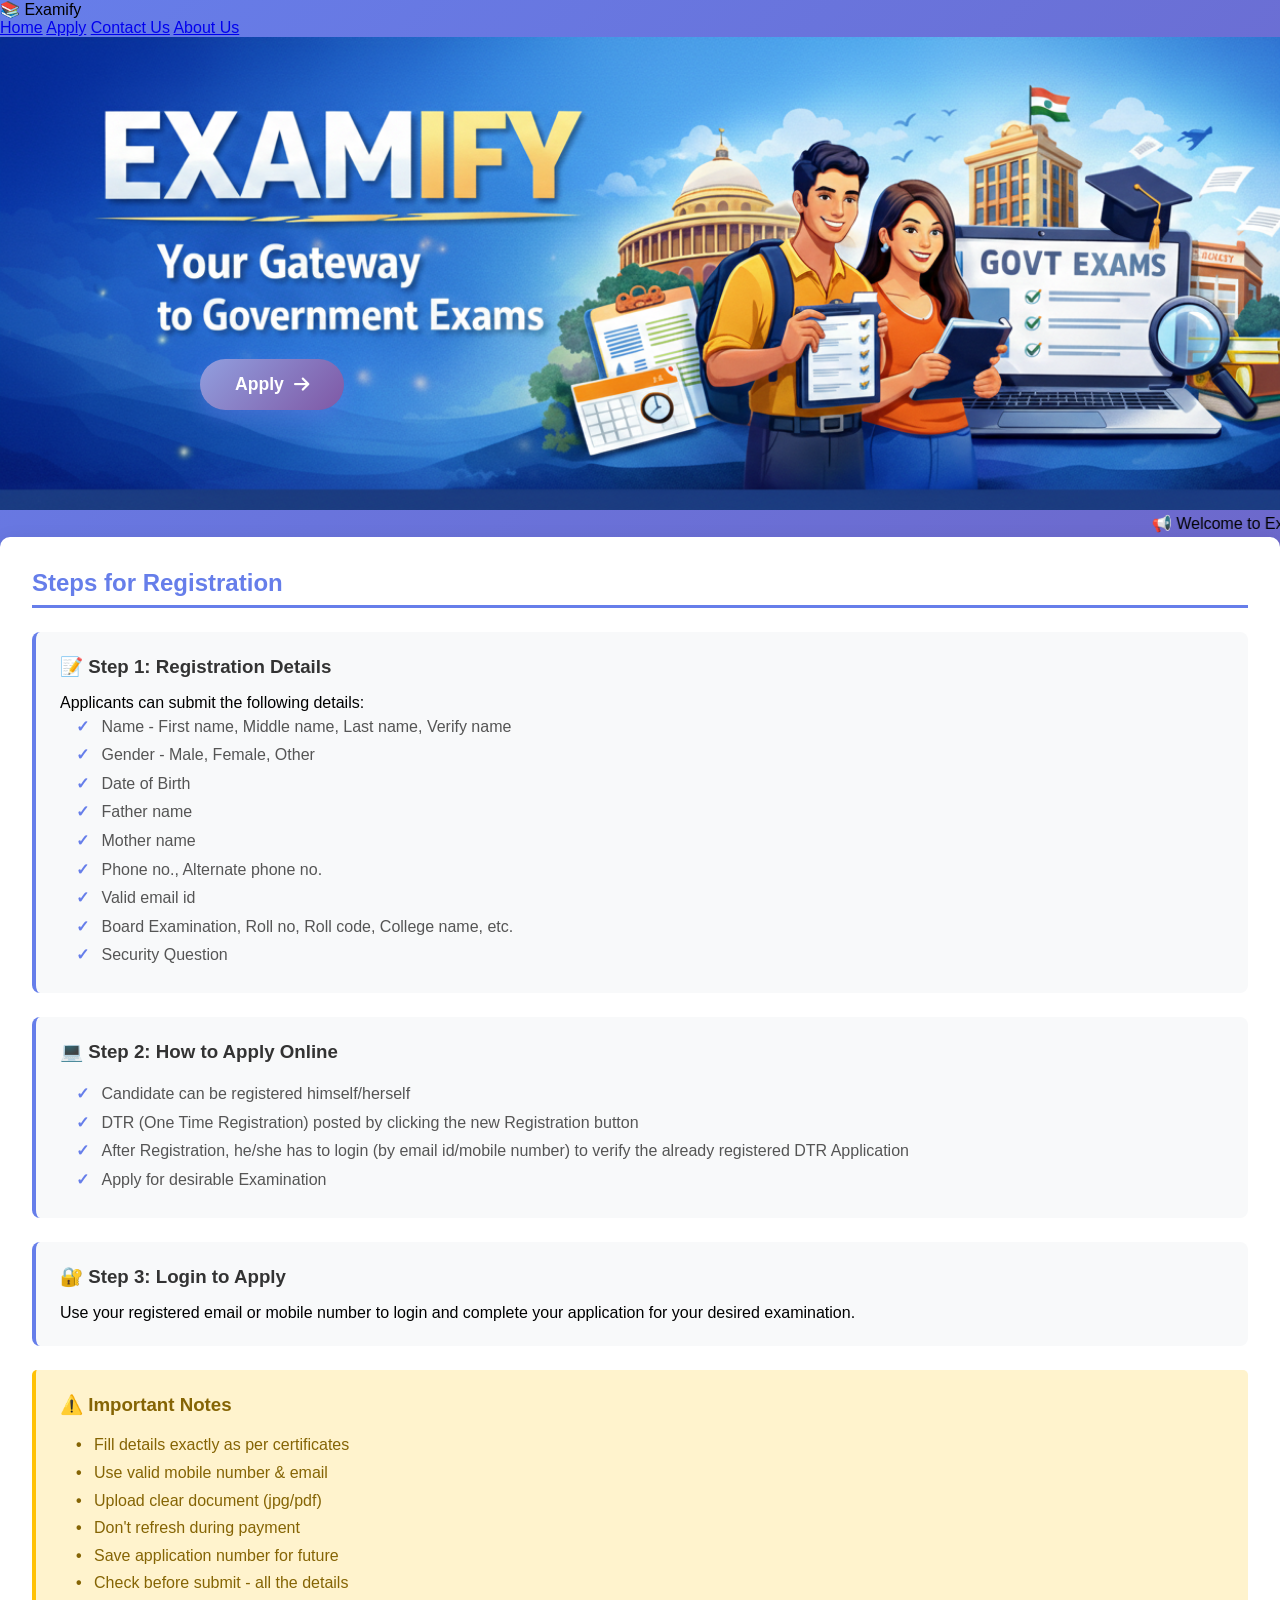
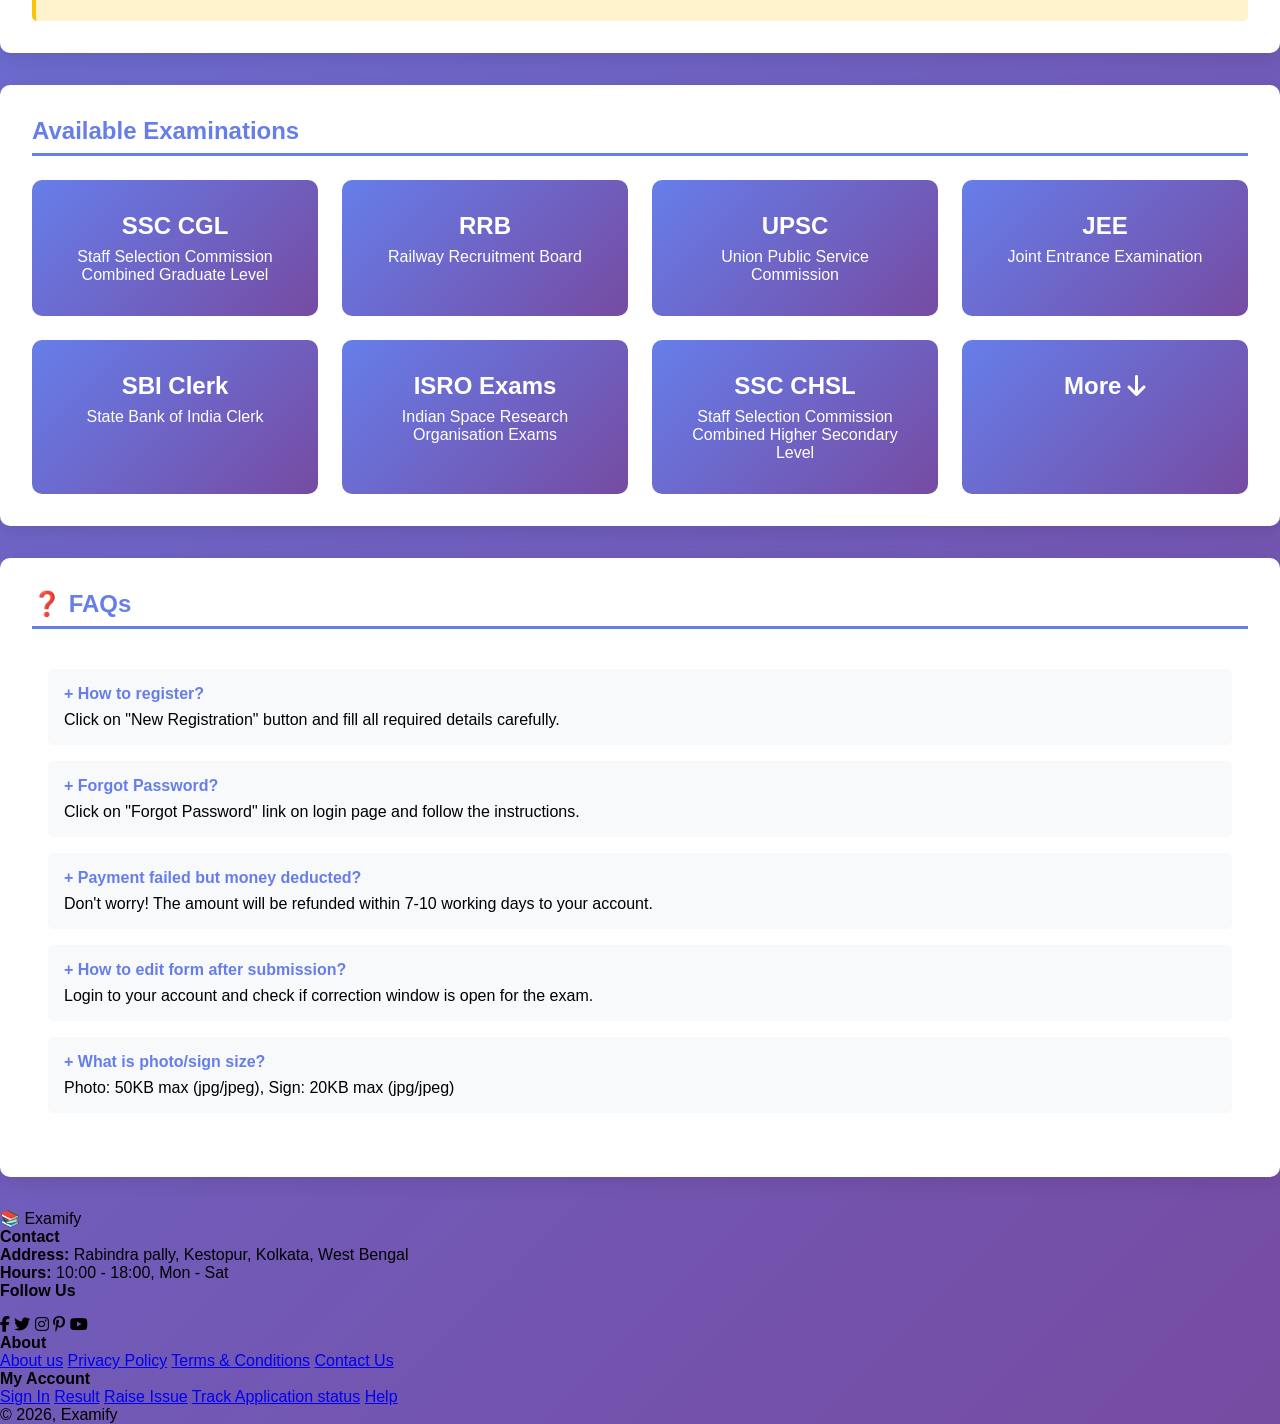
<file: home.html>
<!DOCTYPE html>
<html lang="en">

<head>
    <meta charset="UTF-8">
    <meta name="viewport" content="width=device-width, initial-scale=1.0">
    <link rel="stylesheet" href="home.css">
    <link rel="stylesheet" href="https://cdnjs.cloudflare.com/ajax/libs/font-awesome/6.7.2/css/all.min.css">
    <title>Examify</title>
</head>

<body>

    <!-- Header -->
    <div class="header">
        <div class="logo">
            📚 Examify
        </div>
        <div class="nav">
            <a href="home.html"> Home</a>
            <a href="apply.html">Apply</a>
            <a href="contact.html"> Contact Us</a>
            <a href="aboutus.html">About Us</a>
        </div>
    </div>

    <section class="banner">
        <img src="photo/banner1.png" alt="">
        <a href="apply.html"><button class="apply-btn">Apply <i class="fa-solid fa-arrow-right"></i></button></a>
    </section>

    <div>
        <marquee behavior="scroll" direction="LEFT" id="marquee" scrolldelay="50">
            📢 Welcome to Examify – Your One Stop Destination for All Government Exam Notifications & Forms!
            📝 SSC | UPSC | RRB | Banking | Defence | State Exams – Apply & Track Easily on Examify!
        </marquee>
    </div>

    <div class="section" id="registration">
        <h2>Steps for Registration</h2>
        <div class="registration-steps">
            <div class="step">
                <h3>📝 Step 1: Registration Details</h3>
                <p>Applicants can submit the following details:</p>
                <ul>
                    <li>Name - First name, Middle name, Last name, Verify name</li>
                    <li>Gender - Male, Female, Other</li>
                    <li>Date of Birth</li>
                    <li>Father name</li>
                    <li>Mother name</li>
                    <li>Phone no., Alternate phone no.</li>
                    <li>Valid email id</li>
                    <li>Board Examination, Roll no, Roll code, College name, etc.</li>
                    <li>Security Question</li>
                </ul>
            </div>

            <div class="step">
                <h3>💻 Step 2: How to Apply Online</h3>
                <ul>
                    <li>Candidate can be registered himself/herself</li>
                    <li>DTR (One Time Registration) posted by clicking the new Registration button</li>
                    <li>After Registration, he/she has to login (by email id/mobile number) to verify the already
                        registered DTR Application</li>
                    <li>Apply for desirable Examination</li>
                </ul>
            </div>

            <div class="step">
                <h3>🔐 Step 3: Login to Apply</h3>
                <p>Use your registered email or mobile number to login and complete your application for your
                    desired examination.</p>
            </div>
        </div>

        <div class="note-box">
            <h3>⚠️ Important Notes</h3>
            <ul>
                <li>Fill details exactly as per certificates</li>
                <li>Use valid mobile number & email</li>
                <li>Upload clear document (jpg/pdf)</li>
                <li>Don't refresh during payment</li>
                <li>Save application number for future</li>
                <li>Check before submit - all the details</li>
            </ul>
        </div>
    </div>

    <div class="section" id="exams">
        <h2>Available Examinations</h2>
        <div class="exam-grid">
            <div class="exam-card">
                <h3>SSC CGL</h3>
                <p>Staff Selection Commission Combined Graduate Level</p>
            </div>
            <div class="exam-card">
                <h3>RRB</h3>
                <p>Railway Recruitment Board</p>
            </div>
            <div class="exam-card">
                <h3>UPSC</h3>
                <p>Union Public Service Commission</p>
            </div>
            <div class="exam-card">
                <h3>JEE</h3>
                <p>Joint Entrance Examination</p>
            </div>
            <div class="exam-card">
                <h3>SBI Clerk</h3>
                <p>State Bank of India Clerk</p>
            </div>
            <div class="exam-card">
                <h3>ISRO Exams</h3>
                <p>Indian Space Research Organisation Exams</p>
            </div>
            <div class="exam-card">
                <h3>SSC CHSL</h3>
                <p>Staff Selection Commission Combined Higher Secondary Level</p>
            </div>
            <div class="exam-card">
                <h3>More <i class="fa-solid fa-arrow-down"></i></h3>
            </div>
        </div>
    </div>

    <div class="section" id="faq">
        <h2>❓ FAQs</h2>
        <div class="faq">
            <div class="faq-item">
                <strong>+ How to register?</strong>
                <p>Click on "New Registration" button and fill all required details carefully.</p>
            </div>
            <div class="faq-item">
                <strong>+ Forgot Password?</strong>
                <p>Click on "Forgot Password" link on login page and follow the instructions.</p>
            </div>
            <div class="faq-item">
                <strong>+ Payment failed but money deducted?</strong>
                <p>Don't worry! The amount will be refunded within 7-10 working days to your account.</p>
            </div>
            <div class="faq-item">
                <strong>+ How to edit form after submission?</strong>
                <p>Login to your account and check if correction window is open for the exam.</p>
            </div>
            <div class="faq-item">
                <strong>+ What is photo/sign size?</strong>
                <p>Photo: 50KB max (jpg/jpeg), Sign: 20KB max (jpg/jpeg)</p>
            </div>
        </div>
    </div>
    </div>

    <footer>
        <div class="footer-container">
            <div class="col">
                <div class="logo">📚 Examify</div>
                <h4>Contact</h4>
                <p><strong>Address:</strong> Rabindra pally, Kestopur, Kolkata, West Bengal</p>
                <p><strong>Hours:</strong> 10:00 - 18:00, Mon - Sat</p>

                <div class="follow">
                    <h4>Follow Us</h4>
                    <div class="icon">
                        <i class="fab fa-facebook-f"></i>
                        <i class="fab fa-twitter"></i>
                        <i class="fab fa-instagram"></i>
                        <i class="fab fa-pinterest-p"></i>
                        <i class="fab fa-youtube"></i>
                    </div>
                </div>
            </div>

            <div class="col">
                <h4>About</h4>
                <a href="#">About us</a>
                <a href="#">Privacy Policy</a>
                <a href="#">Terms & Conditions</a>
                <a href="#">Contact Us</a>
            </div>

            <div class="col">
                <h4>My Account</h4>
                <a href="#">Sign In</a>
                <a href="#">Result</a>
                <a href="#">Raise Issue</a>
                <a href="#">Track Application status</a>
                <a href="#">Help</a>
            </div>
        </div>

        <div class="copyright">
            <p>© 2026, Examify</p>
        </div>
    </footer>


</body>

</html>
</file>
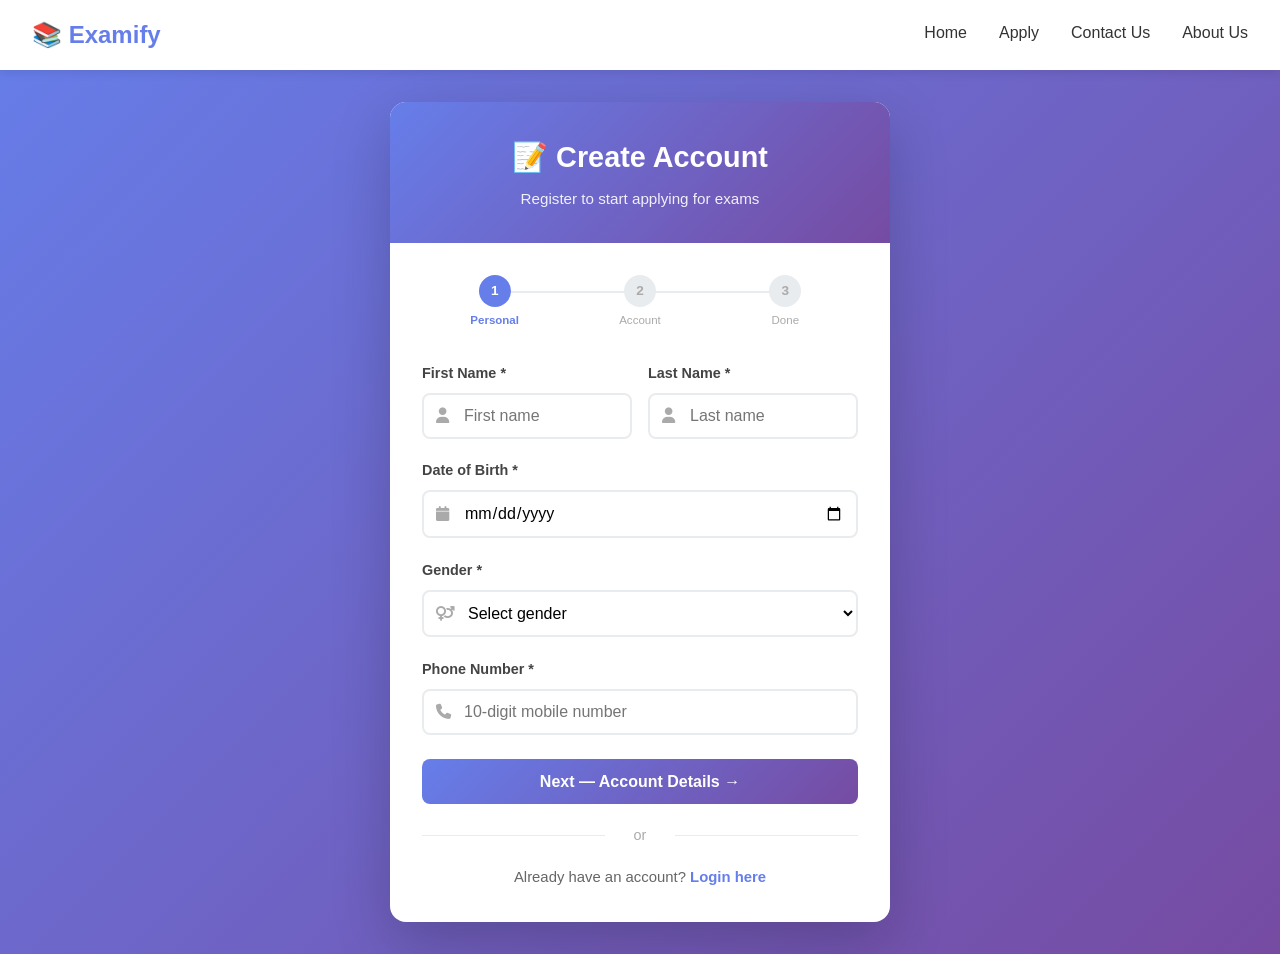
<file: register.html>
<!DOCTYPE html>
<html lang="en">

<head>
    <meta charset="UTF-8">
    <meta name="viewport" content="width=device-width, initial-scale=1.0">
    <link rel="stylesheet" href="shared.css">
    <link rel="stylesheet" href="https://cdnjs.cloudflare.com/ajax/libs/font-awesome/6.7.2/css/all.min.css">
    <title>Register - Examify</title>
    <style>
        body {
            background: linear-gradient(135deg, #667eea 0%, #764ba2 100%);
            min-height: 100vh;
            display: flex;
            flex-direction: column;
        }

        .register-wrapper {
            flex: 1;
            display: flex;
            align-items: center;
            justify-content: center;
            padding: 2rem;
        }

        .register-card {
            background: white;
            border-radius: 16px;
            box-shadow: 0 20px 60px rgba(0, 0, 0, 0.2);
            width: 100%;
            max-width: 500px;
            overflow: hidden;
        }

        .register-header {
            background: linear-gradient(135deg, #667eea 0%, #764ba2 100%);
            padding: 2rem;
            text-align: center;
            color: white;
        }

        .register-header h1 {
            font-size: 1.8rem;
            margin-bottom: 0.4rem;
        }

        .register-header p {
            opacity: 0.9;
            font-size: 0.95rem;
        }

        .register-body {
            padding: 2rem;
        }

        /* ── Step dots ── */
        .steps {
            display: flex;
            justify-content: center;
            margin-bottom: 2rem;
        }

        .step-dot {
            display: flex;
            flex-direction: column;
            align-items: center;
            flex: 1;
            position: relative;
        }

        .step-dot:not(:last-child)::after {
            content: '';
            position: absolute;
            top: 16px;
            left: 60%;
            width: 80%;
            height: 2px;
            background: #e9ecef;
            transition: background 0.3s;
        }

        .step-dot.done:not(:last-child)::after {
            background: #667eea;
        }

        .step-circle {
            width: 32px;
            height: 32px;
            border-radius: 50%;
            background: #e9ecef;
            color: #aaa;
            display: flex;
            align-items: center;
            justify-content: center;
            font-weight: 700;
            font-size: 0.85rem;
            z-index: 1;
            transition: all 0.3s;
        }

        .step-dot.active .step-circle {
            background: #667eea;
            color: white;
        }

        .step-dot.done .step-circle {
            background: #27ae60;
            color: white;
        }

        .step-label {
            font-size: 0.72rem;
            color: #aaa;
            margin-top: 4px;
        }

        .step-dot.active .step-label {
            color: #667eea;
            font-weight: 600;
        }

        /* ── Panels ── */
        .panel {
            display: none;
        }

        .panel.active {
            display: block;
        }

        /* ── Form elements ── */
        .form-group {
            margin-bottom: 1.3rem;
        }

        .form-group label {
            display: block;
            font-weight: 600;
            color: #444;
            margin-bottom: 0.5rem;
            font-size: 0.9rem;
        }

        .input-wrapper {
            position: relative;
        }

        .input-wrapper i.icon-left {
            position: absolute;
            left: 14px;
            top: 50%;
            transform: translateY(-50%);
            color: #aaa;
            font-size: 0.95rem;
        }

        .input-wrapper input,
        .input-wrapper select {
            width: 100%;
            padding: 0.75rem 0.75rem 0.75rem 2.5rem;
            border: 2px solid #e9ecef;
            border-radius: 8px;
            font-size: 1rem;
            font-family: inherit;
            transition: border-color 0.3s;
            outline: none;
            background: white;
        }

        .input-wrapper input:focus,
        .input-wrapper select:focus {
            border-color: #667eea;
        }

        .toggle-password {
            position: absolute;
            right: 14px;
            left: auto;
            top: 50%;
            transform: translateY(-50%);
            cursor: pointer;
            color: #aaa;
            font-size: 0.95rem;
        }

        .toggle-password:hover {
            color: #667eea;
        }

        /* ── Password strength ── */
        .strength-bar {
            height: 5px;
            border-radius: 3px;
            background: #e9ecef;
            margin-top: 8px;
            overflow: hidden;
        }

        .strength-fill {
            height: 100%;
            border-radius: 3px;
            width: 0%;
            transition: all 0.4s;
        }

        .strength-text {
            font-size: 0.78rem;
            margin-top: 4px;
            color: #aaa;
        }

        /* ── Error messages ── */
        .error-msg {
            color: #e74c3c;
            font-size: 0.82rem;
            margin-top: 0.3rem;
            display: none;
        }

        .error-msg.show {
            display: block;
        }

        /* ── Two columns ── */
        .form-row {
            display: grid;
            grid-template-columns: 1fr 1fr;
            gap: 1rem;
        }

        /* ── Buttons ── */
        .btn-group {
            display: flex;
            gap: 1rem;
            margin-top: 1.5rem;
        }

        .btn-back {
            flex: 1;
            padding: 0.85rem;
            background: white;
            border: 2px solid #667eea;
            color: #667eea;
            border-radius: 8px;
            font-size: 1rem;
            font-weight: 600;
            cursor: pointer;
            font-family: inherit;
            transition: all 0.3s;
        }

        .btn-back:hover {
            background: #f0f2ff;
        }

        .btn-next {
            flex: 2;
            padding: 0.85rem;
            background: linear-gradient(135deg, #667eea 0%, #764ba2 100%);
            color: white;
            border: none;
            border-radius: 8px;
            font-size: 1rem;
            font-weight: 600;
            cursor: pointer;
            font-family: inherit;
            transition: all 0.3s;
        }

        .btn-next:hover {
            transform: translateY(-2px);
            box-shadow: 0 8px 20px rgba(102, 126, 234, 0.4);
        }

        .spinner {
            display: inline-block;
            width: 16px;
            height: 16px;
            border: 2px solid rgba(255,255,255,0.4);
            border-top-color: white;
            border-radius: 50%;
            animation: spin 0.7s linear infinite;
            vertical-align: middle;
            margin-right: 6px;
        }

        @keyframes spin {
            to { transform: rotate(360deg); }
        }

        /* ── Divider ── */
        .divider {
            text-align: center;
            margin: 1.2rem 0;
            color: #aaa;
            font-size: 0.9rem;
            position: relative;
        }

        .divider::before,
        .divider::after {
            content: '';
            position: absolute;
            top: 50%;
            width: 42%;
            height: 1px;
            background: #e9ecef;
        }

        .divider::before { left: 0; }
        .divider::after  { right: 0; }

        .login-link {
            text-align: center;
            font-size: 0.93rem;
            color: #666;
        }

        .login-link a {
            color: #667eea;
            font-weight: 600;
            text-decoration: none;
        }

        /* ── Success screen ── */
        .success-screen {
            text-align: center;
            padding: 2rem 1rem;
        }

        .success-screen .tick {
            font-size: 4rem;
            margin-bottom: 1rem;
        }

        .success-screen h2 {
            color: #27ae60;
            margin-bottom: 0.5rem;
        }

        .success-screen p {
            color: #666;
            margin-bottom: 1.5rem;
        }

        .success-screen a {
            display: inline-block;
            padding: 0.85rem 2rem;
            background: linear-gradient(135deg, #667eea 0%, #764ba2 100%);
            color: white;
            text-decoration: none;
            border-radius: 8px;
            font-weight: 600;
            transition: all 0.3s;
        }

        .success-screen a:hover {
            transform: translateY(-2px);
        }

        /* ── Toast ── */
        .toast {
            position: fixed;
            bottom: 2rem;
            right: 2rem;
            background: #667eea;
            color: white;
            padding: 1rem 1.5rem;
            border-radius: 8px;
            font-size: 0.95rem;
            box-shadow: 0 5px 20px rgba(0,0,0,0.2);
            z-index: 9999;
            opacity: 0;
            transform: translateY(20px);
            transition: all 0.4s ease;
            pointer-events: none;
            min-width: 250px;
            text-align: center;
        }

        .toast.show    { opacity: 1; transform: translateY(0); }
        .toast.success { background: #27ae60; }
        .toast.error   { background: #e74c3c; }

        @media (max-width: 480px) {
            .form-row       { grid-template-columns: 1fr; }
            .register-body  { padding: 1.5rem; }
            .btn-group      { flex-direction: column; }
        }
    </style>
</head>

<body>

    <!-- Header -->
    <div class="header">
        <div class="logo">📚 Examify</div>
        <div class="nav">
            <a href="index.html">Home</a>
            <a href="apply.html">Apply</a>
            <a href="contact.html">Contact Us</a>
            <a href="aboutus.html">About Us</a>
        </div>
        <button class="hamburger" id="hamburger" onclick="toggleMenu()">
            <span></span><span></span><span></span>
        </button>
    </div>
    <nav class="mobile-nav" id="mobileNav">
        <a href="index.html">Home</a>
        <a href="apply.html">Apply</a>
        <a href="contact.html">Contact Us</a>
        <a href="aboutus.html">About Us</a>
    </nav>

    <!-- Register Card -->
    <div class="register-wrapper">
        <div class="register-card">

            <div class="register-header">
                <h1>📝 Create Account</h1>
                <p>Register to start applying for exams</p>
            </div>

            <div class="register-body">

                <!-- Step dots -->
                <div class="steps">
                    <div class="step-dot active" id="dot1">
                        <div class="step-circle">1</div>
                        <div class="step-label">Personal</div>
                    </div>
                    <div class="step-dot" id="dot2">
                        <div class="step-circle">2</div>
                        <div class="step-label">Account</div>
                    </div>
                    <div class="step-dot" id="dot3">
                        <div class="step-circle">3</div>
                        <div class="step-label">Done</div>
                    </div>
                </div>

                <!-- Panel 1: Personal -->
                <div class="panel active" id="panel1">

                    <div class="form-row">
                        <div class="form-group">
                            <label>First Name *</label>
                            <div class="input-wrapper">
                                <i class="fa-solid fa-user icon-left"></i>
                                <input type="text" id="firstName" placeholder="First name">
                            </div>
                            <div class="error-msg" id="err-firstName">Enter your first name.</div>
                        </div>
                        <div class="form-group">
                            <label>Last Name *</label>
                            <div class="input-wrapper">
                                <i class="fa-solid fa-user icon-left"></i>
                                <input type="text" id="lastName" placeholder="Last name">
                            </div>
                            <div class="error-msg" id="err-lastName">Enter your last name.</div>
                        </div>
                    </div>

                    <div class="form-group">
                        <label>Date of Birth *</label>
                        <div class="input-wrapper">
                            <i class="fa-solid fa-calendar icon-left"></i>
                            <input type="date" id="dob">
                        </div>
                        <div class="error-msg" id="err-dob">Enter your date of birth.</div>
                    </div>

                    <div class="form-group">
                        <label>Gender *</label>
                        <div class="input-wrapper">
                            <i class="fa-solid fa-venus-mars icon-left"></i>
                            <select id="gender">
                                <option value="">Select gender</option>
                                <option value="Male">Male</option>
                                <option value="Female">Female</option>
                                <option value="Other">Other</option>
                            </select>
                        </div>
                        <div class="error-msg" id="err-gender">Select your gender.</div>
                    </div>

                    <div class="form-group">
                        <label>Phone Number *</label>
                        <div class="input-wrapper">
                            <i class="fa-solid fa-phone icon-left"></i>
                            <input type="tel" id="phone" placeholder="10-digit mobile number" maxlength="10">
                        </div>
                        <div class="error-msg" id="err-phone">Enter a valid 10-digit number.</div>
                    </div>

                    <div class="btn-group">
                        <button class="btn-next" onclick="goToStep2()">
                            Next — Account Details →
                        </button>
                    </div>

                </div>

                <!-- Panel 2: Account -->
                <div class="panel" id="panel2">

                    <div class="form-group">
                        <label>Email Address *</label>
                        <div class="input-wrapper">
                            <i class="fa-solid fa-envelope icon-left"></i>
                            <input type="email" id="regEmail" placeholder="Enter your email">
                        </div>
                        <div class="error-msg" id="err-email">Enter a valid email address.</div>
                    </div>

                    <div class="form-group">
                        <label>Password *</label>
                        <div class="input-wrapper">
                            <i class="fa-solid fa-lock icon-left"></i>
                            <input type="password" id="regPassword" placeholder="Create a password" oninput="checkStrength(this.value)">
                            <i class="fa-solid fa-eye toggle-password" id="togglePwd1"></i>
                        </div>
                        <div class="strength-bar">
                            <div class="strength-fill" id="strengthFill"></div>
                        </div>
                        <div class="strength-text" id="strengthText">Enter a password</div>
                        <div class="error-msg" id="err-password">Password must be at least 6 characters.</div>
                    </div>

                    <div class="form-group">
                        <label>Confirm Password *</label>
                        <div class="input-wrapper">
                            <i class="fa-solid fa-lock icon-left"></i>
                            <input type="password" id="confirmPassword" placeholder="Re-enter your password">
                            <i class="fa-solid fa-eye toggle-password" id="togglePwd2"></i>
                        </div>
                        <div class="error-msg" id="err-confirm">Passwords do not match.</div>
                    </div>

                    <div class="btn-group">
                        <button class="btn-back" onclick="goToStep1()">← Back</button>
                        <button class="btn-next" id="registerBtn" onclick="submitRegister()">
                            Create Account ✓
                        </button>
                    </div>

                </div>

                <!-- Panel 3: Success -->
                <div class="panel" id="panel3">
                    <div class="success-screen">
                        <div class="tick">🎉</div>
                        <h2>Registration Successful!</h2>
                        <p id="successMsg">Welcome! Your account has been created.</p>
                        <a href="login.html">Login to Your Account →</a>
                    </div>
                </div>

                <!-- Login link (hidden on success) -->
                <div id="loginLinkArea">
                    <div class="divider">or</div>
                    <div class="login-link">
                        Already have an account?
                        <a href="login.html">Login here</a>
                    </div>
                </div>

            </div>
        </div>
    </div>

    <div class="toast" id="toast"></div>

    <script>

        // ── Hamburger ──
        function toggleMenu() {
            document.getElementById('hamburger').classList.toggle('open');
            document.getElementById('mobileNav').classList.toggle('open');
        }

        // ── Active nav ──
        document.querySelectorAll('.nav a, .mobile-nav a').forEach(function(link) {
            if (link.href === window.location.href) {
                link.classList.add('active');
            }
        });

        // ── Toast ──
        function showToast(message, type) {
            var toast = document.getElementById('toast');
            toast.textContent = message;
            toast.className = 'toast show ' + (type || '');
            setTimeout(function() {
                toast.className = 'toast';
            }, 3000);
        }

        // ── Show/hide password ──
        function setupToggle(toggleId, inputId) {
            document.getElementById(toggleId).addEventListener('click', function() {
                var input = document.getElementById(inputId);
                if (input.type === 'password') {
                    input.type = 'text';
                    this.classList.remove('fa-eye');
                    this.classList.add('fa-eye-slash');
                } else {
                    input.type = 'password';
                    this.classList.remove('fa-eye-slash');
                    this.classList.add('fa-eye');
                }
            });
        }
        setupToggle('togglePwd1', 'regPassword');
        setupToggle('togglePwd2', 'confirmPassword');

        // ── Password strength ──
        function checkStrength(value) {
            var fill = document.getElementById('strengthFill');
            var text = document.getElementById('strengthText');
            var score = 0;
            if (value.length >= 6)           score++;
            if (value.length >= 10)          score++;
            if (/[A-Z]/.test(value))         score++;
            if (/[0-9]/.test(value))         score++;
            if (/[^A-Za-z0-9]/.test(value)) score++;

            var levels = [
                { pct: '0%',   color: '#e9ecef', label: 'Enter a password' },
                { pct: '25%',  color: '#e74c3c', label: 'Weak' },
                { pct: '50%',  color: '#f39c12', label: 'Fair' },
                { pct: '75%',  color: '#3498db', label: 'Good' },
                { pct: '100%', color: '#27ae60', label: 'Strong 💪' }
            ];

            var level = levels[Math.min(score, 4)];
            fill.style.width      = level.pct;
            fill.style.background = level.color;
            text.textContent      = level.label;
            text.style.color      = level.color;
        }

        // ── Step helpers ──
        function setStep(step) {
            // panels
            var panels = ['panel1', 'panel2', 'panel3'];
            panels.forEach(function(id, i) {
                var el = document.getElementById(id);
                el.classList.remove('active');
                if (i + 1 === step) el.classList.add('active');
            });

            // dots
            var dots = ['dot1', 'dot2', 'dot3'];
            dots.forEach(function(id, i) {
                var dot = document.getElementById(id);
                dot.classList.remove('active', 'done');
                if (i + 1 === step) dot.classList.add('active');
                if (i + 1 < step)  dot.classList.add('done');
            });

            // hide login link on success
            if (step === 3) {
                document.getElementById('loginLinkArea').style.display = 'none';
            }
        }

        // ── Step 1 validation ──
        function goToStep2() {
            var firstName = document.getElementById('firstName').value.trim();
            var lastName  = document.getElementById('lastName').value.trim();
            var dob       = document.getElementById('dob').value;
            var gender    = document.getElementById('gender').value;
            var phone     = document.getElementById('phone').value.trim();
            var valid     = true;

            if (!firstName) {
                document.getElementById('err-firstName').classList.add('show');
                valid = false;
            } else {
                document.getElementById('err-firstName').classList.remove('show');
            }

            if (!lastName) {
                document.getElementById('err-lastName').classList.add('show');
                valid = false;
            } else {
                document.getElementById('err-lastName').classList.remove('show');
            }

            if (!dob) {
                document.getElementById('err-dob').classList.add('show');
                valid = false;
            } else {
                document.getElementById('err-dob').classList.remove('show');
            }

            if (!gender) {
                document.getElementById('err-gender').classList.add('show');
                valid = false;
            } else {
                document.getElementById('err-gender').classList.remove('show');
            }

            if (!/^\d{10}$/.test(phone)) {
                document.getElementById('err-phone').classList.add('show');
                valid = false;
            } else {
                document.getElementById('err-phone').classList.remove('show');
            }

            if (!valid) {
                showToast('Please fill all required fields.', 'error');
                return;
            }

            setStep(2);
        }

        function goToStep1() {
            setStep(1);
        }

        // ── Step 2 submit ──
        function submitRegister() {
            var email    = document.getElementById('regEmail').value.trim();
            var password = document.getElementById('regPassword').value;
            var confirm  = document.getElementById('confirmPassword').value;
            var valid    = true;

            var emailRegex = /^[^\s@]+@[^\s@]+\.[^\s@]+$/;
            if (!emailRegex.test(email)) {
                document.getElementById('err-email').classList.add('show');
                valid = false;
            } else {
                document.getElementById('err-email').classList.remove('show');
            }

            if (password.length < 6) {
                document.getElementById('err-password').classList.add('show');
                valid = false;
            } else {
                document.getElementById('err-password').classList.remove('show');
            }

            if (password !== confirm) {
                document.getElementById('err-confirm').classList.add('show');
                valid = false;
            } else {
                document.getElementById('err-confirm').classList.remove('show');
            }

            if (!valid) {
                showToast('Please fix the errors above.', 'error');
                return;
            }

            // show spinner
            var btn = document.getElementById('registerBtn');
            btn.innerHTML = '<span class="spinner"></span> Creating account...';
            btn.disabled  = true;

            setTimeout(function() {
                var firstName = document.getElementById('firstName').value.trim();
                var lastName  = document.getElementById('lastName').value.trim();

                // save user to localStorage
                localStorage.setItem('examifyRegistered', JSON.stringify({
                    name:     firstName + ' ' + lastName,
                    email:    email,
                    password: password,
                    phone:    document.getElementById('phone').value.trim(),
                    dob:      document.getElementById('dob').value,
                    gender:   document.getElementById('gender').value
                }));

                // update success message
                document.getElementById('successMsg').textContent =
                    'Welcome, ' + firstName + '! Your account is ready. Please login.';

                setStep(3);
            }, 1200);
        }

    </script>

</body>
</html>
</file>
<file: shared.css>
/* ============================================================
   shared.css — Examify
   Link this file in EVERY HTML page.
   ============================================================ */


/* ── 1. RESET ─────────────────────────────────────────────── */
* {
    margin: 0;
    padding: 0;
    box-sizing: border-box;
}

body {
    font-family: 'Segoe UI', Tahoma, Geneva, Verdana, sans-serif;
    line-height: 1.6;
    color: #333;
    background-color: #f5f5f5;
}


/* ── 2. HEADER ────────────────────────────────────────────── */
.header {
    background: white;
    padding: 1rem 2rem;
    box-shadow: 0 2px 10px rgba(0, 0, 0, 0.1);
    display: flex;
    justify-content: space-between;
    align-items: center;
    position: sticky;
    top: 0;
    z-index: 1000;
}


/* ── 3. LOGO ──────────────────────────────────────────────── */
.logo {
    font-size: 1.5rem;
    font-weight: bold;
    color: #667eea;
    text-decoration: none;
    cursor: pointer;
}


/* ── 4. NAV ───────────────────────────────────────────────── */
.nav {
    display: flex;
    gap: 2rem;
    align-items: center;
}

.nav a {
    color: #333;
    text-decoration: none;
    font-weight: 500;
    transition: color 0.3s;
    position: relative;
    padding-bottom: 4px;
}

.nav a::after {
    content: '';
    position: absolute;
    bottom: 0;
    left: 0;
    width: 0;
    height: 2px;
    background: #667eea;
    transition: width 0.3s ease;
}

.nav a:hover::after,
.nav a.active::after {
    width: 100%;
}

.nav a:hover {
    color: #667eea;
}

.nav a.active {
    color: #667eea;
    font-weight: 700;
}


/* ── 5. APPLY DROPDOWN ────────────────────────────────────── */

/* wrapper — this is the parent that holds the link + dropdown */
.nav-dropdown {
    position: relative;
    display: flex;
    align-items: center;
}

/* the Apply link inside the dropdown wrapper */
.nav-dropdown > a {
    color: #333;
    text-decoration: none;
    font-weight: 500;
    transition: color 0.3s;
    position: relative;
    padding-bottom: 4px;
    display: flex;
    align-items: center;
    gap: 5px;
    cursor: pointer;
}

.nav-dropdown > a::after {
    content: '';
    position: absolute;
    bottom: 0;
    left: 0;
    width: 0;
    height: 2px;
    background: #667eea;
    transition: width 0.3s ease;
}

.nav-dropdown:hover > a {
    color: #667eea;
}

.nav-dropdown:hover > a::after {
    width: 100%;
}

/* small arrow icon next to Apply */
.nav-dropdown > a .drop-arrow {
    font-size: 0.7rem;
    transition: transform 0.3s;
    margin-left: 2px;
}

.nav-dropdown:hover > a .drop-arrow {
    transform: rotate(180deg);
}

/* the dropdown menu box */
.dropdown-menu {
    position: absolute;
    top: calc(100% + 14px);
    left: 50%;
    transform: translateX(-50%);
    background: white;
    border-radius: 12px;
    box-shadow: 0 10px 40px rgba(0,0,0,0.15);
    min-width: 240px;
    padding: 0.5rem;
    opacity: 0;
    visibility: hidden;
    transition: all 0.25s ease;
    z-index: 2000;
    pointer-events: none;
}

/* small triangle pointer above the box */
.dropdown-menu::before {
    content: '';
    position: absolute;
    top: -8px;
    left: 50%;
    transform: translateX(-50%);
    border-left: 8px solid transparent;
    border-right: 8px solid transparent;
    border-bottom: 8px solid white;
}

/* show on hover */
.nav-dropdown:hover .dropdown-menu {
    opacity: 1;
    visibility: visible;
    pointer-events: all;
    top: calc(100% + 8px);
}

/* each item inside the dropdown */
.dropdown-item {
    display: flex;
    align-items: center;
    gap: 12px;
    padding: 0.85rem 1rem;
    border-radius: 8px;
    text-decoration: none;
    transition: background 0.2s;
    cursor: pointer;
}

.dropdown-item:hover {
    background: #f0f2ff;
}

/* icon circle */
.dropdown-item .drop-icon {
    width: 38px;
    height: 38px;
    border-radius: 50%;
    display: flex;
    align-items: center;
    justify-content: center;
    font-size: 1.1rem;
    flex-shrink: 0;
}

.drop-icon.purple {
    background: #eeedfe;
    color: #667eea;
}

.drop-icon.green {
    background: #e1f5ee;
    color: #1d9e75;
}

/* text inside each dropdown item */
.dropdown-item .drop-text {
    display: flex;
    flex-direction: column;
}

.dropdown-item .drop-title {
    font-size: 0.92rem;
    font-weight: 600;
    color: #2c3e50;
    line-height: 1.3;
}

.dropdown-item .drop-sub {
    font-size: 0.78rem;
    color: #888;
    margin-top: 1px;
}

/* divider line between the two items */
.dropdown-divider {
    height: 1px;
    background: #f0f0f0;
    margin: 0.3rem 0.5rem;
}


/* ── 6. HAMBURGER (mobile) ────────────────────────────────── */
.hamburger {
    display: none;
    flex-direction: column;
    gap: 5px;
    cursor: pointer;
    background: none;
    border: none;
    padding: 4px;
}

.hamburger span {
    display: block;
    width: 25px;
    height: 2px;
    background: #333;
    border-radius: 2px;
    transition: all 0.3s ease;
}

.hamburger.open span:nth-child(1) { transform: translateY(7px) rotate(45deg); }
.hamburger.open span:nth-child(2) { opacity: 0; }
.hamburger.open span:nth-child(3) { transform: translateY(-7px) rotate(-45deg); }


/* ── 7. MOBILE NAV ────────────────────────────────────────── */
.mobile-nav {
    display: none;
    flex-direction: column;
    background: white;
    padding: 1rem 2rem;
    box-shadow: 0 4px 10px rgba(0,0,0,0.1);
    border-top: 1px solid #eee;
}

.mobile-nav a {
    color: #333;
    text-decoration: none;
    font-weight: 500;
    padding: 0.75rem 0;
    border-bottom: 1px solid #f0f0f0;
    transition: color 0.3s;
}

.mobile-nav a:last-child { border-bottom: none; }

.mobile-nav a:hover,
.mobile-nav a.active { color: #667eea; }

.mobile-nav.open { display: flex; }

/* mobile apply sub-links */
.mobile-nav .mobile-apply-sub {
    padding-left: 1.2rem;
    border-bottom: none;
}

.mobile-nav .mobile-apply-label {
    color: #667eea;
    font-weight: 700;
    font-size: 0.85rem;
    padding: 0.5rem 0 0.2rem;
    border-bottom: none;
    display: block;
    pointer-events: none;
}


/* ── 8. FOOTER ────────────────────────────────────────────── */
footer {
    background: linear-gradient(135deg, #1a1a2e 0%, #16213e 100%);
    color: #ecf0f1;
    width: 100%;
    padding: 10px;
    margin-top: 3rem;
}

.footer-container {
    display: grid;
    grid-template-columns: repeat(auto-fit, minmax(250px, 1fr));
    gap: 2rem;
    max-width: 1200px;
    margin: 0 auto 2rem;
}

.col { padding: 1.5rem; }

.col h4 {
    color: #667eea;
    font-size: 1.1rem;
    margin-bottom: 1rem;
    margin-top: 1rem;
    font-weight: 600;
    text-transform: uppercase;
    letter-spacing: 0.5px;
}

.col p {
    color: #bdc3c7;
    font-size: 0.95rem;
    line-height: 1.6;
    margin-bottom: 0.5rem;
}

.col strong { color: #ecf0f1; }

.col a {
    display: block;
    color: #bdc3c7;
    text-decoration: none;
    margin: 0.5rem 0;
    transition: all 0.3s;
    font-size: 0.95rem;
}

.col a:hover {
    color: #667eea;
    padding-left: 0.5rem;
}


/* ── 9. SOCIAL ICONS ──────────────────────────────────────── */
.follow { margin-top: 1.5rem; }
.follow h4 { margin-top: 0; margin-bottom: 1rem; }

.icon {
    display: flex;
    gap: 1rem;
    flex-wrap: wrap;
}

.icon i {
    width: 40px;
    height: 40px;
    background: #667eea;
    border-radius: 50%;
    display: flex;
    align-items: center;
    justify-content: center;
    color: white;
    font-size: 1.1rem;
    cursor: pointer;
    transition: all 0.3s;
}

.icon i:hover {
    background: #764ba2;
    transform: translateY(-3px);
    box-shadow: 0 5px 15px rgba(102, 126, 234, 0.4);
}


/* ── 10. COPYRIGHT ────────────────────────────────────────── */
.copyright {
    border-top: 1px solid rgba(236, 240, 241, 0.2);
    padding: 10px;
    color: #95a5a6;
    font-size: 0.9rem;
    text-align: center;
}

.copyright p { margin: 0; }


/* ── 11. TOAST ────────────────────────────────────────────── */
.toast {
    position: fixed;
    bottom: 2rem;
    right: 2rem;
    background: #667eea;
    color: white;
    padding: 1rem 1.5rem;
    border-radius: 8px;
    font-size: 0.95rem;
    box-shadow: 0 5px 20px rgba(0,0,0,0.2);
    z-index: 9999;
    opacity: 0;
    transform: translateY(20px);
    transition: all 0.4s ease;
    pointer-events: none;
    min-width: 250px;
    text-align: center;
}

.toast.show    { opacity: 1; transform: translateY(0); }
.toast.success { background: #27ae60; }
.toast.error   { background: #e74c3c; }


/* ── 12. UTILITY BUTTONS ──────────────────────────────────── */
.btn {
    padding: 0.5rem 1.5rem;
    border: none;
    border-radius: 5px;
    cursor: pointer;
    font-weight: 600;
    transition: all 0.3s;
    font-family: inherit;
    font-size: 1rem;
}

.btn-primary {
    background: linear-gradient(135deg, #667eea 0%, #764ba2 100%);
    color: white;
}

.btn-outline {
    background: transparent;
    color: #667eea;
    border: 2px solid #667eea;
}

.btn:hover {
    transform: translateY(-2px);
    box-shadow: 0 5px 15px rgba(0, 0, 0, 0.2);
}


/* ── 13. BACK TO TOP ──────────────────────────────────────── */
.back-to-top {
    position: fixed;
    bottom: 2rem;
    left: 2rem;
    width: 44px;
    height: 44px;
    background: #667eea;
    color: white;
    border: none;
    border-radius: 50%;
    font-size: 1.2rem;
    cursor: pointer;
    display: none;
    align-items: center;
    justify-content: center;
    box-shadow: 0 4px 15px rgba(102, 126, 234, 0.4);
    transition: all 0.3s;
    z-index: 999;
}

.back-to-top:hover   { background: #764ba2; transform: translateY(-3px); }
.back-to-top.visible { display: flex; }


/* ── 14. RESPONSIVE ───────────────────────────────────────── */
@media (max-width: 768px) {
    .nav        { display: none; }
    .hamburger  { display: flex; }
    .header     { padding: 1rem; }

    .footer-container { grid-template-columns: 1fr; }
    .col              { padding: 1rem; }

    .back-to-top { bottom: 1rem; left: 1rem; }
    .toast       { bottom: 1rem; right: 1rem; left: 1rem; text-align: center; }
}
</file>
<file: home.css>
* {
    margin: 0;
    padding: 0;
    box-sizing: border-box;
}

body {
    font-family: 'Segoe UI', Tahoma, Geneva, Verdana, sans-serif;
    background: linear-gradient(135deg, #667eea 0%, #764ba2 100%);
    min-height: 100vh;
}



.auth-buttons {
    display: flex;
    gap: 1rem;
}

.btn {
    padding: 0.5rem 1.5rem;
    border: none;
    border-radius: 5px;
    cursor: pointer;
    font-weight: 600;
    transition: all 0.3s;
}

.btn-login {
    background: transparent;
    color: #667eea;
    border: 2px solid #667eea;
}

.btn-register {
    background: #667eea;
    color: white;
}

.btn:hover {
    transform: translateY(-2px);
    box-shadow: 0 5px 15px rgba(0, 0, 0, 0.2);
}

.banner {
    width: 100%;
    margin: 0;
    padding: 0;
    overflow: visible;
    position: relative;
    display: inline-block;
}

.banner img {
    width: 100%;
    height: auto;
    display: block;
    object-fit: cover;
}

.apply-btn {
    position: absolute;
    left: 200px;
    bottom: 100px;
    padding: 15px 35px;
    font-size: 1.1rem;
    font-weight: 600;
    background: linear-gradient(135deg, #919fdf 0%, #7f58a5 100%);
    color: white;
    border: none;
    border-radius: 50px;
    cursor: pointer;
    box-shadow: 0 8px 20px rgba(102, 126, 234, 0.4);
    transition: all 0.3s ease;
    display: flex;
    align-items: center;
    gap: 10px;
}

.apply-btn:hover {
    transform: translateY(-5px);
    box-shadow: 0 12px 30px rgba(102, 126, 234, 0.6);
}

.apply-btn:active {
    transform: translateY(-2px);
}

.container {
    max-width: 1300px;
    margin: 2rem auto;
    /* padding:10px; */
}

.hero {
    background: white;
    border-radius: 10px;
    padding: 3rem;
    margin-bottom: 2rem;
    box-shadow: 0 10px 30px rgba(0, 0, 0, 0.2);
}

.hero h1 {
    color: #333;
    margin-bottom: 1rem;
    font-size: 2.5rem;
}

.hero p {
    color: #666;
    font-size: 1.1rem;
    margin-bottom: 2rem;
}

.section {
    background: white;
    border-radius: 10px;
    padding: 2rem;
    margin-bottom: 2rem;
    box-shadow: 0 5px 20px rgba(0, 0, 0, 0.1);
}

.section h2 {
    color: #667eea;
    margin-bottom: 1.5rem;
    padding-bottom: 0.5rem;
    border-bottom: 3px solid #667eea;
}

.registration-steps {
    display: grid;
    gap: 1.5rem;
}

.step {
    padding: 1.5rem;
    background: #f8f9fa;
    border-radius: 8px;
    border-left: 4px solid #667eea;
}

.step h3 {
    color: #333;
    margin-bottom: 1rem;
}

.step ul {
    list-style: none;
    padding-left: 1rem;
}

.step ul li {
    padding: 0.3rem 0;
    color: #555;
}

.step ul li:before {
    content: "✓ ";
    color: #667eea;
    font-weight: bold;
    margin-right: 0.5rem;
}

.exam-grid {
    display: grid;
    grid-template-columns: repeat(auto-fit, minmax(250px, 1fr));
    gap: 1.5rem;
}

.exam-card {
    background: linear-gradient(135deg, #667eea 0%, #764ba2 100%);
    color: white;
    padding: 2rem;
    border-radius: 10px;
    text-align: center;
    cursor: pointer;
    transition: transform 0.3s;
}

.exam-card:hover {
    transform: translateY(-5px);
    box-shadow: 0 10px 25px rgba(0, 0, 0, 0.3);
}

.exam-card h3 {
    font-size: 1.5rem;
    margin-bottom: 0.5rem;
}

.faq {
    padding: 1rem;
}

.faq-item {
    margin-bottom: 1rem;
    padding: 1rem;
    background: #f8f9fa;
    border-radius: 5px;
}

.faq-item strong {
    color: #667eea;
    display: block;
    margin-bottom: 0.5rem;
}

.note-box {
    background: #fff3cd;
    border-left: 4px solid #ffc107;
    padding: 1.5rem;
    border-radius: 5px;
    margin-top: 1.5rem;
}

.note-box h3 {
    color: #856404;
    margin-bottom: 1rem;
}

.note-box ul {
    list-style: none;
    padding-left: 1rem;
}

.note-box ul li {
    padding: 0.3rem 0;
    color: #856404;
}

.note-box ul li:before {
    content: "• ";
    font-weight: bold;
    margin-right: 0.5rem;
}



.col img {
    max-width: 80px;
    margin-bottom: 1rem;
    filter: brightness(0) invert(1);
}



.col a:hover {
    color: #667eea;
    padding-left: 0.5rem;
    transform: translateX(5px);
}



.follow h4 {
    margin-top: 0;
    margin-bottom: 1rem;
}



.icon i:hover {
    background: #764ba2;
    transform: translateY(-3px);
    box-shadow: 0 5px 15px rgba(102, 126, 234, 0.4);
}


.row {
    display: flex;
    gap: 1rem;
    margin: 1rem 0;
    flex-wrap: wrap;
}


.copyright p {
    margin: 0;
}
</file>
<file: aboutus.css>
* {
            margin: 0;
            padding: 0;
            box-sizing: border-box;
        }

        body {
            font-family: 'Segoe UI', Tahoma, Geneva, Verdana, sans-serif;
            line-height: 1.6;
            color: #333;
            background-color: #f8f9fa;
        }

        .hero {
            background: linear-gradient(135deg, #667eea 0%, #764ba2 100%);
            color: white;
            padding: 4rem 2rem;
            text-align: center;
        }

        .hero h1 {
            font-size: 3rem;
            margin-bottom: 1rem;
            animation: fadeInDown 0.8s;
        }

        .hero p {
            font-size: 1.3rem;
            opacity: 0.95;
            animation: fadeInUp 0.8s;
        }

        .container {
            /* max-width: 1200px; */
            width: 100%;
            margin: 0 auto;
            padding: 0 2rem;
            /* margin-bottom: 10px;
            margin-top: 10px; */
        }

        section {
            /* padding: 2px; */
        }

        .section-title {
            text-align: center;
            font-size: 2.2rem;
            color: #2c3e50;
            margin-bottom: 3rem;
            position: relative;
            padding-bottom: 1rem;
        }

        .section-title::after {
            content: '';
            position: absolute;
            bottom: 0;
            left: 50%;
            transform: translateX(-50%);
            width: 80px;
            height: 4px;
            background: linear-gradient(135deg, #667eea 0%, #764ba2 100%);
            border-radius: 2px;
        }

        .intro-section {
            background: white;
            border-radius: 12px;
            padding: 3rem;
            box-shadow: 0 4px 15px rgba(0, 0, 0, 0.08);
            margin-bottom: 3rem;
        }

        .intro-section p {
            font-size: 1.1rem;
            line-height: 1.8;
            color: #555;
            margin-bottom: 1rem;
        }

        .mission-vision {
            display: grid;
            grid-template-columns: 1fr 1fr;
            gap: 2rem;
            margin-bottom: 3rem;
        }

        .mission-card,
        .vision-card {
            background: white;
            padding: 2.5rem;
            border-radius: 12px;
            box-shadow: 0 4px 15px rgba(0, 0, 0, 0.08);
        }

        .mission-card h3,
        .vision-card h3 {
            color: #667eea;
            font-size: 1.5rem;
            margin-bottom: 1.5rem;
        }

        .mission-card ul,
        .vision-card ul {
            list-style: none;
        }

        .mission-card li,
        .vision-card li {
            padding: 0.5rem 0;
            padding-left: 1.5rem;
            position: relative;
            color: #555;
        }

        .mission-card li::before,
        .vision-card li::before {
            content: '✓';
            position: absolute;
            left: 0;
            color: #667eea;
            font-weight: bold;
        }

        .services-grid {
            display: grid;
            grid-template-columns: repeat(auto-fit, minmax(280px, 1fr));
            gap: 2rem;
            margin-top: 2rem;
        }

        .service-card {
            background: white;
            padding: 2rem;
            border-radius: 12px;
            box-shadow: 0 4px 15px rgba(0, 0, 0, 0.08);
            transition: transform 0.3s, box-shadow 0.3s;
        }

        .service-card:hover {
            transform: translateY(-5px);
            box-shadow: 0 8px 25px rgba(0, 0, 0, 0.12);
        }

        .service-icon {
            font-size: 2.5rem;
            margin-bottom: 1rem;
        }

        .service-card h3 {
            color: #2c3e50;
            margin-bottom: 0.8rem;
            font-size: 1.2rem;
        }

        .service-card p {
            color: #666;
            font-size: 0.95rem;
        }

        .why-choose {
            background: linear-gradient(135deg, #f5f7fa 0%, #c3cfe2 100%);
            padding: 4rem 2rem;
        }

        .features-grid {
            display: grid;
            grid-template-columns: repeat(auto-fit, minmax(250px, 1fr));
            gap: 2rem;
            margin-top: 2rem;
        }

        .feature-box {
            background: white;
            padding: 2rem;
            border-radius: 12px;
            text-align: center;
            box-shadow: 0 4px 15px rgba(0, 0, 0, 0.08);
        }

        .feature-box h4 {
            color: #667eea;
            margin: 1rem 0;
            font-size: 1.3rem;
        }

        .feature-box p {
            color: #666;
        }

        .how-it-works {
            background: white;
        }

        .steps-container {
            display: grid;
            grid-template-columns: repeat(auto-fit, minmax(220px, 1fr));
            gap: 2rem;
            margin-top: 2rem;
        }

        .step-card {
            background: linear-gradient(135deg, #667eea 0%, #764ba2 100%);
            color: white;
            padding: 2rem;
            border-radius: 12px;
            text-align: center;
            position: relative;
        }

        .step-number {
            font-size: 3rem;
            font-weight: bold;
            opacity: 0.3;
            position: absolute;
            top: 10px;
            right: 15px;
        }

        .step-card h4 {
            margin: 1rem 0;
            font-size: 1.2rem;
        }

        .categories-section {
            background: #f8f9fa;
        }

        .categories-grid {
            display: flex;
            flex-wrap: wrap;
            gap: 1rem;
            justify-content: center;
            margin-top: 2rem;
        }

        .category-tag {
            background: white;
            padding: 1rem 2rem;
            border-radius: 25px;
            box-shadow: 0 2px 10px rgba(0, 0, 0, 0.08);
            font-weight: 500;
            color: #667eea;
            transition: all 0.3s;
        }

        .category-tag:hover {
            background: linear-gradient(135deg, #667eea 0%, #764ba2 100%);
            color: white;
            transform: scale(1.05);
        }

        .disclaimer {
            background: #fff3cd;
            border-left: 5px solid #ffc107;
            padding: 2rem;
            border-radius: 8px;
            margin: 3rem 0;
        }

        .disclaimer h3 {
            color: #856404;
            margin-bottom: 1rem;
        }

        .disclaimer ul {
            list-style: none;
            color: #856404;
        }

        .disclaimer li {
            padding: 0.5rem 0;
            padding-left: 1.5rem;
            position: relative;
        }

        .disclaimer li::before {
            content: '⚠';
            position: absolute;
            left: 0;
        }

        .faq-section {
            background: white;
        }

        .faq-item {
            background: #f8f9fa;
            margin-bottom: 1rem;
            border-radius: 8px;
            overflow: hidden;
        }

        .faq-question {
            padding: 1.5rem;
            font-weight: 600;
            color: #2c3e50;
            cursor: pointer;
            position: relative;
            transition: background 0.3s;
        }

        .faq-question:hover {
            background: #e9ecef;
        }

        .faq-question::after {
            content: '+';
            position: absolute;
            right: 1.5rem;
            font-size: 1.5rem;
            color: #667eea;
        }

        .faq-answer {
            padding: 0 1.5rem 1.5rem;
            color: #666;
            display: none;
        }

        .faq-item.active .faq-answer {
            display: block;
        }

        .faq-item.active .faq-question::after {
            content: '−';
        }

        .contact-cta {
            background: linear-gradient(135deg, #667eea 0%, #764ba2 100%);
            color: rgb(255, 255, 255);
            padding: 3rem;
            border-radius: 12px;
            text-align: center;
            margin: 3rem 0;
        }

        .contact-cta h3 {
            font-size: 2rem;
            margin-bottom: 1rem;
        }

        .contact-cta p {
            font-size: 1.1rem;
            margin-bottom: 1.5rem;
        }

        .contact-info {
            display: flex;
            justify-content: center;
            gap: 3rem;
            flex-wrap: wrap;
        }

        .contact-item {
            display: flex;
            align-items: center;
            gap: 0.5rem;
        }

        .cta-button {
            display: inline-block;
            background: white;
            color: #667eea;
            padding: 1rem 2rem;
            border-radius: 25px;
            text-decoration: none;
            font-weight: 600;
            margin-top: 1rem;
            transition: transform 0.3s;
        }

        .cta-button:hover {
            transform: scale(1.05);
        }

        @keyframes fadeInDown {
            from {
                opacity: 0;
                transform: translateY(-30px);
            }

            to {
                opacity: 1;
                transform: translateY(0);
            }
        }

        @keyframes fadeInUp {
            from {
                opacity: 0;
                transform: translateY(30px);
            }

            to {
                opacity: 1;
                transform: translateY(0);
            }
        }

        @media (max-width: 768px) {
            .hero h1 {
                font-size: 2rem;
            }

            .hero p {
                font-size: 1rem;
            }

            .mission-vision {
                grid-template-columns: 1fr;
            }

            nav ul {
                gap: 1rem;
                font-size: 0.9rem;
            }

            .section-title {
                font-size: 1.8rem;
            }

            .contact-info {
                flex-direction: column;
                gap: 1rem;
            }
        }




.col img {
    max-width: 80px;
    margin-bottom: 1rem;
    filter: brightness(0) invert(1);
}



.col a:hover {
    color: #667eea;
    padding-left: 0.5rem;
    transform: translateX(5px);
}


.follow h4 {
    margin-top: 0;
    margin-bottom: 1rem;
}





.icon i:hover {
    background: #764ba2;
    transform: translateY(-3px);
    box-shadow: 0 5px 15px rgba(102, 126, 234, 0.4);
}


.row {
    display: flex;
    gap: 1rem;
    margin: 1rem 0;
    flex-wrap: wrap;
}


.copyright p {
    margin: 0;
}
</file>
<file: contact.css>
* {
            margin: 0;
            padding: 0;
            box-sizing: border-box;
        }

        body {
            font-family: 'Segoe UI', Tahoma, Geneva, Verdana, sans-serif;
            line-height: 1.6;
            color: #333;
            background-color: #f5f5f5;
        }



        .auth-buttons {
            display: flex;
            gap: 1rem;
        }

        .btn {
            padding: 0.5rem 1.5rem;
            border: none;
            border-radius: 5px;
            cursor: pointer;
            font-weight: 600;
            transition: all 0.3s;
        }

        .btn-login {
            background: transparent;
            color: #667eea;
            border: 2px solid #667eea;
        }

        .btn-register {
            background: #667eea;
            color: white;
        }

        .btn:hover {
            transform: translateY(-2px);
            box-shadow: 0 5px 15px rgba(0, 0, 0, 0.2);
        }

        .hero {

            background: url("photo/banner2.png");
            background-size: cover;
            background-position: center;
            background-repeat: no-repeat;

            color: white;
            padding: 3rem 2rem;
            text-align: center;
        }

        /* padding: 3rem 2rem;
        text-align: center;
        } */

        .hero h1 {
            font-size: 2.5rem;
            margin-bottom: 0.5rem;
        }

        .hero p {
            font-size: 1.2rem;
        }

        /* .container {
            width: 100%;
            margin: 3rem auto;
            padding: 0 2rem;
            display: grid;
            grid-template-columns: 1fr 1fr;
            gap: 3rem;
        } */

        /* .contact-section {
            width: 100%;
            margin: 0;
            padding: 0;
        } */

        .container {
            width: 100%;
            padding: 20px;
            margin: 0;
            border-radius: 10px;
            box-sizing: border-box;
        }



        .contact-info {
            background: rgb(255, 255, 255);
            width: 100%;
            padding: 2rem;
            border-radius: 10px;
            box-shadow: 5px;
            display: flex;
            gap: 2rem;
            align-items: center;
        }

        .map-placeholder{
            border-radius: 10px;
        }


        .contact-info>div:first-child {
            flex: 1;
        }

        .contact-info .map-placeholder {
            flex: 1;
            margin-top: 0;
            border-radius: 20px;
            overflow: hidden;
        }

        .contact-info .map-placeholder iframe {
            width: 100%;
            height: auto;
            min-height: 320px;
            display: block;
            border: 0;
        }

        .contact-info h2 {
            color: #2c3e50;
            margin-bottom: 1.5rem;
        }

        .info-section {
            margin-bottom: 2rem;
        }

        .info-section h3 {
            color: #667eea;
            margin-bottom: 1rem;
            font-size: 1.1rem;
        }

        .info-section p {
            margin-bottom: 0.5rem;
            color: #555;
        }



        .contact-form {
            background: rgb(255, 255, 255);
            padding: 2rem;
            border-radius: 8px;
            box-shadow: #3d7499;
            box-shadow: 0 2px 10px rgba(0, 0, 0, 0.1);
            display: flex;
            gap: 8rem;
            align-items: center;
            justify-content: space-between;
            flex-wrap: wrap;
            margin: 18px;
        }

        .contact-form h2 {
            color: #2c3e50;
            margin-bottom: 1.5rem;
        }

        .contact-form > div:first-child {
            flex: 1 1 420px;
            min-width: 280px;
        }

        .contact-form > div:last-child {
            flex: 0 0 420px;
            display: flex;
            align-items: center;
            justify-content: center;
        }

        .contact-form img {
            width: 100%;
            max-width: 420px;
            height: 320px;
            object-fit: cover;
            border-radius: 8px;
            display: block;
        }

        .form-group {
            margin-bottom: 1.5rem;
        }

        .form-group label {
            display: block;
            margin-bottom: 0.5rem;
            color: #555;
            font-weight: 500;
        }

        .form-group input,
        .form-group textarea {
            width: 100%;
            padding: 0.75rem;
            border: 1px solid #ddd;
            border-radius: 4px;
            font-family: inherit;
            font-size: 1rem;
            transition: border-color 0.3s;
        }

        .form-group input:focus,
        .form-group textarea:focus {
            outline: none;
            border-color: #667eea;
        }

        .form-group textarea {
            resize: vertical;
            min-height: 120px;
        }

        .submit-btn {
            background: linear-gradient(135deg, #667eea 0%, #764ba2 100%);
            color: white;
            padding: 0.75rem 2rem;
            border: none;
            border-radius: 4px;
            font-size: 1rem;
            cursor: pointer;
            transition: transform 0.2s;
        }

        .submit-btn:hover {
            transform: translateY(-2px);
        }

        .newsletter {
            max-width: 1310px;
            margin: 3rem auto;
            padding: 2rem;
            background-image: url(photo/banner3.png);
            border-radius: 8px;
            box-shadow: 0 2px 10px rgba(0, 0, 0, 0.1);
        }

        .newsletter h2 {
            color: #2c3e50;
            margin-bottom: 1rem;
        }

        .newsletter-form {
            display: flex;
            gap: 1rem;
            margin-top: 1rem;
        }

        .newsletter-form input {
            flex: 1;
            padding: 0.75rem;
            border: 1px solid #ddd;
            border-radius: 10px;
            font-size: 1rem;
        }

        .newsletter-form button {
            background: #667eea;
            color: white;
            padding: 0.75rem 2rem;
            border: none;
            border-radius: 10px;
            cursor: pointer;
            transition: background 0.3s;
            font-size: 15px;
            font-weight: 600;
        }

        .newsletter-form button:hover {
            background: #764ba2;
        }

        .social-links {
            display: flex;
            gap: 1rem;
            margin-top: 1.5rem;
        }

        .social-links a {
            display: flex;
            align-items: center;
            gap: 0.5rem;
            color: #555;
            text-decoration: none;
            transition: color 0.3s;
        }

        .social-links a:hover {
            color: #667eea;
        }

        @media (max-width: 768px) {
            .container {
                grid-template-columns: 1fr;
            }

            nav ul {
                gap: 1rem;
            }

            .hero h1 {
                font-size: 2rem;
            }

            .newsletter-form {
                flex-direction: column;
            }

            .contact-form {
                flex-direction: column;
                padding: 1.25rem;
            }

            .contact-form > div:last-child {
                flex: 1 1 100%;
            }

            .contact-form img {
                max-width: 100%;
                height: 220px;
            }
        }


        .col img {
            max-width: 80px;
            margin-bottom: 1rem;
            filter: brightness(0) invert(1);
        }


        .col a:hover {
            color: #667eea;
            padding-left: 0.5rem;
            transform: translateX(5px);
        }


        .follow h4 {
            margin-top: 0;
            margin-bottom: 1rem;
        }



        .icon i:hover {
            background: #764ba2;
            transform: translateY(-3px);
            box-shadow: 0 5px 15px rgba(102, 126, 234, 0.4);
        }


        .row {
            display: flex;
            gap: 1rem;
            margin: 1rem 0;
            flex-wrap: wrap;
        }


        .copyright p {
            margin: 0;
        }
</file>
<file: Exam.css>
* {
            margin: 0;
            padding: 0;
            box-sizing: border-box;
        }
        
        body {
            font-family: 'Segoe UI', Tahoma, Geneva, Verdana, sans-serif;
            background: linear-gradient(135deg, #667eea 0%, #764ba2 100%);
            min-height: 100vh;
            padding: 0;
            margin: 0;
        }
        
        .container {
            max-width: 100%;
            width: 100%;
            margin: 0;
            background: white;
            border-radius: 0;
            box-shadow: none;
            overflow: hidden;
            min-height: 100vh;
        }
        
        .form-header {
            background: linear-gradient(135deg, #667eea 0%, #764ba2 100%);
            color: white;
            padding: 2rem;
            text-align: center;
        }
        
        .form-header h1 {
            font-size: 2rem;
            margin-bottom: 0.5rem;
        }
        
        .form-header p {
            opacity: 0.9;
            font-size: 1.1rem;
        }
        
        .exam-info {
            background: #f8f9fa;
            padding: 1.5rem;
            border-bottom: 2px solid #e9ecef;
        }
        
        .exam-info h3 {
            color: #2c3e50;
            margin-bottom: 1rem;
        }
        
        .info-grid {
            display: grid;
            grid-template-columns: repeat(auto-fit, minmax(200px, 1fr));
            gap: 1rem;
        }
        
        .info-item {
            display: flex;
            flex-direction: column;
        }
        
        .info-label {
            font-size: 0.85rem;
            color: #666;
            margin-bottom: 0.25rem;
        }
        
        .info-value {
            font-weight: 600;
            color: #2c3e50;
        }
        
        .form-body {
            padding: 2rem;
        }
        
        .section {
            margin-bottom: 2.5rem;
        }
        
        .section-title {
            font-size: 1.4rem;
            color: #2c3e50;
            margin-bottom: 1.5rem;
            padding-bottom: 0.5rem;
            border-bottom: 2px solid #667eea;
            display: flex;
            align-items: center;
            gap: 0.5rem;
        }
        
        .section-icon {
            font-size: 1.5rem;
        }
        
        .form-row {
            display: grid;
            grid-template-columns: repeat(auto-fit, minmax(250px, 1fr));
            gap: 1.5rem;
            margin-bottom: 1.5rem;
        }
        
        .form-group {
            display: flex;
            flex-direction: column;
        }
        
        .form-group.full-width {
            grid-column: 1 / -1;
        }
        
        label {
            font-weight: 500;
            color: #2c3e50;
            margin-bottom: 0.5rem;
            font-size: 0.95rem;
        }
        
        label .required {
            color: #e74c3c;
        }
        
        input, select, textarea {
            padding: 0.75rem;
            border: 2px solid #e9ecef;
            border-radius: 6px;
            font-size: 1rem;
            font-family: inherit;
            transition: all 0.3s;
        }
        
        input:focus, select:focus, textarea:focus {
            outline: none;
            border-color: #667eea;
            box-shadow: 0 0 0 3px rgba(102, 126, 234, 0.1);
        }
        
        input[type="file"] {
            border: 2px dashed #e9ecef;
            padding: 1rem;
            cursor: pointer;
        }
        
        input[type="file"]:hover {
            border-color: #667eea;
            background: #f8f9fa;
        }
        
        .file-upload-label {
            display: block;
            padding: 1rem;
            border: 2px dashed #e9ecef;
            border-radius: 6px;
            text-align: center;
            cursor: pointer;
            transition: all 0.3s;
            background: #f8f9fa;
        }
        
        .file-upload-label:hover {
            border-color: #667eea;
            background: #e8ecff;
        }
        
        .file-upload-label input {
            display: none;
        }
        
        .upload-preview {
            margin-top: 0.5rem;
            display: flex;
            gap: 1rem;
            align-items: center;
        }
        
        .preview-image {
            max-width: 150px;
            max-height: 150px;
            border: 2px solid #e9ecef;
            border-radius: 6px;
        }
        
        .checkbox-group {
            display: flex;
            align-items: center;
            gap: 0.5rem;
            margin: 1rem 0;
        }
        
        .checkbox-group input[type="checkbox"] {
            width: auto;
            cursor: pointer;
        }
        
        .checkbox-group label {
            margin: 0;
            cursor: pointer;
        }
        
        .payment-methods {
            display: grid;
            grid-template-columns: repeat(auto-fit, minmax(120px, 1fr));
            gap: 1rem;
            margin-top: 1rem;
        }
        
        .payment-option {
            border: 2px solid #e9ecef;
            padding: 1rem;
            border-radius: 6px;
            text-align: center;
            cursor: pointer;
            transition: all 0.3s;
        }
        
        .payment-option:hover {
            border-color: #667eea;
            background: #f8f9fa;
        }
        
        .payment-option input[type="radio"] {
            display: none;
        }
        
        .payment-option input[type="radio"]:checked + label {
            color: #667eea;
            font-weight: 600;
        }
        
        .payment-option.selected {
            border-color: #667eea;
            background: #e8ecff;
        }
        
        .fee-amount {
            background: linear-gradient(135deg, #667eea 0%, #764ba2 100%);
            color: white;
            padding: 1.5rem;
            border-radius: 8px;
            text-align: center;
            margin: 1rem 0;
        }
        
        .fee-amount h3 {
            margin-bottom: 0.5rem;
        }
        
        .fee-amount .amount {
            font-size: 2rem;
            font-weight: bold;
        }
        
        .declaration-box {
            background: #f8f9fa;
            padding: 1.5rem;
            border-radius: 8px;
            border-left: 4px solid #667eea;
            margin: 1.5rem 0;
        }
        
        .declaration-box p {
            color: #555;
            line-height: 1.8;
            margin-bottom: 1rem;
        }
        
        .button-group {
            display: flex;
            gap: 1rem;
            margin-top: 2rem;
        }
        
        .btn {
            flex: 1;
            padding: 1rem 2rem;
            border: none;
            border-radius: 6px;
            font-size: 1.1rem;
            font-weight: 600;
            cursor: pointer;
            transition: all 0.3s;
        }
        
        .btn-primary {
            background: linear-gradient(135deg, #667eea 0%, #764ba2 100%);
            color: white;
        }
        
        .btn-primary:hover {
            transform: translateY(-2px);
            box-shadow: 0 5px 15px rgba(102, 126, 234, 0.4);
        }
        
        .btn-secondary {
            background: white;
            border: 2px solid #667eea;
            color: #667eea;
        }
        
        .btn-secondary:hover {
            background: #f8f9fa;
        }
        
        .error-message {
            color: #e74c3c;
            font-size: 0.85rem;
            margin-top: 0.25rem;
            display: none;
        }
        
        .input-error {
            border-color: #e74c3c !important;
        }
        
        .success-message {
            background: #d4edda;
            border: 1px solid #c3e6cb;
            color: #155724;
            padding: 1rem;
            border-radius: 6px;
            margin-bottom: 1rem;
            display: none;
        }
        
        /* Modal Styles */
        .modal {
            display: none;
            position: fixed;
            top: 0;
            left: 0;
            width: 100%;
            height: 100%;
            background: rgba(0,0,0,0.8);
            z-index: 1000;
            overflow-y: auto;
        }
        
        .modal-content {
            background: white;
            max-width: 800px;
            margin: 2rem auto;
            border-radius: 12px;
            position: relative;
        }
        
        .modal-header {
            background: linear-gradient(135deg, #667eea 0%, #764ba2 100%);
            color: white;
            padding: 2rem;
            border-radius: 12px 12px 0 0;
            text-align: center;
        }
        
        .modal-body {
            padding: 2rem;
        }
        
        .close-modal {
            position: absolute;
            top: 1rem;
            right: 1rem;
            background: white;
            color: #667eea;
            border: none;
            width: 40px;
            height: 40px;
            border-radius: 50%;
            font-size: 1.5rem;
            cursor: pointer;
            display: flex;
            align-items: center;
            justify-content: center;
        }
        
        .confirmation-details {
            background: #f8f9fa;
            padding: 1.5rem;
            border-radius: 8px;
            margin: 1rem 0;
        }
        
        .detail-row {
            display: grid;
            grid-template-columns: 200px 1fr;
            padding: 0.75rem 0;
            border-bottom: 1px solid #e9ecef;
        }
        
        .detail-label {
            font-weight: 600;
            color: #555;
        }
        
        .detail-value {
            color: #2c3e50;
        }
        
        .registration-number {
            background: linear-gradient(135deg, #667eea 0%, #764ba2 100%);
            color: white;
            padding: 1.5rem;
            border-radius: 8px;
            text-align: center;
            margin: 1.5rem 0;
        }
        
        .registration-number h3 {
            margin-bottom: 0.5rem;
        }
        
        .reg-number {
            font-size: 2rem;
            font-weight: bold;
            letter-spacing: 2px;
        }
        
        @media print {
            body {
                background: white;
                padding: 0;
            }
            
            .form-header, .button-group, .close-modal {
                display: none;
            }
            
            .container {
                box-shadow: none;
            }
        }

        .border {
            border: 2px solid #4888c7;
            background-color: #d0c6da3a;
            padding: 1.5rem;
            border-radius: 10px;
            margin-bottom: 20px;
            color: #2c3e50;
        }
        
        @media (max-width: 768px) {
            .form-row {
                grid-template-columns: 1fr;
            }
            
            .button-group {
                flex-direction: column;
            }
            
            .detail-row {
                grid-template-columns: 1fr;
                gap: 0.25rem;
            }
        }
</file>
